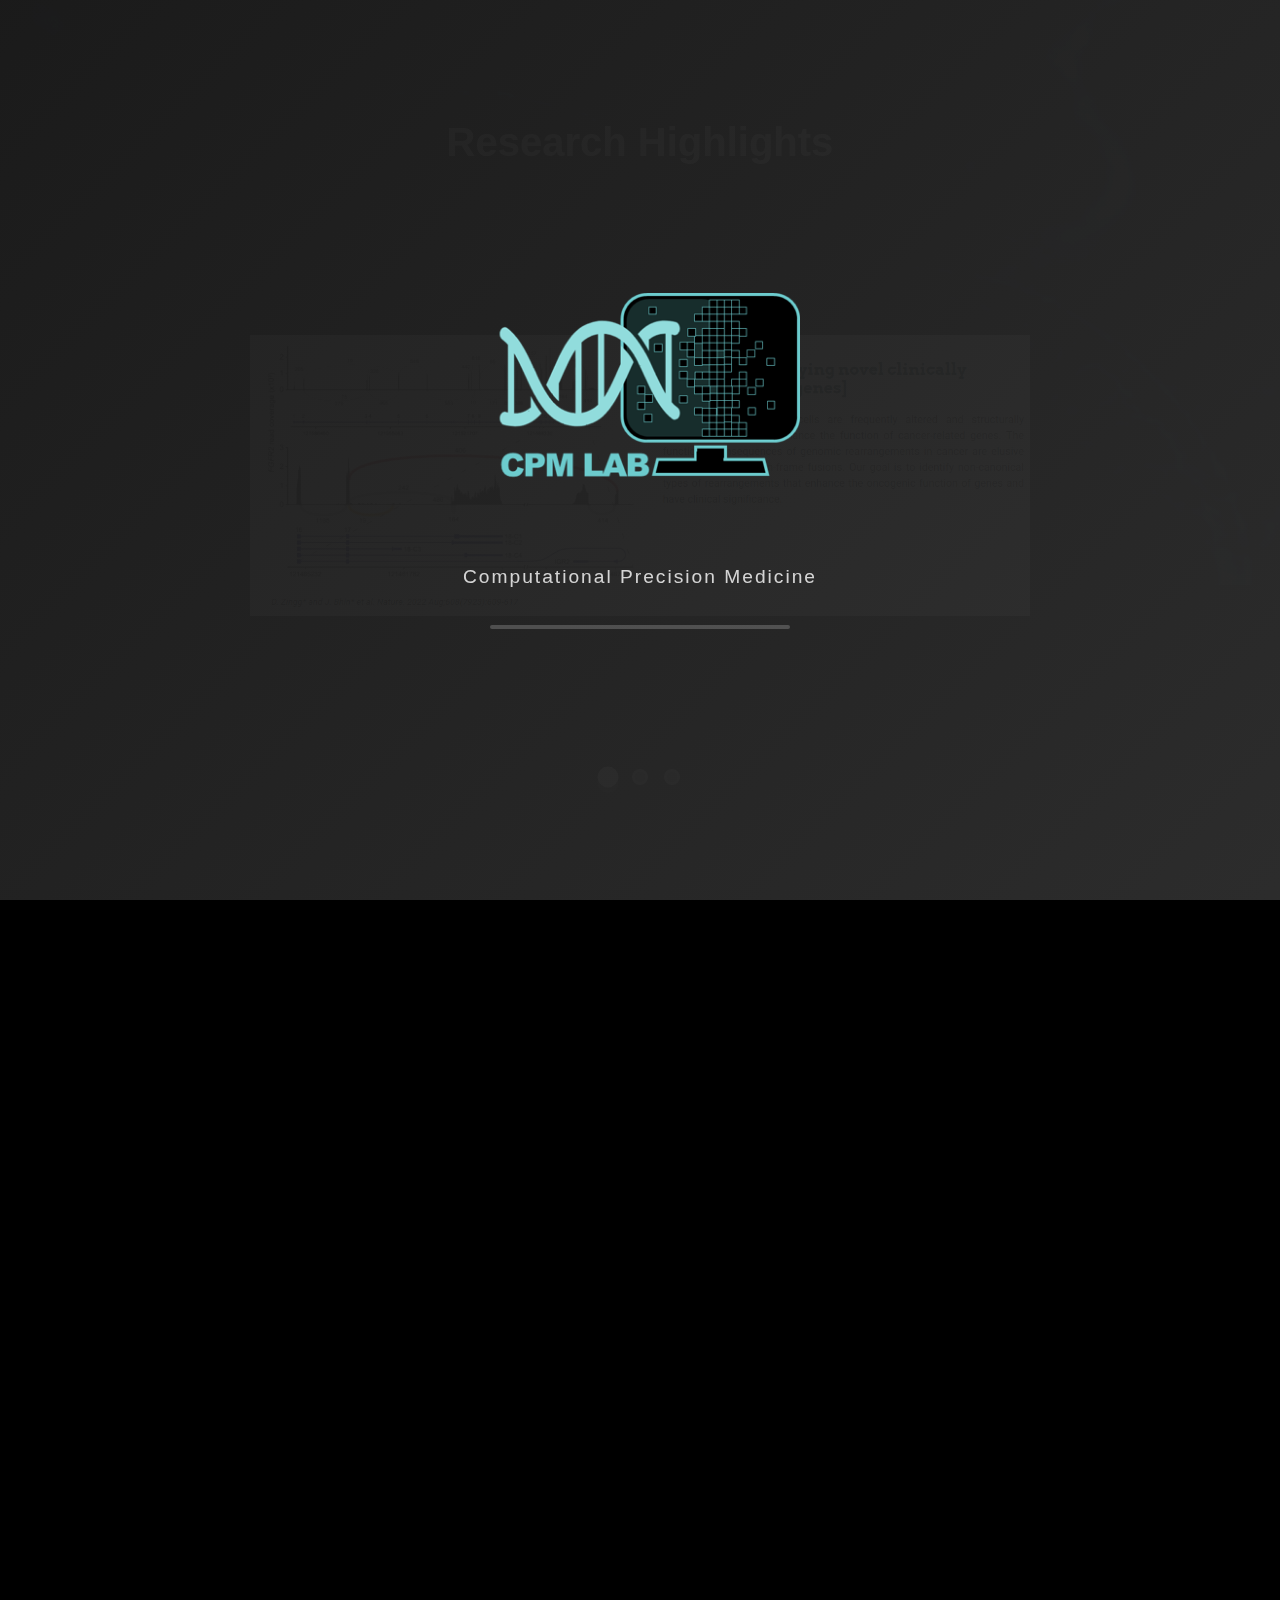
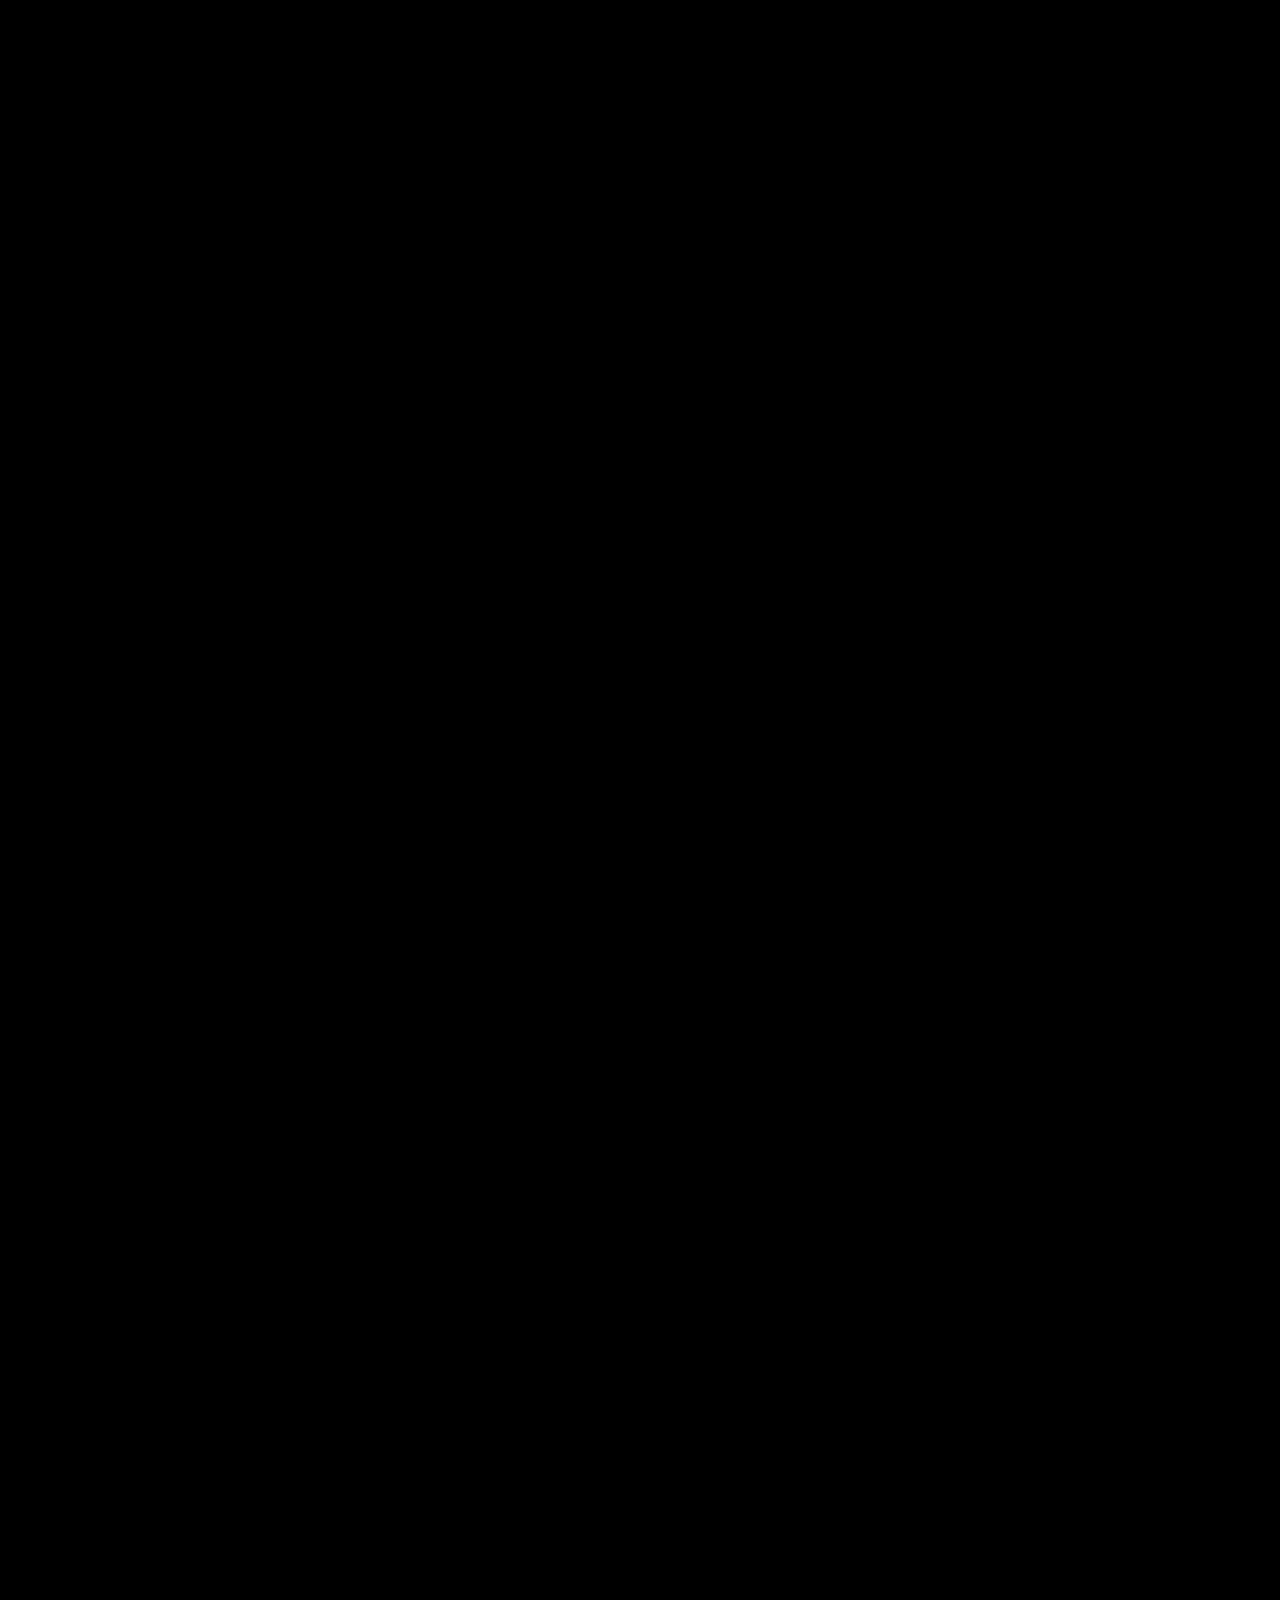
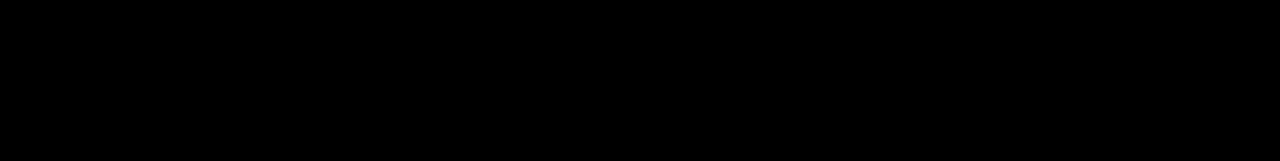
<file: index.html>
<!DOCTYPE html>
<html lang="ko">
<head>
  <meta charset="UTF-8">
  <meta name="viewport" content="width=device-width, initial-scale=1.0">
  <title>CPM - Computational Precision Medicine </title>
  
  <!-- 파비콘 설정 -->
  <link rel="icon" type="image/x-icon" href="images/logo_blue.png">
  <link rel="icon" type="image/png" sizes="32x32" href="images/favicon-32x32.png">
  <link rel="icon" type="image/png" sizes="16x16" href="images/favicon-16x16.png">
  <link rel="apple-touch-icon" sizes="180x180" href="images/apple-touch-icon.png">
  
  <link rel="stylesheet" href="style.css?v=2025012807">
  <link href="https://fonts.googleapis.com/css2?family=Noto+Sans+KR:wght@300;400;500;700&display=swap" rel="stylesheet">
  <!-- AOS 라이브러리 추가 -->
  <link href="https://unpkg.com/aos@2.3.1/dist/aos.css" rel="stylesheet">
</head>
<body>

      <!-- 로딩 오버레이 -->
    <div class="loading-overlay" id="loadingOverlay">
        <div class="loading-content">
            <div class="logo-container">
                <img src="images/logo_blue.png" alt="로고" class="loading-logo" onerror="this.style.display='none'; this.nextElementSibling.style.display='block';">
                <div class="logo-text" style="display: none;">Bhin's Group</div>
                <div class="logo-subtitle">Computational Precision Medicine</div>
            </div>
            
            <div class="loading-bar">
                <div class="loading-progress"></div>
            </div>
            

        </div>
    </div>

    <!-- 헤더 -->
    <header class="site-header">
      <div class="header-container">
        <div class="logo">
          <a href="index.html">
            <img src="images/logo_mini2.png" alt="로고" class="logo-image" onerror="this.style.display='none';">
            <h1>Bhin's group</h1>
          </a>
        </div>
        <nav class="main-nav">
          <ul>
            <li><a href="about.html">About Us</a></li>
            <li><a href="research.html">Research</a></li>
            <li><a href="members.html">Members</a></li>
            <li><a href="publications.html">Publications</a></li>
            <li><a href="news.html">News</a></li>
            <li><a href="lablife.html">Lab Life</a></li>
            <li><a href="contact.html">Contact</a></li>
          </ul>
        </nav>
        
        <!-- 모바일 메뉴 버튼 -->
        <div class="mobile-menu-toggle">
          <span></span>
          <span></span>
          <span></span>
        </div>
        
        <!-- 모바일 드롭다운 메뉴 -->
        <div class="mobile-dropdown">
          <ul>
            <li><a href="about.html">About Us</a></li>
            <li><a href="research.html">Research</a></li>
            <li><a href="members.html">Members</a></li>
            <li><a href="publications.html">Publications</a></li>
            <li><a href="news.html">News</a></li>
            <li><a href="lablife.html">Lab Life</a></li>
            <li><a href="contact.html">Contact</a></li>
          </ul>
        </div>
      </div>
    </header>

  <!-- 메인 배너 슬라이더 -->
  <section class="main-banner-slider" data-aos="fade-up" data-aos-duration="1000">
    <h2 class="banner-title" data-aos="fade-up" data-aos-delay="100">Research Highlights</h2>
    <div class="banner-slides" id="bannerSlider">
      <div class="banner-slide active">
        <img src="images/research_nature.png" alt="Research 1" class="banner-bg-img" onerror="this.style.display='none'; this.nextElementSibling.style.display='flex';">
        <div class="image-placeholder" style="display: none;">Research Image 1</div>

      </div>
      
      <div class="banner-slide">
        <img src="images/research_exp.png" alt="Research 2" class="banner-bg-img" onerror="this.style.display='none'; this.nextElementSibling.style.display='flex';">
        <div class="image-placeholder" style="display: none;">Research Image 2</div>

      </div>
      
      <div class="banner-slide">
        <img src="images/research_cancer_cell.png" alt="Research 3" class="banner-bg-img" onerror="this.style.display='none'; this.nextElementSibling.style.display='flex';">
        <div class="image-placeholder" style="display: none;">Research Image 3</div>

      </div>
    </div>
    
    <!-- 배너 슬라이더 네비게이션 -->
    <div class="banner-nav">
      <div class="banner-dots">
        <span class="banner-dot active" onclick="currentBannerSlide(1)"></span>
        <span class="banner-dot" onclick="currentBannerSlide(2)"></span>
        <span class="banner-dot" onclick="currentBannerSlide(3)"></span>
      </div>
    </div>
  </section>



  <!-- 메인 콘텐츠 -->
  <main class="content">
    <!-- 소개 섹션 -->
    <section id="about" class="about-section" data-aos="fade-up">
      <div class="container">
        <h2 data-aos="fade-up" data-aos-delay="100">About Us</h2>
        <div class="team-grid">
          <div class="team-item" data-aos="fade-up" data-aos-delay="200" onclick="window.location.href='members.html'">
            <div class="team-icon">👨‍🔬</div>
            <h3>Principal Investigator</h3>
            <p>Professor Jinhyuk Bhin</p>
          </div>
          
          <div class="team-item" data-aos="fade-up" data-aos-delay="300" onclick="window.location.href='members.html'">
            <div class="team-icon">🧬</div>
            <h3>Genomics & GWAS</h3>
            <p>Genomics: Sejung Lee, Junghyeok Lim, Sooyeon Park</p>
            <p>GWAS: Hyeonjin Moon</p>
          </div>
          

          
          <div class="team-item" data-aos="fade-up" data-aos-delay="500" onclick="window.location.href='members.html'">
            <div class="team-icon">🔬</div>
            <h3>Single Cell</h3>
            <p>Yoseob Lee, Jebin Lee, Hyungsuk Kim, Jisoo Kim</p>
          </div>
          
          <div class="team-item" data-aos="fade-up" data-aos-delay="600" onclick="window.location.href='members.html'">
            <div class="team-icon">🤖</div>
            <h3>AI Modeling</h3>
            <p>Eunyoung Seo</p>
          </div>
        </div>
      </div>
    </section>



         <!-- 뉴스 섹션 -->
     <section id="news" class="news-section" data-aos="fade-up">
       <div class="container">
         <h2 data-aos="fade-up" data-aos-delay="100">Latest News</h2>
         <div class="news-list">
           <article class="news-item-text" data-aos="fade-up" data-aos-delay="200" onclick="window.location.href='news.html'">
             <h3>[Congratulation] 대학원 대통령 과학 장학생 선정</h3>
             <p>Sejung Lee, Sooyeon Park selected for the students of Presidential Science Fellow for Graduate Studies.</p>
             <span class="date">2025.06.05</span>
           </article>

           <article class="news-item-text" data-aos="fade-up" data-aos-delay="300" onclick="window.location.href='news.html'">
             <h3>[Congratulation] 한국연구재단-과학기술분야 기초연구사업-우수신진연구 과제 선정</h3>
             <p>Prof. Jinhyuk Bhin selected for the National Research Foundation of Korea - Basic Research Projects in Science and Technology - Outstanding New Research Project.</p>
             <span class="date">2024.04.24</span>
           </article>

         </div>
       </div>
     </section>

         <!--  CPM Life 섹션 -->
     <section id="CPM-today" class="CPM-today-section" data-aos="fade-up">
       <div class="container">
         <h2 data-aos="fade-up" data-aos-delay="100">CPM Life</h2>
         <div class="today-grid">
           <div class="today-item" data-aos="fade-up" data-aos-delay="200" onclick="window.location.href='lablife.html'">
             <div class="today-image">
               <img src="images/events/250509.png" alt="스승의 날" class="today-img" onerror="this.style.display='none'; this.nextElementSibling.style.display='flex';">
               <div class="image-placeholder" style="display: none;">스승의 날</div>
             </div>
             <h3>스승의 날</h3>
             <span class="date">2025.05.09</span>
           </div>
           <div class="today-item" data-aos="fade-up" data-aos-delay="300" onclick="window.location.href='lablife.html'">
             <div class="today-image">
               <img src="images/events/241220.png" alt="송년회" class="today-img" onerror="this.style.display='none'; this.nextElementSibling.style.display='flex';">
               <div class="image-placeholder" style="display: none;">송년회</div>
             </div>
             <h3>송년회</h3>
             <span class="date">2024.12.20</span>
           </div>
           <div class="today-item" data-aos="fade-up" data-aos-delay="400" onclick="window.location.href='lablife.html'">
             <div class="today-image">
               <img src="images/events/241023.jpg" alt="KSBI" class="today-img" onerror="this.style.display='none'; this.nextElementSibling.style.display='flex';">
               <div class="image-placeholder" style="display: none;">KSBI</div>
             </div>
             <h3>KSBI</h3>
             <span class="date">2024.10.23~25</span>
           </div>
         </div>
       </div>
     </section>

  </main>

  <!-- 푸터 -->
  <footer class="site-footer" data-aos="fade-up">
    <div class="container">
      <div class="footer-content">
        <div class="footer-logo" data-aos="fade-up" data-aos-delay="100">
          <h3>CPM</h3>
          <p>Computational Precision Medicine Laboratory</p>
          <p>College of Medicine, Yonsei University</p>
          <p>by Professor Jinhyuk Bhin</p>
        </div>
        <div class="footer-links" data-aos="fade-up" data-aos-delay="200">
          <h4>Quick Links</h4>
          <ul>
            <li><a href="#about">About Us</a></li>
            <li><a href="#research">Research</a></li>
            <li><a href="#news">News</a></li>
            <li><a href="#publications">Publications</a></li>
          </ul>
        </div>
        <div class="footer-contact" data-aos="fade-up" data-aos-delay="300">
          <h4>Contact</h4>
          <p>Email: jbhin@yuhs.ac</p>
        </div>
      </div>
      <div class="footer-bottom" data-aos="fade-up" data-aos-delay="400">
        <p>&copy; 2025 Website developed by Sejung. Logo designed by Eunyoung. All rights reserved.</p>
      </div>
    </div>
  </footer>

    <!-- 로딩 스크립트 -->
    <script>
        // 페이지 로드 완료 후 로딩 오버레이 숨김
        window.addEventListener('load', function() {
            const loadingOverlay = document.getElementById('loadingOverlay');
            const siteHeader = document.querySelector('.site-header');
            
            setTimeout(function() {
                // 줌인 애니메이션 시작
                loadingOverlay.classList.add('zoom-out');
                
                // 헤더 표시 (로딩 시작과 동시에)
                siteHeader.classList.add('show');
                
                // 애니메이션 완료 후 오버레이 완전히 숨김
                setTimeout(function() {
                    loadingOverlay.style.display = 'none';
                }, 1000); // 줌아웃 애니메이션 1초 후 숨김
            }, 2000); // 초기 로딩 2초
        });
    </script>
    
    <!-- AOS 라이브러리 스크립트 -->
    <script src="https://unpkg.com/aos@2.3.1/dist/aos.js"></script>
    <script>
        // AOS 초기화
        AOS.init({
            duration: 800,        // 애니메이션 지속 시간 (밀리초)
            easing: 'ease-out',   // 애니메이션 이징
            once: true,           // 한 번만 실행
            offset: 100,          // 트리거 지점 (픽셀)
            delay: 0,             // 지연 시간
            anchorPlacement: 'top-bottom' // 애니메이션 시작 지점
        });
        
        // 현재 페이지 메뉴 활성화
        document.addEventListener('DOMContentLoaded', function() {
            const currentPage = window.location.pathname.split('/').pop() || 'index.html';
            const menuLinks = document.querySelectorAll('.main-nav a');
            
            menuLinks.forEach(link => {
                const href = link.getAttribute('href');
                if (href === currentPage || (currentPage === 'index.html' && href === 'index.html')) {
                    link.classList.add('active');
                }
            });
        });

        // 메인 배너 슬라이더 기능
        let currentBannerIndex = 0;
        const bannerSlides = document.querySelectorAll('.banner-slide');
        const bannerDots = document.querySelectorAll('.banner-dot');
        let bannerInterval;

        function showBannerSlide(index) {
            // 모든 배너 슬라이드와 도트 비활성화
            bannerSlides.forEach(slide => slide.classList.remove('active'));
            bannerDots.forEach(dot => dot.classList.remove('active'));
            
            // 현재 배너 슬라이드와 도트 즉시 활성화
            bannerSlides[index].classList.add('active');
            bannerDots[index].classList.add('active');
        }

        function currentBannerSlide(index) {
            currentBannerIndex = index - 1;
            showBannerSlide(currentBannerIndex);
            resetBannerTimer();
        }

        function resetBannerTimer() {
            clearInterval(bannerInterval);
            startBannerTimer();
        }

        // 타이머 동기화를 위한 함수
        function syncTimer() {
            clearInterval(bannerInterval);
            startBannerTimer();
        }

        function startBannerTimer() {
            bannerInterval = setInterval(() => {
                currentBannerIndex = (currentBannerIndex + 1) % bannerSlides.length;
                showBannerSlide(currentBannerIndex);
            }, 8000); // 5초마다 자동 슬라이드
        }

        // 페이지 로드 시 배너 슬라이더 타이머 시작
        document.addEventListener('DOMContentLoaded', function() {
            startBannerTimer();
            // 배너 도트 클릭 바인딩 (신뢰성 향상)
            const dots = document.querySelectorAll('.banner-dot');
            dots.forEach((dot, idx) => {
                dot.addEventListener('click', function(e) {
                    e.preventDefault();
                    e.stopPropagation();
                    currentBannerSlide(idx + 1);
                });
            });
            
            // 모바일 메뉴 토글 기능
            const mobileToggle = document.querySelector('.mobile-menu-toggle');
            const mobileDropdown = document.querySelector('.mobile-dropdown');
            
            if (mobileToggle && mobileDropdown) {
                mobileToggle.addEventListener('click', function() {
                    mobileDropdown.classList.toggle('active');
                });
                
                // 메뉴 외부 클릭 시 닫기
                document.addEventListener('click', function(e) {
                    if (!mobileToggle.contains(e.target) && !mobileDropdown.contains(e.target)) {
                        mobileDropdown.classList.remove('active');
                    }
                });
            }
        });
    </script>
</body>
</html>
</file>
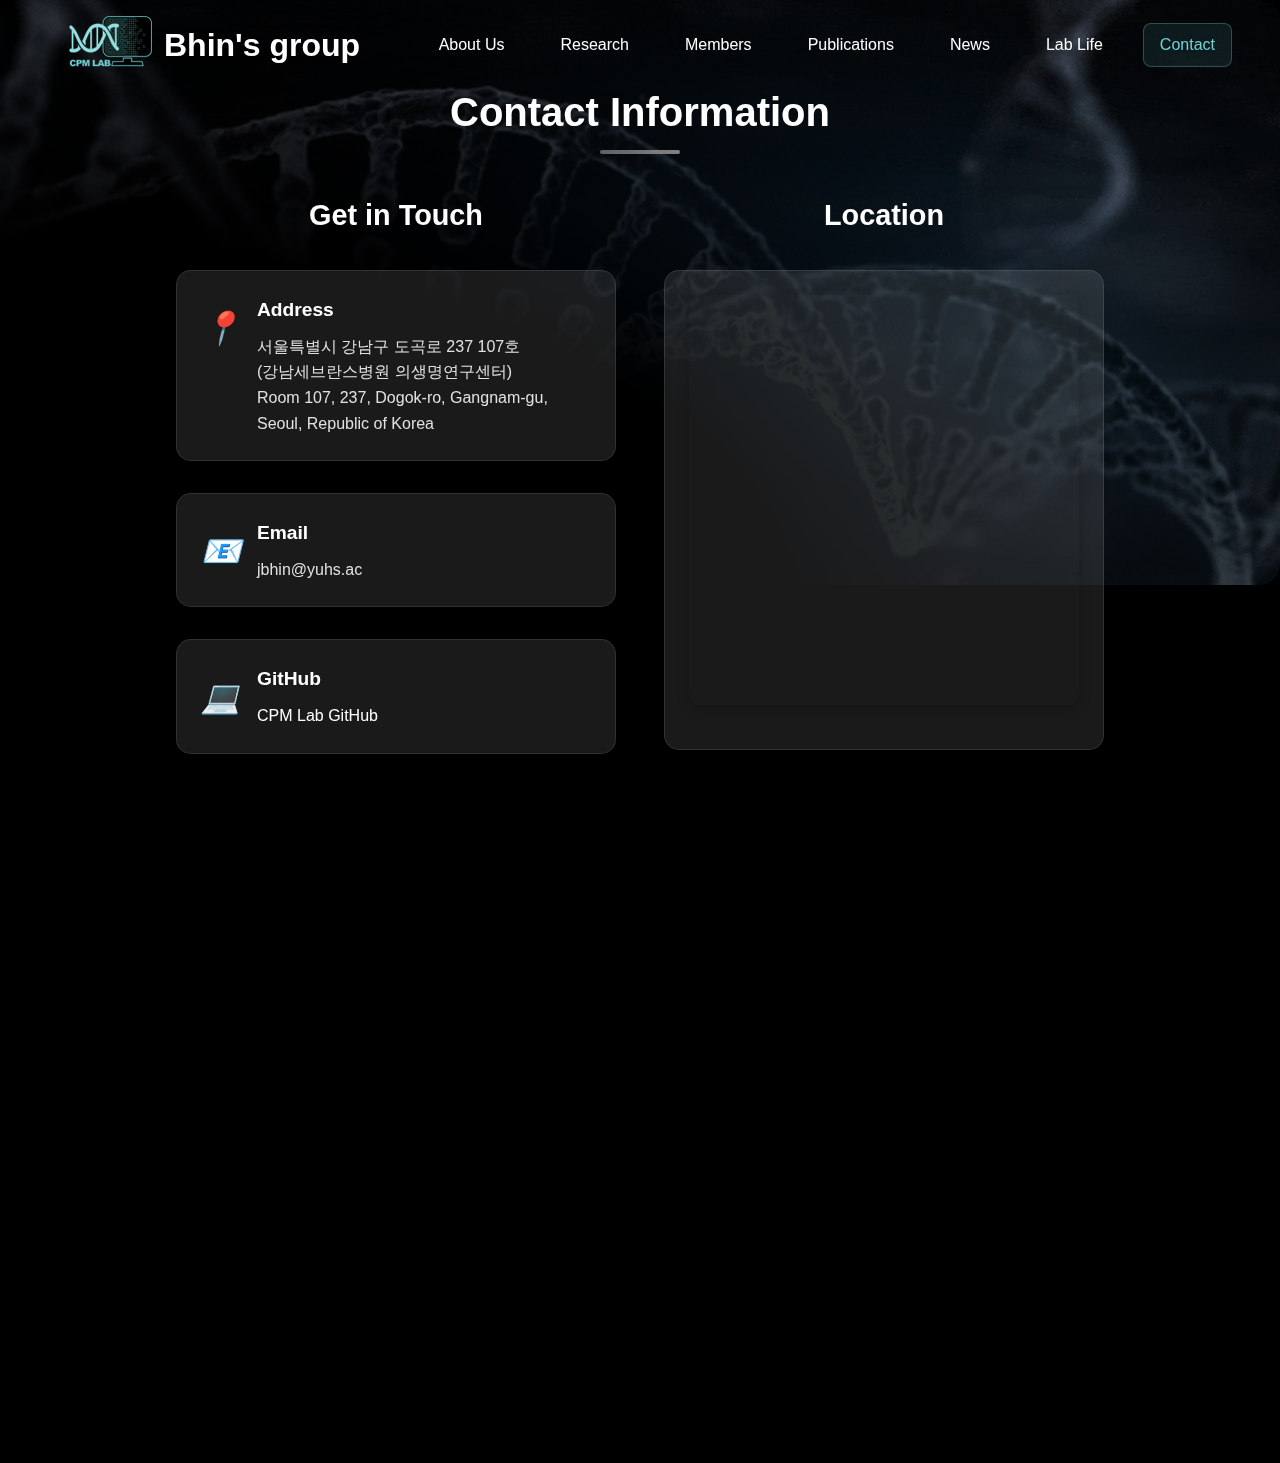
<file: contact.html>
<!DOCTYPE html>
<html lang="ko">
<head>
    <meta charset="UTF-8">
    <meta name="viewport" content="width=device-width, initial-scale=1.0">
    <title>Contact - CPM</title>
    
    <!-- 파비콘 설정 -->
    <link rel="icon" type="image/x-icon" href="images/logo_blue.png">
    <link rel="icon" type="image/png" sizes="32x32" href="images/favicon-32x32.png">
    <link rel="icon" type="image/png" sizes="16x16" href="images/favicon-16x16.png">
    <link rel="apple-touch-icon" sizes="180x180" href="images/apple-touch-icon.png">
    
    <link rel="stylesheet" href="style.css?v=2025012807">
    <link rel="stylesheet" href="subpage.css">
    <link href="https://fonts.googleapis.com/css2?family=Noto+Sans+KR:wght@300;400;500;700&display=swap" rel="stylesheet">
    <link href="https://unpkg.com/aos@2.3.1/dist/aos.css" rel="stylesheet">
</head>
<body>
      <!-- 헤더 -->
  <header class="site-header">
    <div class="header-container">
      <div class="logo">
        <a href="index.html">
          <img src="images/logo_mini2.png" alt="로고" class="logo-image" onerror="this.style.display='none';">
          <h1>Bhin's group</h1>
        </a>
      </div>
            <nav class="main-nav">
                <ul>
                    <li><a href="about.html">About Us</a></li>
                    <li><a href="research.html">Research</a></li>
                    <li><a href="members.html">Members</a></li>
                    <li><a href="publications.html">Publications</a></li>
                    <li><a href="news.html">News</a></li>
                    <li><a href="lablife.html">Lab Life</a></li>
                    <li><a href="contact.html" class="active">Contact</a></li>
                </ul>
            </nav>
            
            <!-- 모바일 메뉴 버튼 -->
            <div class="mobile-menu-toggle">
              <span></span>
              <span></span>
              <span></span>
            </div>
            
            <!-- 모바일 드롭다운 메뉴 -->
            <div class="mobile-dropdown">
              <ul>
                <li><a href="about.html">About Us</a></li>
                <li><a href="research.html">Research</a></li>
                <li><a href="members.html">Members</a></li>
                <li><a href="publications.html">Publications</a></li>
                <li><a href="news.html">News</a></li>
                <li><a href="lablife.html">Lab Life</a></li>
                <li><a href="contact.html">Contact</a></li>
              </ul>
            </div>
        </div>
    </header>


    <!-- 메인 콘텐츠 -->
    <main class="subpage-content" data-aos="fade-up">
        <div class="container">
            <!-- 연락처 정보 섹션 -->
            <section class="contact-info-section" data-aos="fade-up">
                <h2>Contact Information</h2>
                <div class="contact-grid">
                    <div class="contact-details">
                        <h3>Get in Touch</h3>
                        <div class="contact-item">
                            <i class="contact-icon">📍</i>
                            <div>
                                <h4>Address</h4>
                                <p>서울특별시 강남구 도곡로 237 107호 <br> (강남세브란스병원 의생명연구센터)<br>Room 107, 237, Dogok-ro, Gangnam-gu, Seoul, Republic of Korea</p>
                            </div>
                        </div>
                        <div class="contact-item">
                            <i class="contact-icon">📧</i>
                            <div>
                                <h4>Email</h4>
                                <p>jbhin@yuhs.ac</p>
                            </div>
                        </div>
                        <div class="contact-item">
                            <i class="contact-icon">💻</i>
                            <div>
                                <h4>GitHub</h4>
                                <p><a href="https://github.com/CPMlab" target="_blank">CPM Lab GitHub</a></p>
                            </div>
                        </div>
                    </div>
                    <div class="contact-map">
                        <h3>Location</h3>
                        <div class="map-container">
                            <iframe 
                                src="https://www.google.com/maps/embed?pb=!1m18!1m12!1m3!1d3165.6421892766877!2d127.04246067647982!3d37.49444177980739!2m3!1f0!2f0!3f0!3m2!1i1024!2i768!4f15.1!3m3!1m2!1s0x357ca6aa3b23a5a3%3A0xc2a13c8bb2bc66a!2z7Jew7IS47Yq567OE6rCVIOqwleuCqOyEuOu4jOudvOyKpOuztOybkCDrr7jrnpjsnZjtlZnsl7Drta7qtazshLzthLA!5e0!3m2!1sko!2skr!4v1736242234567!5m2!1sko!2skr&gestureHandling=auto&zoom=15" 
                                class="google-map" 
                                allowfullscreen="" 
                                loading="lazy" 
                                referrerpolicy="no-referrer-when-downgrade"
                                title="연세대 강남세브란스병원 미래의학연구센터 위치"
                                style="pointer-events: auto;">
                            </iframe>

                        </div>
                    </div>
                </div>
            </section>
        </div>
    </main>


    <!-- 페이지 헤더 -->
    <section class="page-header compact-header" data-aos="fade-up">
        <div class="container">
            <p data-aos="fade-up" data-aos-delay="200">We are actively seeking out brilliant and highly motivated Ph.D. candidates who are interested in multiomics-driven precision oncology. If you want to join our group, please send your CV to jbhin@yuhs.ac</p>
        </div>
    </section>



    <!-- 푸터 -->
    <footer class="site-footer" data-aos="fade-up">
        <div class="container">
            <div class="footer-content">
                <div class="footer-logo" data-aos="fade-up" data-aos-delay="100">
                    <h3>CPM</h3>
                    <p>Computational Precision Medicine Laboratory</p>
                    <p>College of Medicine, Yonsei University</p>
                    <p>by Professor Jinhyuk Bhin</p>
                </div>
                <div class="footer-links" data-aos="fade-up" data-aos-delay="200">
                    <h4>Quick Links</h4>
                    <ul>
                        <li><a href="#about">About Us</a></li>
                        <li><a href="#research">Research</a></li>
                        <li><a href="#news">News</a></li>
                        <li><a href="#publications">Publications</a></li>
                    </ul>
                </div>
                <div class="footer-contact" data-aos="fade-up" data-aos-delay="300">
                    <h4>Contact</h4>
                    <p>Email: jbhin@yuhs.ac</p>
                </div>
            </div>
            <div class="footer-bottom" data-aos="fade-up" data-aos-delay="400">
                <p>&copy; 2025 Website developed by Sejung. Logo designed by Eunyoung. All rights reserved.</p>
            </div>
        </div>
    </footer>
    <script src="https://unpkg.com/aos@2.3.1/dist/aos.js"></script>
    <script>
      AOS.init({ duration: 800, easing: 'ease-out', once: true, offset: 100 });
    </script>
    <script>
      // 모바일 메뉴 토글
      document.addEventListener('DOMContentLoaded', function() {
        const mobileToggle = document.querySelector('.mobile-menu-toggle');
        const mobileDropdown = document.querySelector('.mobile-dropdown');
        if (mobileToggle && mobileDropdown) {
          mobileToggle.addEventListener('click', function(e) {
            e.stopPropagation();
            mobileDropdown.classList.toggle('active');
          });
          document.addEventListener('click', function(e) {
            if (!mobileDropdown.contains(e.target) && !mobileToggle.contains(e.target)) {
              mobileDropdown.classList.remove('active');
            }
          });
        }
      });
    </script>
</body>
</html>
</file>
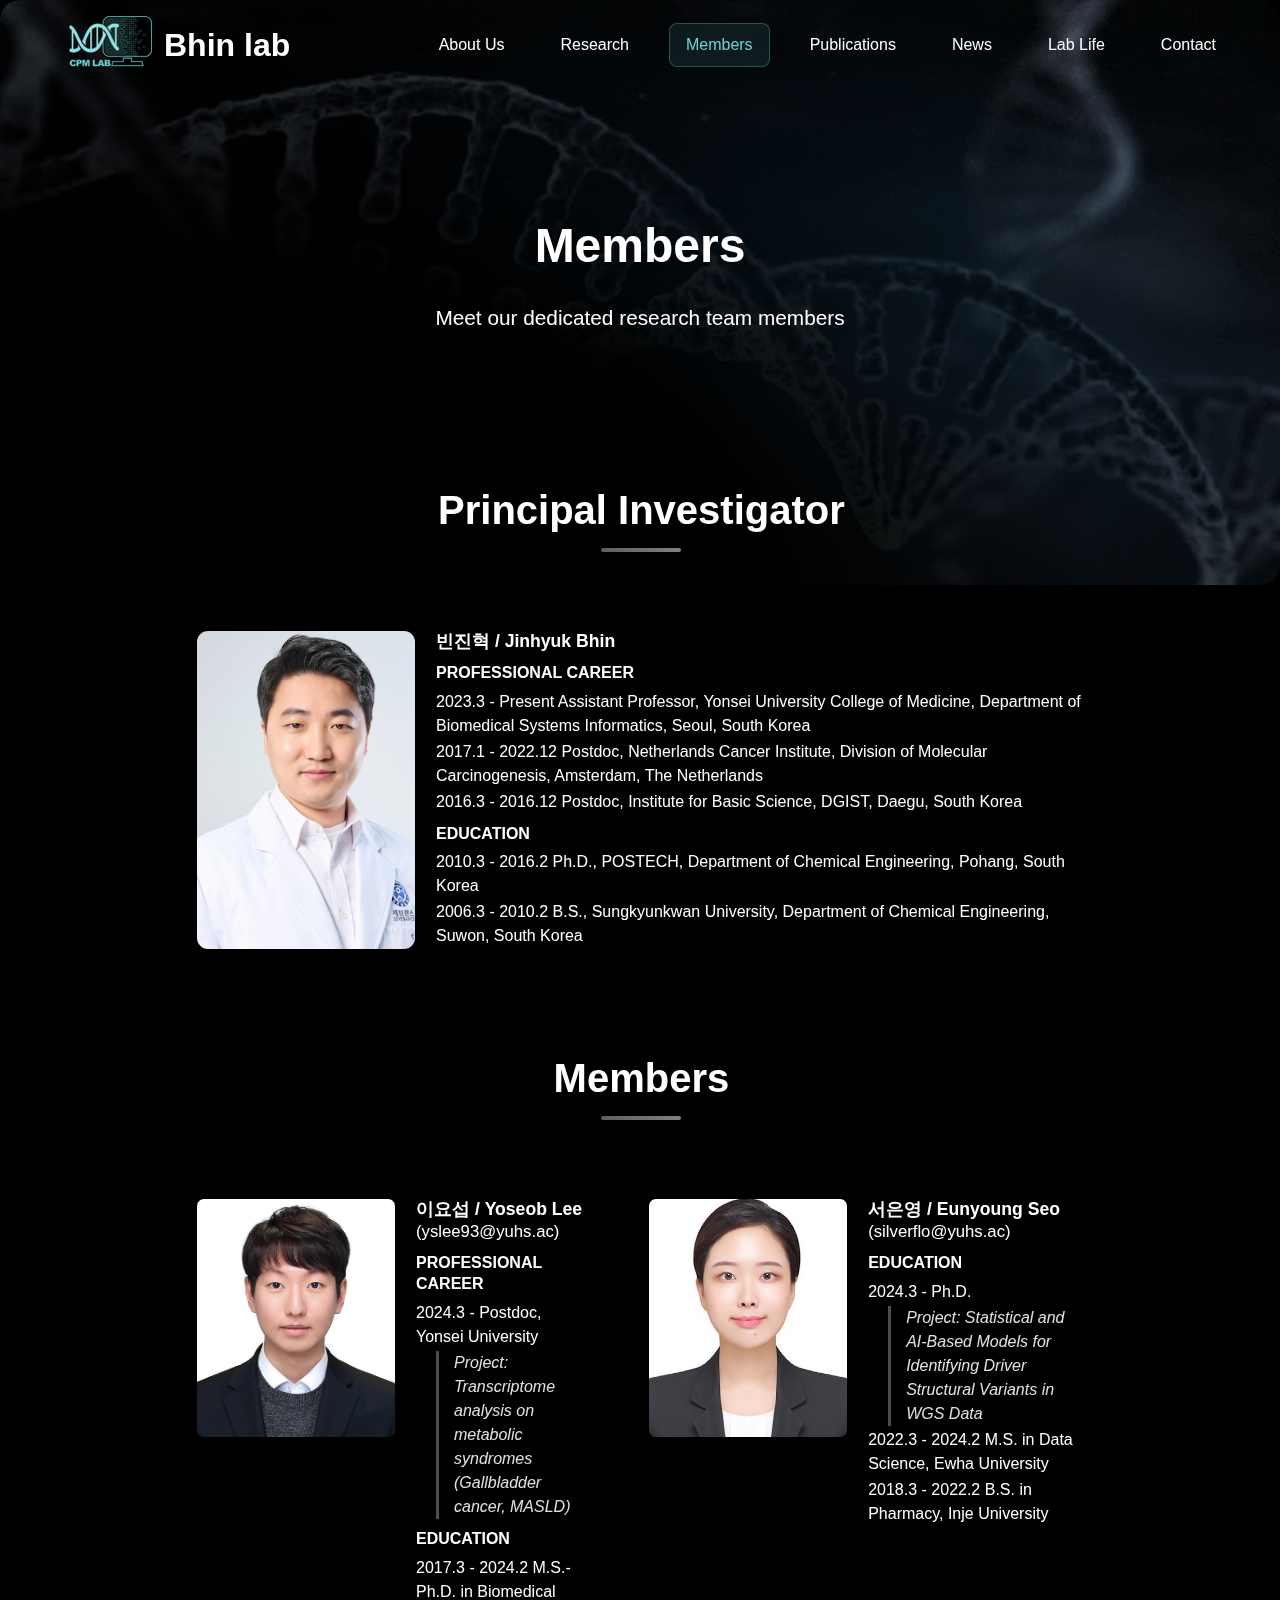
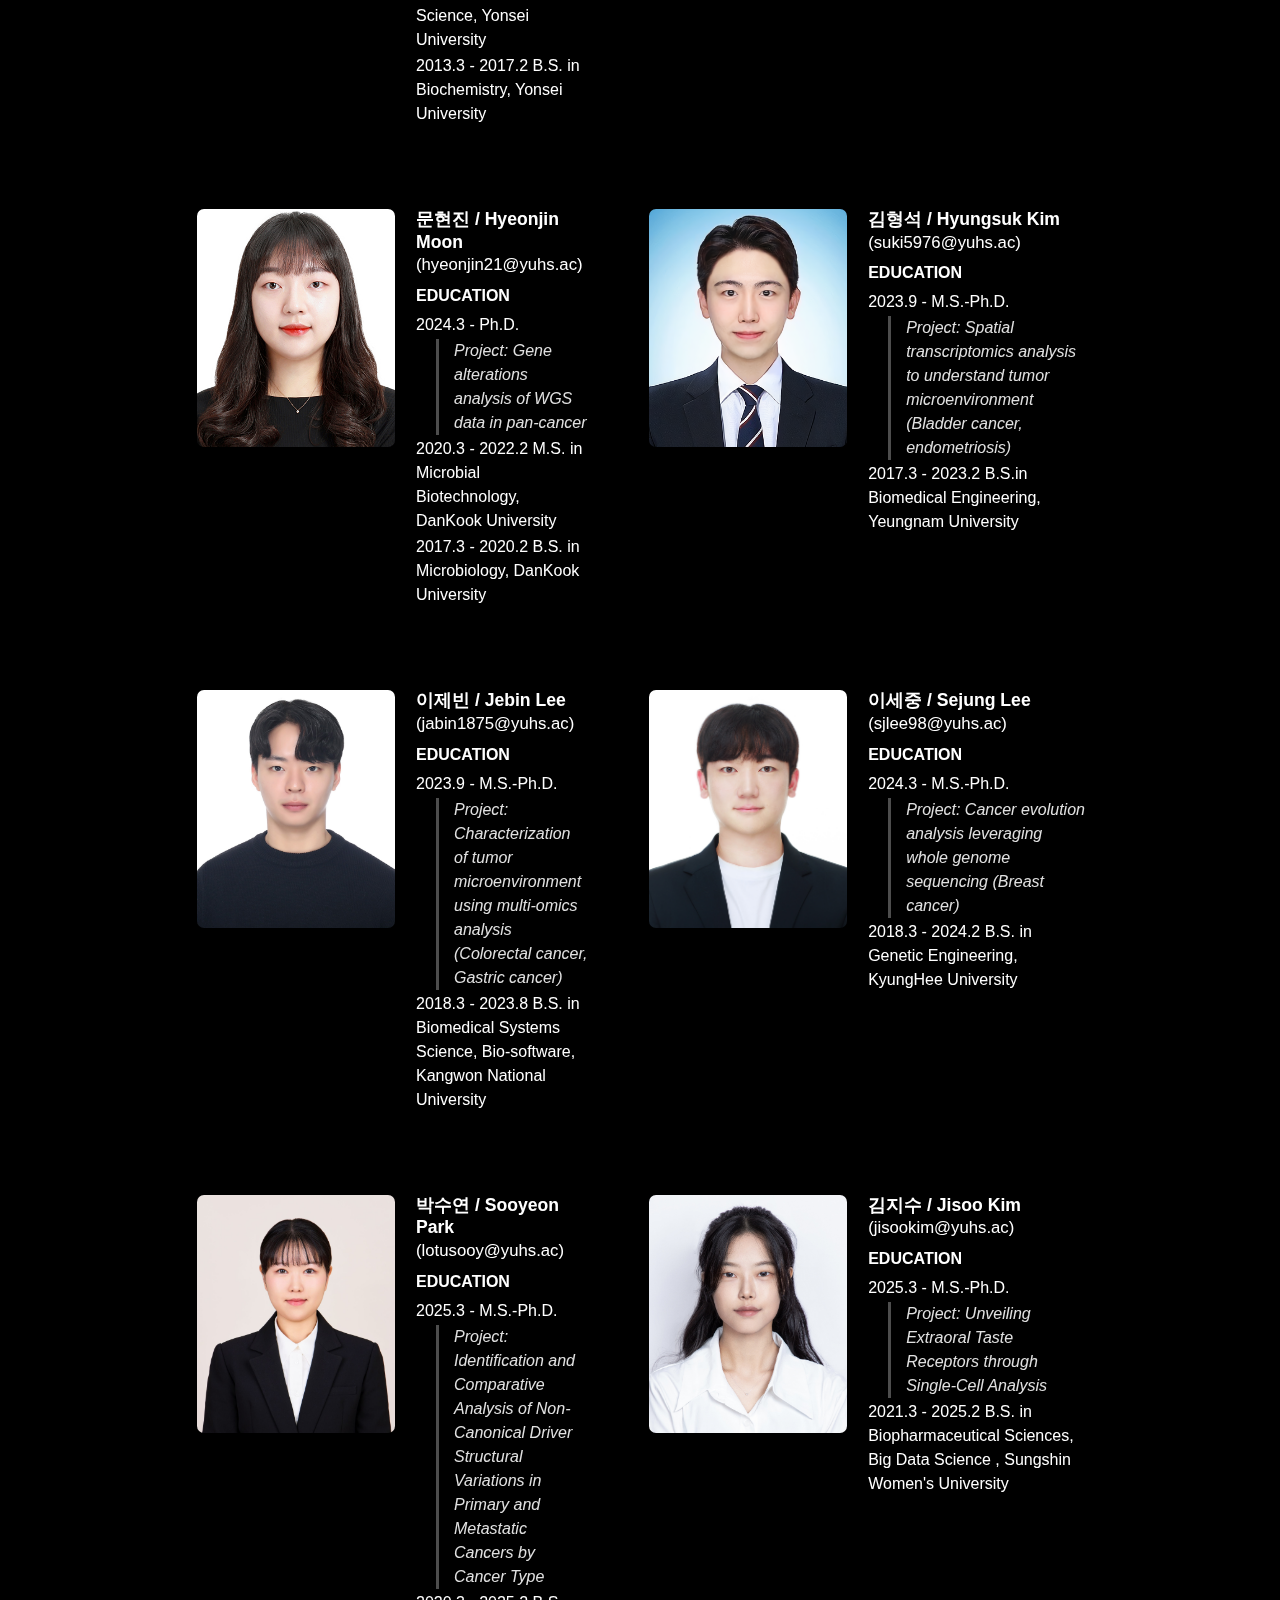
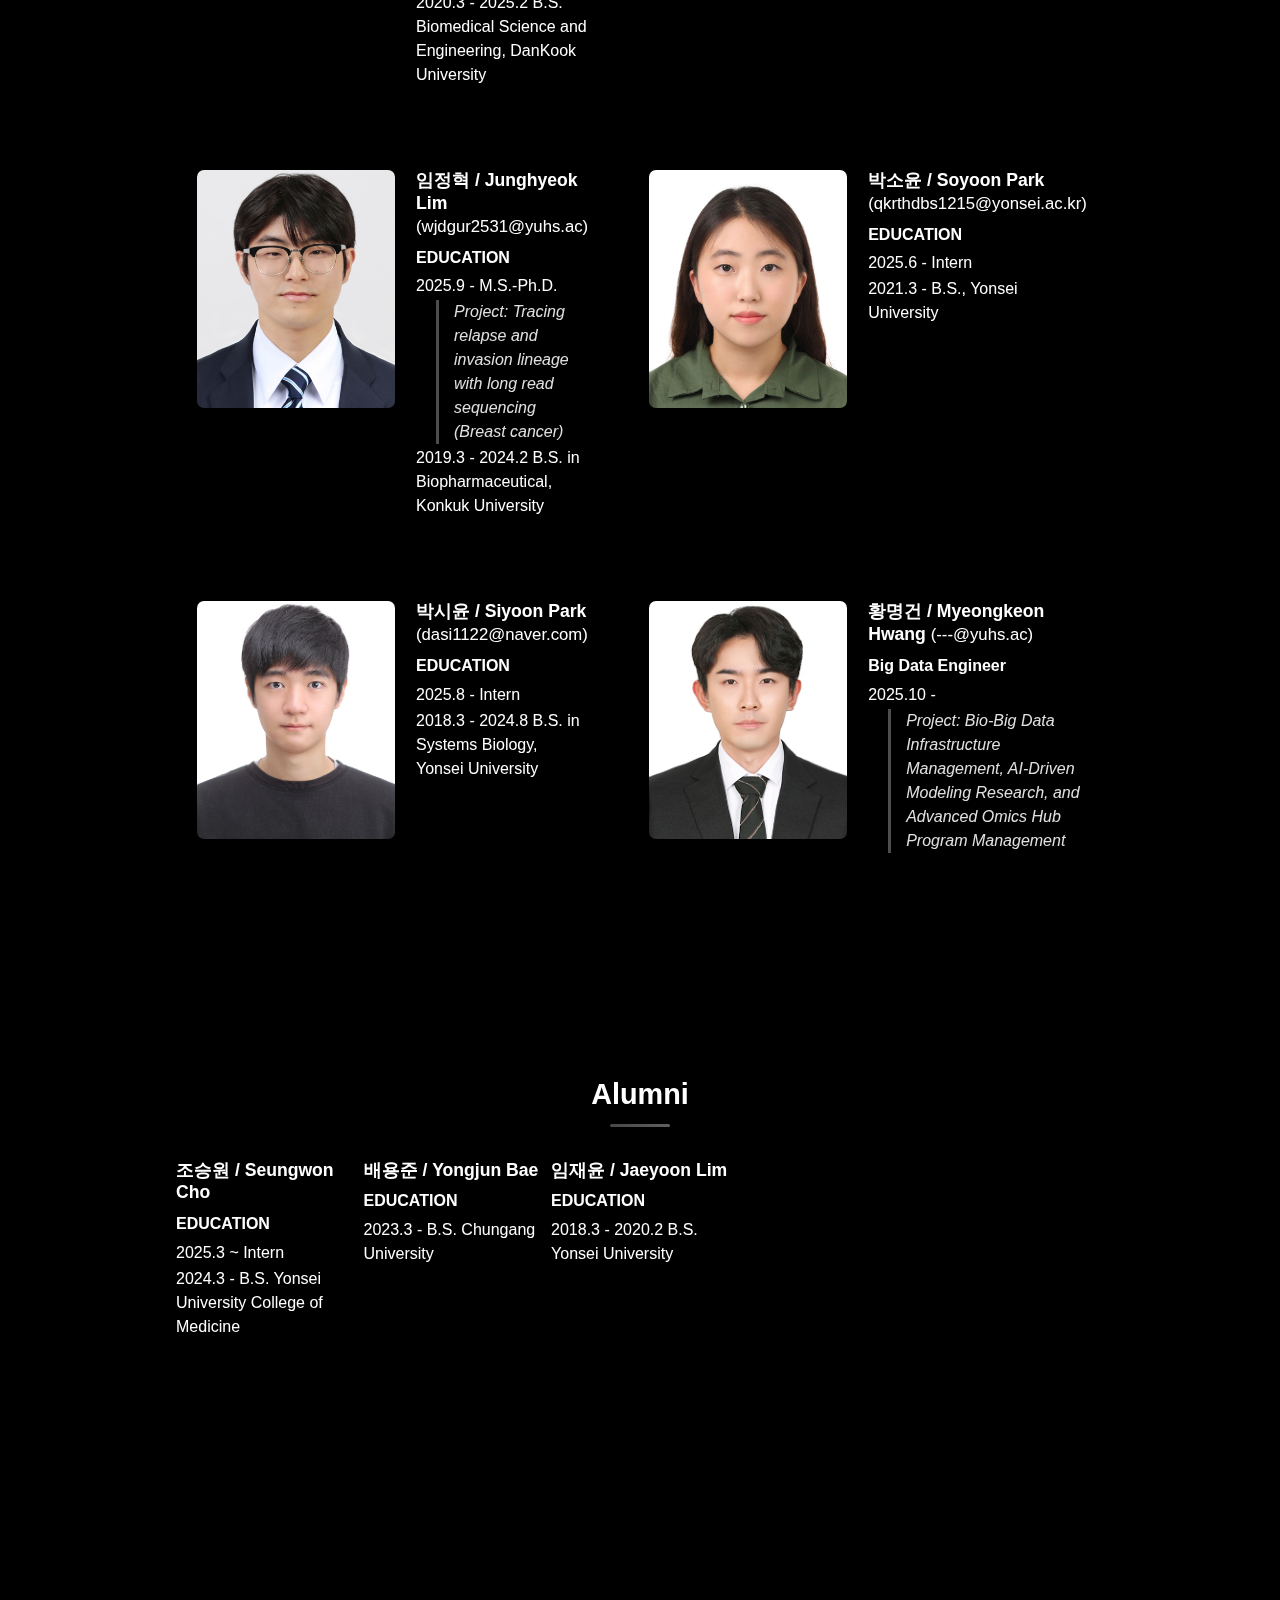
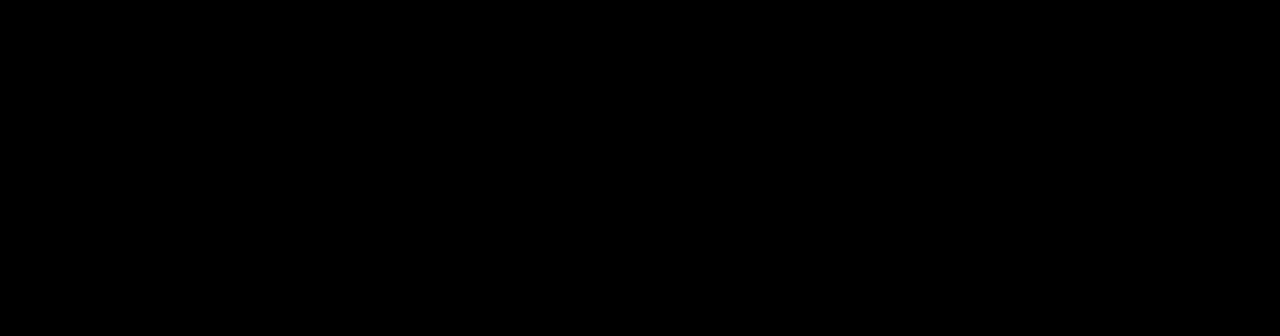
<file: members.html>
<!DOCTYPE html>
<html lang="ko">
<head>
    <meta charset="UTF-8">
    <meta name="viewport" content="width=device-width, initial-scale=1.0">
    <title>Members - CPM</title>
    
    <!-- 파비콘 설정 -->
    <link rel="icon" type="image/x-icon" href="images/logo_blue.png">
    <link rel="icon" type="image/png" sizes="32x32" href="images/favicon-32x32.png">
    <link rel="icon" type="image/png" sizes="16x16" href="images/favicon-16x16.png">
    <link rel="apple-touch-icon" sizes="180x180" href="images/apple-touch-icon.png">
    
    <link rel="stylesheet" href="style.css?v=2025012807">
    <link rel="stylesheet" href="subpage.css">
    <link href="https://fonts.googleapis.com/css2?family=Noto+Sans+KR:wght@300;400;500;700&display=swap" rel="stylesheet">
    <link href="https://unpkg.com/aos@2.3.1/dist/aos.css" rel="stylesheet">
</head>
<body>
      <!-- 헤더 -->
  <header class="site-header">
    <div class="header-container">
      <div class="logo">
        <a href="index.html">
          <img src="images/logo_mini2.png" alt="로고" class="logo-image" onerror="this.style.display='none';">
          <h1>Bhin lab</h1>
        </a>
      </div>
            <nav class="main-nav">
                <ul>
                    <li><a href="about.html">About Us</a></li>
                    <li><a href="research.html">Research</a></li>
                    <li><a href="members.html" class="active">Members</a></li>
                    <li><a href="publications.html">Publications</a></li>
                    <li><a href="news.html">News</a></li>
                    <li><a href="lablife.html">Lab Life</a></li>
                    <li><a href="contact.html">Contact</a></li>
                </ul>
            </nav>
            
            <!-- 모바일 메뉴 버튼 -->
            <div class="mobile-menu-toggle">
              <span></span>
              <span></span>
              <span></span>
            </div>
            
            <!-- 모바일 드롭다운 메뉴 -->
            <div class="mobile-dropdown">
              <ul>
                <li><a href="about.html">About Us</a></li>
                <li><a href="research.html">Research</a></li>
                <li><a href="members.html">Members</a></li>
                <li><a href="publications.html">Publications</a></li>
                <li><a href="news.html">News</a></li>
                <li><a href="lablife.html">Lab Life</a></li>
                <li><a href="contact.html">Contact</a></li>
              </ul>
            </div>
        </div>
    </header>

    <!-- 페이지 헤더 -->
    <section class="page-header" data-aos="fade-up">
        <div class="container">
            <h1 data-aos="fade-up" data-aos-delay="100">Members</h1>
            <p data-aos="fade-up" data-aos-delay="200">Meet our dedicated research team members</p>
        </div>
    </section>

    <!-- 메인 콘텐츠 -->
    <main class="subpage-content" data-aos="fade-up">
        <div class="container">
            <section class="members-list">
                <h2>Principal Investigator</h2>

                <div class="member-card">
                    <div class="member-photo">
                        <img src="images/jinhyukbhin.png" alt="Jinhyuk Bhin" class="member-img pi-img" onerror="this.style.display='none';">
                    </div>
                    <div class="member-info">
                        <h3>빈진혁 / Jinhyuk Bhin</h3>
                        <h4>PROFESSIONAL CAREER</h4>
                        <p>2023.3 - Present Assistant Professor, Yonsei University College of Medicine, Department of Biomedical Systems Informatics, Seoul, South Korea</p>
                        <p>2017.1 - 2022.12 Postdoc, Netherlands Cancer Institute, Division of Molecular Carcinogenesis, Amsterdam, The Netherlands</p>
                        <p>2016.3 - 2016.12 Postdoc, Institute for Basic Science, DGIST, Daegu, South Korea</p>
                        <h4>EDUCATION</h4>
                        <p>2010.3 - 2016.2 Ph.D., POSTECH, Department of Chemical Engineering, Pohang, South Korea</p>
                        <p>2006.3 - 2010.2 B.S., Sungkyunkwan University, Department of Chemical Engineering, Suwon, South Korea</p>
                    </div>
                </div>

                <h2>Members</h2>

                <div class="member-card">
                    <div class="member-photo">
                        <img src="images/yoseoblee.png" alt="Yoseob Lee" class="member-img" onerror="this.style.display='none';">
                    </div>
                    <div class="member-info">
                        <h3>이요섭 / Yoseob Lee <span class="email">(yslee93@yuhs.ac)</span></h3>
                        <h4>PROFESSIONAL CAREER</h4>
                        <p>2024.3 - Postdoc, Yonsei University</p>
                        <p class="project">Project: Transcriptome analysis on metabolic syndromes (Gallbladder cancer, MASLD)</p>
                        <h4>EDUCATION</h4>
                        <p>2017.3 - 2024.2 M.S.-Ph.D. in Biomedical Science, Yonsei University</p>
                        <p>2013.3 - 2017.2 B.S. in Biochemistry, Yonsei University</p>
                    </div>
                </div>

                <div class="member-card">
                    <div class="member-photo">
                        <img src="images/Eunyoungseo.jpg" alt="Eunyoung Seo" class="member-img" onerror="this.style.display='none';">
                    </div>
                    <div class="member-info">
                        <h3>서은영 / Eunyoung Seo <span class="email">(silverflo@yuhs.ac)</span></h3>
                        <h4>EDUCATION</h4>
                        <p>2024.3 - Ph.D. </p>
                        <p class="project">Project: Statistical and AI-Based Models for Identifying Driver Structural Variants in WGS Data</p>
                        <p>2022.3 - 2024.2 M.S. in Data Science, Ewha University</p>
                        <p>2018.3 - 2022.2 B.S. in Pharmacy, Inje University</p>
                    </div>
                </div>

                <div class="member-card">
                    <div class="member-photo">
                        <img src="images/hyeonjinmoon.png" alt="Hyeonjin Moon" class="member-img" onerror="this.style.display='none';">
                    </div>
                    <div class="member-info">
                        <h3>문현진 / Hyeonjin Moon <span class="email">(hyeonjin21@yuhs.ac)</span></h3>
                        <h4>EDUCATION</h4>
                        <p>2024.3 - Ph.D. </p>
                        <p class="project">Project: Gene alterations analysis of WGS data in pan-cancer</p>
                        <p>2020.3 - 2022.2 M.S. in Microbial Biotechnology, DanKook University</p>
                        <p>2017.3 - 2020.2 B.S. in Microbiology, DanKook University</p>
                    </div>
                </div>

                <div class="member-card">
                    <div class="member-photo">
                        <img src="images/hyungsukkim.png" alt="Hyungsuk Kim" class="member-img" onerror="this.style.display='none';">
                    </div>
                    <div class="member-info">
                        <h3>김형석 / Hyungsuk Kim <span class="email">(suki5976@yuhs.ac)</span></h3>
                        <h4>EDUCATION</h4>
                        <p>2023.9 - M.S.-Ph.D.</p>
                        <p class="project">Project: Spatial transcriptomics analysis to understand tumor microenvironment (Bladder cancer, endometriosis)</p>
                        <p>2017.3 - 2023.2 B.S.in Biomedical Engineering, Yeungnam University</p>
                    </div>
                </div>

                <div class="member-card">
                    <div class="member-photo">
                        <img src="images/jebinlee.jpg" alt="Jebin Lee" class="member-img" onerror="this.style.display='none';">
                    </div>
                    <div class="member-info">
                        <h3>이제빈 / Jebin Lee <span class="email">(jabin1875@yuhs.ac)</span></h3>
                        <h4>EDUCATION</h4>
                        <p>2023.9 - M.S.-Ph.D.</p>
                        <p class="project">Project: Characterization of tumor microenvironment using multi-omics analysis (Colorectal cancer, Gastric cancer)</p>
                        <p>2018.3 - 2023.8 B.S. in Biomedical Systems Science, Bio-software, Kangwon National University</p>
                    </div>
                </div>

                <div class="member-card">
                    <div class="member-photo">
                        <img src="images/sejunglee.png" alt="Sejung Lee" class="member-img" onerror="this.style.display='none';">
                    </div>
                    <div class="member-info">
                        <h3>이세중 / Sejung Lee <span class="email">(sjlee98@yuhs.ac)</span></h3>
                        <h4>EDUCATION</h4>
                        <p>2024.3 - M.S.-Ph.D.</p>
                        <p class="project">Project: Cancer evolution analysis leveraging whole genome sequencing (Breast cancer)</p>
                        <p>2018.3 - 2024.2 B.S. in Genetic Engineering, KyungHee University</p>
                    </div>
                </div>

                <div class="member-card">
                    <div class="member-photo">
                        <img src="images/sooyeonpark.jpg" alt="Sooyeon Park" class="member-img" onerror="this.style.display='none';">
                    </div>
                    <div class="member-info">
                        <h3>박수연 / Sooyeon Park <span class="email">(lotusooy@yuhs.ac)</span></h3>
                        <h4>EDUCATION</h4>
                        <p>2025.3 - M.S.-Ph.D.</p>
                        <p class="project">Project: Identification and Comparative Analysis of Non-Canonical Driver Structural Variations in Primary and Metastatic Cancers by Cancer Type</p>
                        <p>2020.3 - 2025.2 B.S. Biomedical Science and Engineering, DanKook University</p>
                    </div>
                </div>

                <div class="member-card">
                    <div class="member-photo">
                        <img src="images/jisookim.png" alt="Jisoo Kim" class="member-img" onerror="this.style.display='none';">
                    </div>
                    <div class="member-info">
                        <h3>김지수 / Jisoo Kim <span class="email">(jisookim@yuhs.ac)</span></h3>
                        <h4>EDUCATION</h4>
                        <p>2025.3 - M.S.-Ph.D.</p>
                        <p class="project">Project: Unveiling Extraoral Taste Receptors through Single-Cell Analysis</p>
                        <p>2021.3 - 2025.2 B.S. in Biopharmaceutical Sciences, Big Data Science , Sungshin Women's University</p>
                    </div>
                </div>

                <div class="member-card">
                    <div class="member-photo">
                        <img src="images/junghyuklim.png" alt="Junghyeok Lim" class="member-img" onerror="this.style.display='none';">
                    </div>
                    <div class="member-info">
                        <h3>임정혁 / Junghyeok Lim <span class="email">(wjdgur2531@yuhs.ac)</span></h3>
                        <h4>EDUCATION</h4>
                        <p>2025.9 - M.S.-Ph.D.</p>
                        <p class="project">Project: Tracing relapse and invasion lineage with long read sequencing (Breast cancer)</p>
                        <p>2019.3 - 2024.2 B.S. in Biopharmaceutical, Konkuk University</p>
                    </div>
                </div>

                <div class="member-card">
                    <div class="member-photo">
                        <img src="images/soyoonpark.jpg" alt="Soyoon Park" class="member-img" onerror="this.style.display='none';">
                    </div>
                    <div class="member-info">
                        <h3>박소윤 / Soyoon Park <span class="email">(qkrthdbs1215@yonsei.ac.kr)</span></h3>
                        <h4>EDUCATION</h4>
                        <p>2025.6 - Intern</p>
                        <p>2021.3 - B.S., Yonsei University</p>
                    </div>
                </div>


                <div class="member-card">
                    <div class="member-photo">
                        <img src="images/siyoonpark.jpeg" alt="Siyoon Park" class="member-img" onerror="this.style.display='none';">
                    </div>
                    <div class="member-info">
                        <h3>박시윤 / Siyoon Park <span class="email">(dasi1122@naver.com)</span></h3>
                        <h4>EDUCATION</h4>
                        <p>2025.8 - Intern</p>
                        <p>2018.3 - 2024.8 B.S. in Systems Biology, Yonsei University</p>
                    </div>
                </div>

                <div class="member-card">
                    <div class="member-photo">
                        <img src="images/myeongkeon.jpg" alt="Myeongkeon Hwang" class="member-img" onerror="this.style.display='none';">
                    </div>
                    <div class="member-info">
                        <h3>황명건 / Myeongkeon Hwang <span class="email">(---@yuhs.ac)</span></h3>
                        <h4>Big Data Engineer</h4>
                        <p>2025.10 - </p>
                        <p class="project">Project: Bio-Big Data Infrastructure Management, AI-Driven Modeling Research, and Advanced Omics Hub Program Management</p>
                    </div>
                </div>

            </section>
        </div>
        
        <section class="alumni-section">
            <h2>Alumni</h2>

            <div class="member-card">
                    <div class="member-info">
                        <h3>조승원 / Seungwon Cho </h3>
                        <h4>EDUCATION</h4>
                        <p>2025.3 ~ Intern</p>
                        <p>2024.3 - B.S. Yonsei University College of Medicine</p>
                    </div>
                </div>

                <div class="member-card">
                    <div class="member-info">
                        <h3>배용준 / Yongjun Bae</h3>
                        <h4>EDUCATION</h4>
                        <p>2023.3 - B.S. Chungang University</p>
                    </div>
                </div>

                            <div class="member-card">
                <div class="member-info">
                    <h3>임재윤 / Jaeyoon Lim</h3>
                    <h4>EDUCATION</h4>
                    <p>2018.3 - 2020.2 B.S. Yonsei University</p>
                </div>        
            </div>
        </section>        
    </main>

    <!-- 푸터 -->
    <footer class="site-footer" data-aos="fade-up">
        <div class="container">
            <div class="footer-content">
                <div class="footer-logo" data-aos="fade-up" data-aos-delay="100">
                    <h3>CPM</h3>
                    <p>Computational Precision Medicine Laboratory</p>
                    <p>College of Medicine, Yonsei University</p>
                    <p>by Professor Jinhyuk Bhin</p>
                </div>
                <div class="footer-links" data-aos="fade-up" data-aos-delay="200">
                    <h4>Quick Links</h4>
                    <ul>
                        <li><a href="#about">About Us</a></li>
                        <li><a href="#research">Research</a></li>
                        <li><a href="#news">News</a></li>
                        <li><a href="#publications">Publications</a></li>
                    </ul>
                </div>
                <div class="footer-contact" data-aos="fade-up" data-aos-delay="300">
                    <h4>Contact</h4>
                    <p>Email: jbhin@yuhs.ac</p>
                </div>
            </div>
            <div class="footer-bottom" data-aos="fade-up" data-aos-delay="400">
                <p>&copy; 2025 Website developed by Sejung. Logo designed by Eunyoung. All rights reserved.</p>
            </div>
        </div>
    </footer>
    <script src="https://unpkg.com/aos@2.3.1/dist/aos.js"></script>
    <script>
      AOS.init({ duration: 800, easing: 'ease-out', once: true, offset: 100 });
    </script>
    <script>
      // 모바일 메뉴 토글
      document.addEventListener('DOMContentLoaded', function() {
        const mobileToggle = document.querySelector('.mobile-menu-toggle');
        const mobileDropdown = document.querySelector('.mobile-dropdown');
        if (mobileToggle && mobileDropdown) {
          mobileToggle.addEventListener('click', function(e) {
            e.stopPropagation();
            mobileDropdown.classList.toggle('active');
          });
          document.addEventListener('click', function(e) {
            if (!mobileDropdown.contains(e.target) && !mobileToggle.contains(e.target)) {
              mobileDropdown.classList.remove('active');
            }
          });
        }
      });
    </script>
</body>
</html>
</file>
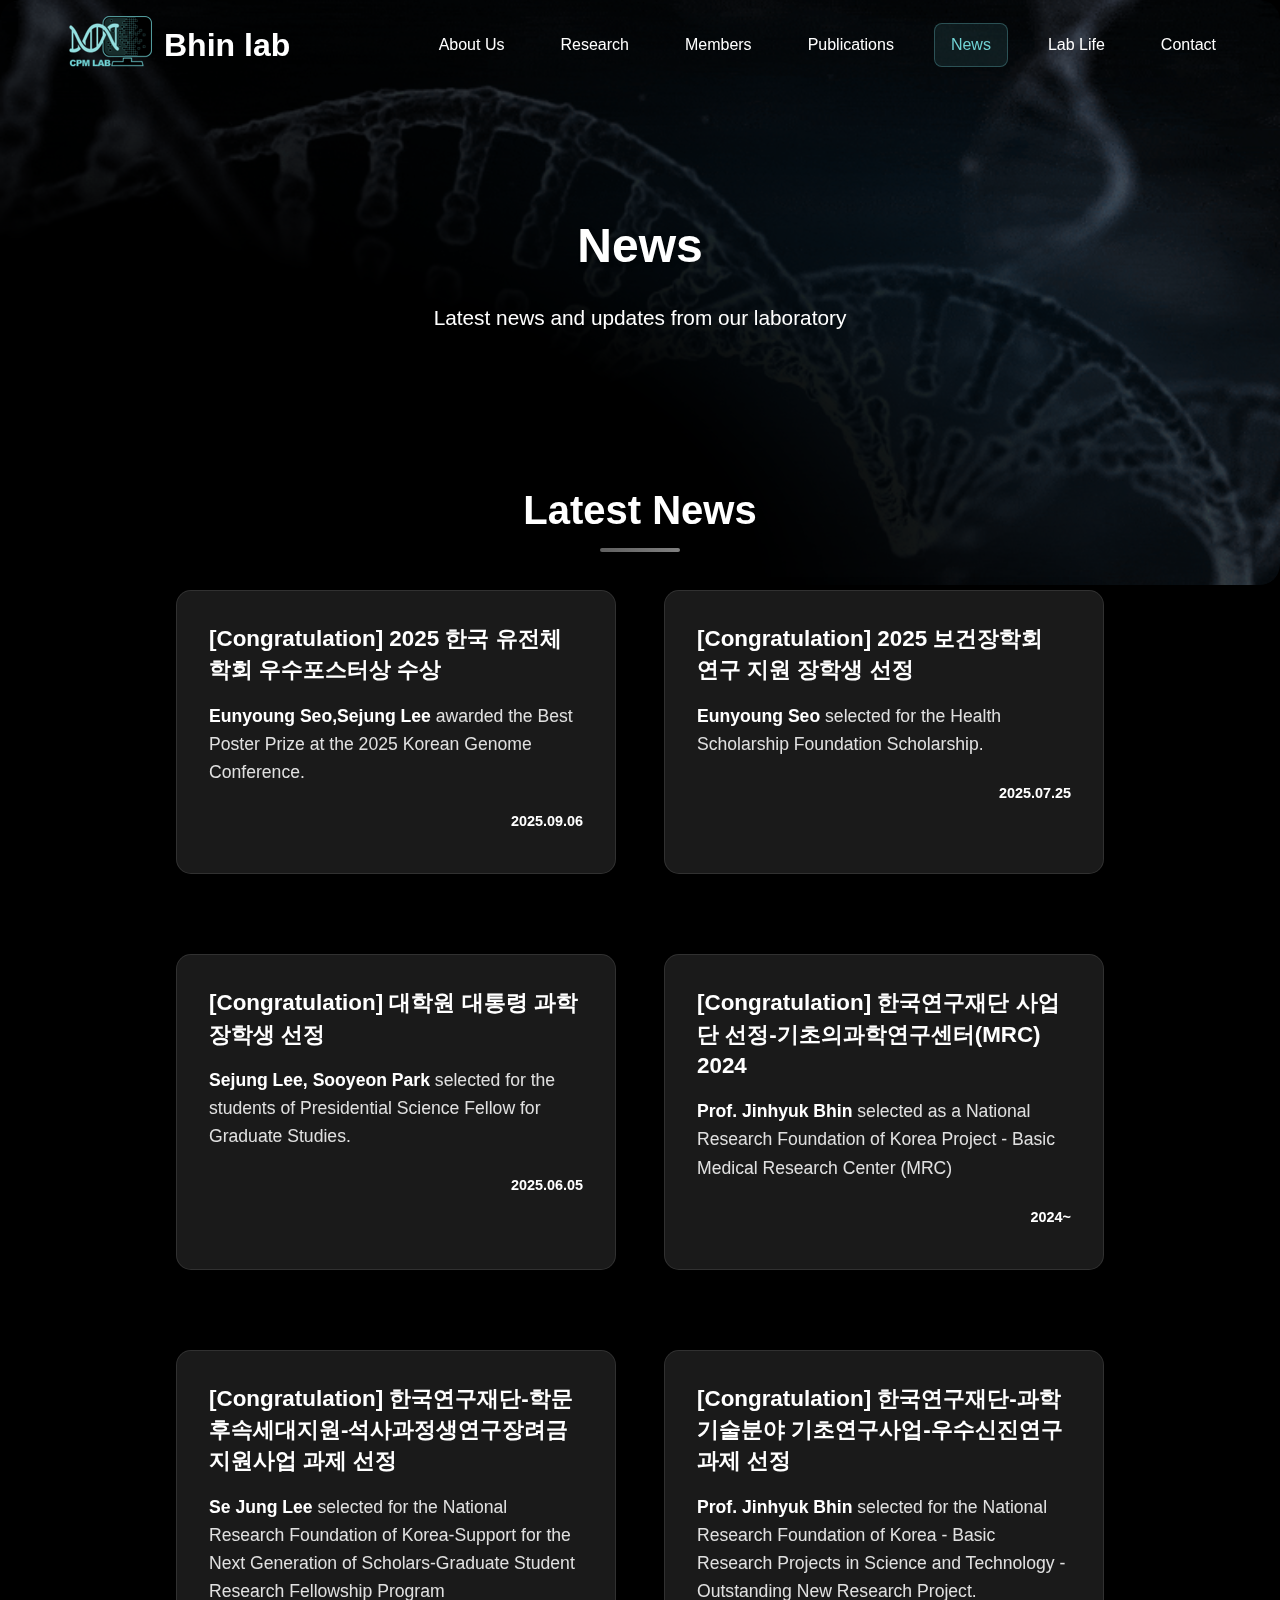
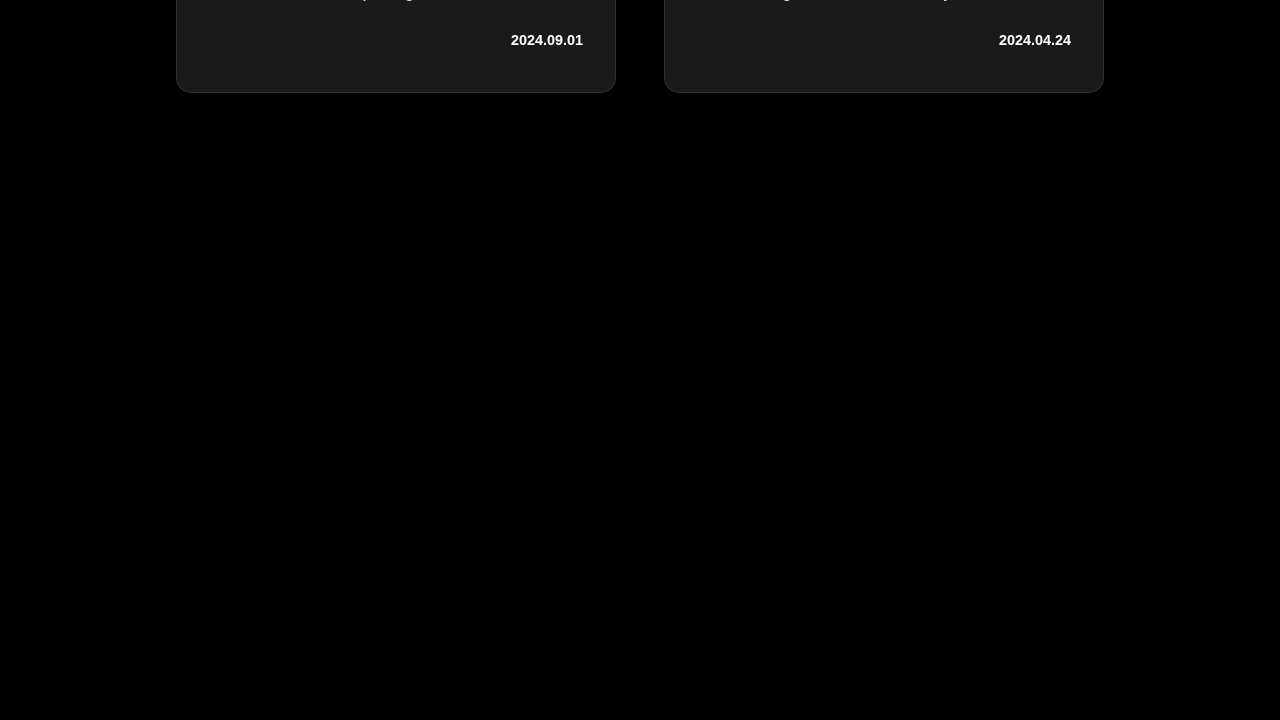
<file: news.html>
<!DOCTYPE html>
<html lang="ko">
<head>
    <meta charset="UTF-8">
    <meta name="viewport" content="width=device-width, initial-scale=1.0">
    <title>News - CPM</title>
    
    <!-- 파비콘 설정 -->
    <link rel="icon" type="image/x-icon" href="images/logo_blue.png">
    <link rel="icon" type="image/png" sizes="32x32" href="images/favicon-32x32.png">
    <link rel="icon" type="image/png" sizes="16x16" href="images/favicon-16x16.png">
    <link rel="apple-touch-icon" sizes="180x180" href="images/apple-touch-icon.png">
    
    <link rel="stylesheet" href="style.css?v=2025012807">
    <link rel="stylesheet" href="subpage.css">
    <link href="https://fonts.googleapis.com/css2?family=Noto+Sans+KR:wght@300;400;500;700&display=swap" rel="stylesheet">
    <link href="https://unpkg.com/aos@2.3.1/dist/aos.css" rel="stylesheet">
</head>
<body>
      <!-- 헤더 -->
  <header class="site-header">
    <div class="header-container">
      <div class="logo">
        <a href="index.html">
          <img src="images/logo_mini2.png" alt="로고" class="logo-image" onerror="this.style.display='none';">
          <h1>Bhin lab</h1>
        </a>
      </div>
            <nav class="main-nav">
                <ul>
                    <li><a href="about.html">About Us</a></li>
                    <li><a href="research.html">Research</a></li>
                    <li><a href="members.html">Members</a></li>
                    <li><a href="publications.html">Publications</a></li>
                    <li><a href="news.html" class="active">News</a></li>
                    <li><a href="lablife.html">Lab Life</a></li>
                    <li><a href="contact.html">Contact</a></li>
                </ul>
            </nav>
            
            <!-- 모바일 메뉴 버튼 -->
            <div class="mobile-menu-toggle">
              <span></span>
              <span></span>
              <span></span>
            </div>
            
            <!-- 모바일 드롭다운 메뉴 -->
            <div class="mobile-dropdown">
              <ul>
                <li><a href="about.html">About Us</a></li>
                <li><a href="research.html">Research</a></li>
                <li><a href="members.html">Members</a></li>
                <li><a href="publications.html">Publications</a></li>
                <li><a href="news.html">News</a></li>
                <li><a href="lablife.html">Lab Life</a></li>
                <li><a href="contact.html">Contact</a></li>
              </ul>
            </div>
        </div>
    </header>

    <!-- 페이지 헤더 -->
    <section class="page-header" data-aos="fade-up">
        <div class="container">
            <h1 data-aos="fade-up" data-aos-delay="100">News</h1>
            <p data-aos="fade-up" data-aos-delay="200">Latest news and updates from our laboratory</p>
        </div>
    </section>

    <!-- 메인 콘텐츠 -->
    <main class="subpage-content" data-aos="fade-up">
        <div class="container">
            <!-- 최신 뉴스 섹션 -->
            <section>
                <h2>Latest News</h2>
                <div class="latest-news">

                    <div class="news-item">
                      <h3>[Congratulation] 2025 한국 유전체 학회 우수포스터상 수상</h3>
                      <p><span class="bhin-name">Eunyoung Seo,Sejung Lee</span> awarded the Best Poster Prize at the 2025 Korean Genome Conference.</p>
                      <span class="date">2025.09.06</span>
                    </div>

                    <div class="news-item">
                      <h3>[Congratulation] 2025 보건장학회 연구 지원 장학생 선정</h3>
                      <p><span class="bhin-name">Eunyoung Seo</span> selected for  the Health Scholarship Foundation Scholarship.</p>
                      <span class="date">2025.07.25</span>
                    </div>

                    <div class="news-item">
                        <h3>[Congratulation] 대학원 대통령 과학 장학생 선정</h3>
                        <p><span class="bhin-name">Sejung Lee, Sooyeon Park</span> selected for the students of Presidential Science Fellow for Graduate Studies.</p>
                        <span class="date">2025.06.05</span>
                    </div>

                    <div class="news-item">
                        <h3>[Congratulation] 한국연구재단 사업단 선정-기초의과학연구센터(MRC) 2024</h3>
                        <p><span class="bhin-name">Prof. Jinhyuk Bhin</span> selected as a National Research Foundation of Korea Project - Basic Medical Research Center (MRC)</p>
                        <span class="date">2024~</span>
                    </div>
                    
                    <div class="news-item">
                        <h3>[Congratulation] 한국연구재단-학문후속세대지원-석사과정생연구장려금지원사업 과제 선정</h3>
                        <p><span class="bhin-name">Se Jung Lee</span> selected for the National Research Foundation of Korea-Support for the Next Generation of Scholars-Graduate Student Research Fellowship Program</p>
                        <span class="date">2024.09.01</span>
                    </div>
                    
                    <div class="news-item">
                        <h3>[Congratulation] 한국연구재단-과학기술분야 기초연구사업-우수신진연구 과제 선정</h3>
                        <p><span class="bhin-name">Prof. Jinhyuk Bhin</span> selected for the National Research Foundation of Korea - Basic Research Projects in Science and Technology - Outstanding New Research Project.</p>
                        <span class="date">2024.04.24</span>
                    </div>
                    
                </div>
            </section>
        </div>
    </main>

    <!-- 푸터 -->
    <footer class="site-footer" data-aos="fade-up">
        <div class="container">
            <div class="footer-content">
                <div class="footer-logo" data-aos="fade-up" data-aos-delay="100">
                    <h3>CPM</h3>
                    <p>Computational Precision Medicine Laboratory</p>
                    <p>College of Medicine, Yonsei University</p>
                    <p>by Professor Jinhyuk Bhin</p>
                </div>
                <div class="footer-links" data-aos="fade-up" data-aos-delay="200">
                    <h4>Quick Links</h4>
                    <ul>
                        <li><a href="#about">About Us</a></li>
                        <li><a href="#research">Research</a></li>
                        <li><a href="#news">News</a></li>
                        <li><a href="#publications">Publications</a></li>
                    </ul>
                </div>
                <div class="footer-contact" data-aos="fade-up" data-aos-delay="300">
                    <h4>Contact</h4>
                    <p>Email: jbhin@yuhs.ac</p>
                </div>
            </div>
            <div class="footer-bottom" data-aos="fade-up" data-aos-delay="400">
                <p>&copy; 2025 Website developed by Sejung. Logo designed by Eunyoung. All rights reserved.</p>
            </div>
        </div>
    </footer>
    <script src="https://unpkg.com/aos@2.3.1/dist/aos.js"></script>
    <script>
      AOS.init({ duration: 800, easing: 'ease-out', once: true, offset: 100 });
    </script>
    <script>
      // 모바일 메뉴 토글
      document.addEventListener('DOMContentLoaded', function() {
        const mobileToggle = document.querySelector('.mobile-menu-toggle');
        const mobileDropdown = document.querySelector('.mobile-dropdown');
        if (mobileToggle && mobileDropdown) {
          mobileToggle.addEventListener('click', function(e) {
            e.stopPropagation();
            mobileDropdown.classList.toggle('active');
          });
          document.addEventListener('click', function(e) {
            if (!mobileDropdown.contains(e.target) && !mobileToggle.contains(e.target)) {
              mobileDropdown.classList.remove('active');
            }
          });
        }
      });
    </script>
</body>
</html>
</file>
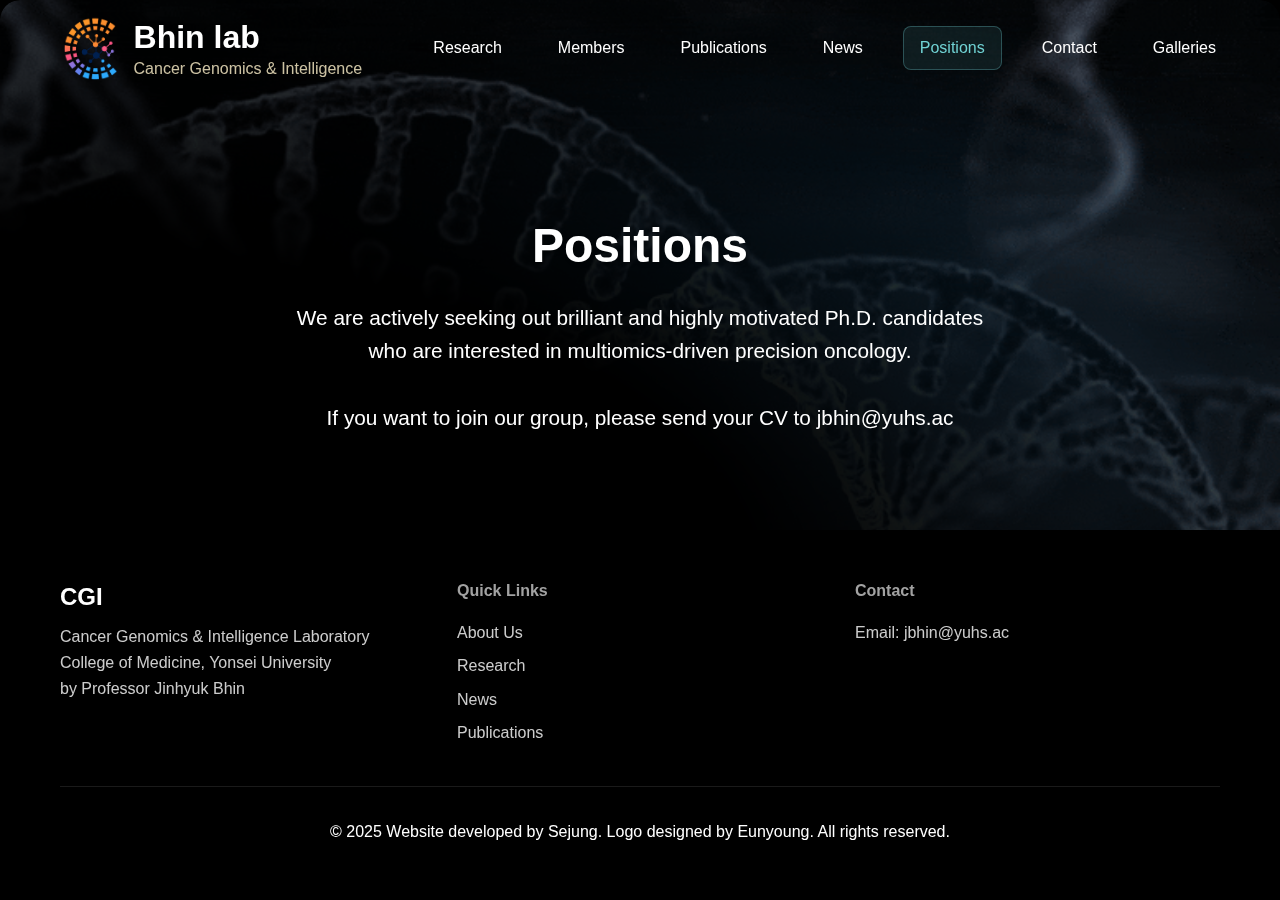
<file: positions.html>
<!DOCTYPE html>
<html lang="ko">
<head>
  <meta charset="UTF-8">
  <meta name="viewport" content="width=device-width, initial-scale=1.0">
  <title>Positions - CGI</title>
  
  <!-- 파비콘 설정 -->
  <link rel="icon" type="image/x-icon" href="images/logo_251125.png">
  <link rel="icon" type="image/png" sizes="32x32" href="images/favicon-32x32.png">
  <link rel="icon" type="image/png" sizes="16x16" href="images/favicon-16x16.png">
  <link rel="apple-touch-icon" sizes="180x180" href="images/apple-touch-icon.png">
  
  <link rel="stylesheet" href="style.css?v=2025012808">
  <link rel="stylesheet" href="subpage.css">
  <link href="https://fonts.googleapis.com/css2?family=Noto+Sans+KR:wght@300;400;500;700&display=swap" rel="stylesheet">
  <link href="https://unpkg.com/aos@2.3.1/dist/aos.css" rel="stylesheet">
</head>
<body>

  <!-- 헤더 -->
  <header class="site-header">
    <div class="header-container">
      <div class="logo">
        <a href="index.html">
          <img src="images/logo_251125.png" alt="로고" class="logo-image" onerror="this.style.display='none';">
          <div>
            <h1>Bhin lab</h1>
            <p class="lab-subtitle">Cancer Genomics & Intelligence</p>
          </div>
        </a>
      </div>
      <nav class="main-nav">
        <ul>
          <li><a href="research.html">Research</a></li>
          <li><a href="members.html">Members</a></li>
          <li><a href="publications.html">Publications</a></li>
          <li><a href="news.html">News</a></li>
          <li><a href="positions.html" class="active">Positions</a></li>
          <li><a href="contact.html">Contact</a></li>
          <li><a href="galleries.html">Galleries</a></li>
        </ul>
      </nav>
      
      <!-- 모바일 메뉴 버튼 -->
      <div class="mobile-menu-toggle">
        <span></span>
        <span></span>
        <span></span>
      </div>
      
      <!-- 모바일 드롭다운 메뉴 -->
      <div class="mobile-dropdown">
        <ul>
          <li><a href="research.html">Research</a></li>
          <li><a href="members.html">Members</a></li>
          <li><a href="publications.html">Publications</a></li>
          <li><a href="news.html">News</a></li>
          <li><a href="positions.html">Positions</a></li>
          <li><a href="contact.html">Contact</a></li>
          <li><a href="galleries.html">Galleries</a></li>
        </ul>
      </div>
    </div>
  </header>

  <!-- 페이지 헤더 -->
  <section class="page-header" data-aos="fade-up">
    <div class="container">
      <h1 data-aos="fade-up" data-aos-delay="100">Positions</h1>
      <p data-aos="fade-up" data-aos-delay="200">We are actively seeking out brilliant and highly motivated Ph.D. candidates <br>who are interested in multiomics-driven precision oncology.<br><br>If you want to join our group, please send your CV to jbhin@yuhs.ac</p>
    </div>
  </section>

  <!-- 메인 콘텐츠 -->
  <main class="subpage-content" data-aos="fade-up">
    <div class="container">
      <!-- 내용은 나중에 추가 -->
    </div>
  </main>

  <!-- 푸터 -->
  <footer class="site-footer" data-aos="fade-up">
    <div class="container">
      <div class="footer-content">
        <div class="footer-logo" data-aos="fade-up" data-aos-delay="100">
          <h3>CGI</h3>
          <p>Cancer Genomics & Intelligence Laboratory</p>
          <p>College of Medicine, Yonsei University</p>
          <p>by Professor Jinhyuk Bhin</p>
        </div>
        <div class="footer-links" data-aos="fade-up" data-aos-delay="200">
          <h4>Quick Links</h4>
          <ul>
            <li><a href="index.html#about">About Us</a></li>
            <li><a href="research.html">Research</a></li>
            <li><a href="news.html">News</a></li>
            <li><a href="publications.html">Publications</a></li>
          </ul>
        </div>
        <div class="footer-contact" data-aos="fade-up" data-aos-delay="300">
          <h4>Contact</h4>
          <p>Email: jbhin@yuhs.ac</p>
        </div>
      </div>
      <div class="footer-bottom" data-aos="fade-up" data-aos-delay="400">
        <p>&copy; 2025 Website developed by Sejung. Logo designed by Eunyoung. All rights reserved.</p>
      </div>
    </div>
  </footer>

  <script src="https://unpkg.com/aos@2.3.1/dist/aos.js"></script>
  <script>
    AOS.init({ duration: 800, easing: 'ease-out', once: true, offset: 100 });
  </script>
  <script>
    // 모바일 메뉴 토글
    document.addEventListener('DOMContentLoaded', function() {
      const logoLink = document.querySelector('.logo a[href="index.html"]');
      if (logoLink) {
        logoLink.addEventListener('click', function() {
          sessionStorage.setItem('skipIndexLoading', 'true');
        });
      }
      const mobileToggle = document.querySelector('.mobile-menu-toggle');
      const mobileDropdown = document.querySelector('.mobile-dropdown');
      if (mobileToggle && mobileDropdown) {
        mobileToggle.addEventListener('click', function(e) {
          e.stopPropagation();
          mobileDropdown.classList.toggle('active');
        });
        document.addEventListener('click', function(e) {
          if (!mobileDropdown.contains(e.target) && !mobileToggle.contains(e.target)) {
            mobileDropdown.classList.remove('active');
          }
        });
      }

    // 스크롤 시 헤더 배경 처리
    const siteHeader = document.querySelector('.site-header');
    if (siteHeader) {
      const handleScroll = () => {
        if (window.scrollY > 50) {
          siteHeader.classList.add('scrolled');
        } else {
          siteHeader.classList.remove('scrolled');
        }
      };
      handleScroll();
      window.addEventListener('scroll', handleScroll);
    }
    });
  </script>
</body>
</html>
</file>
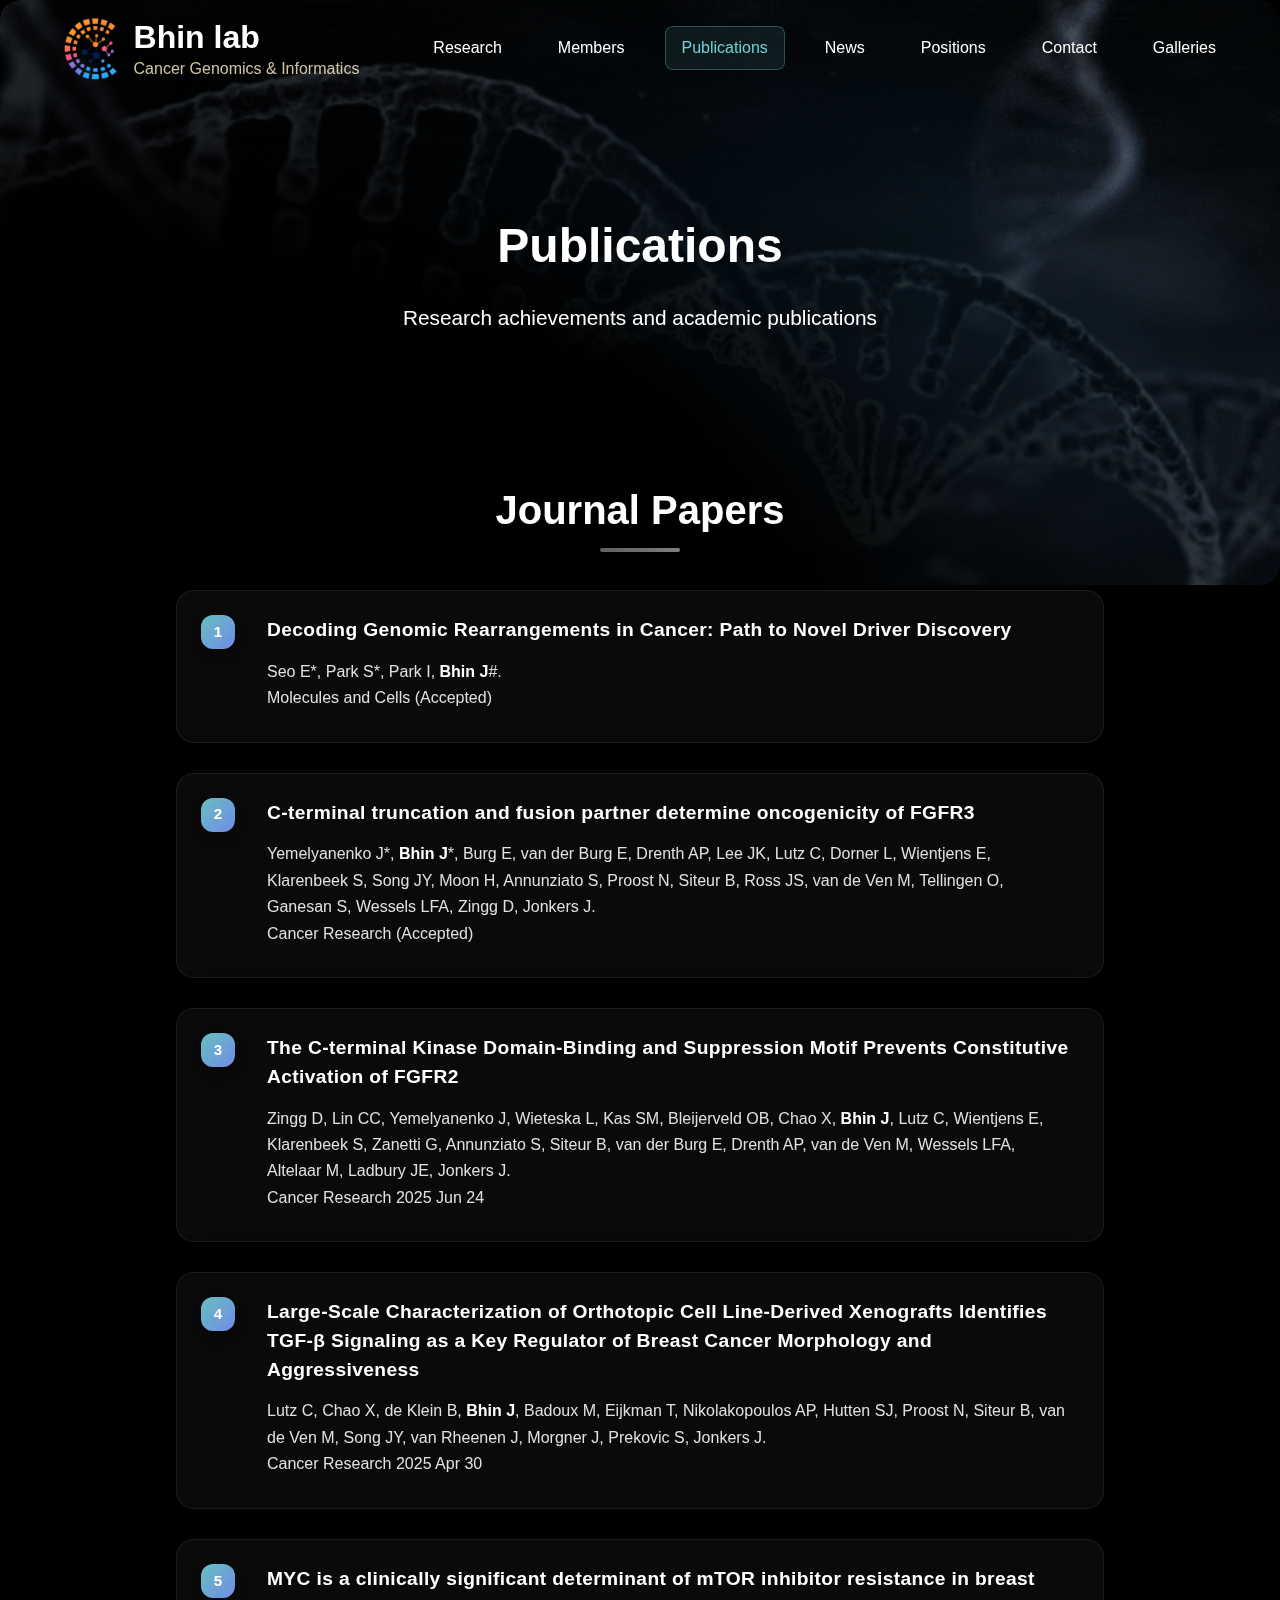
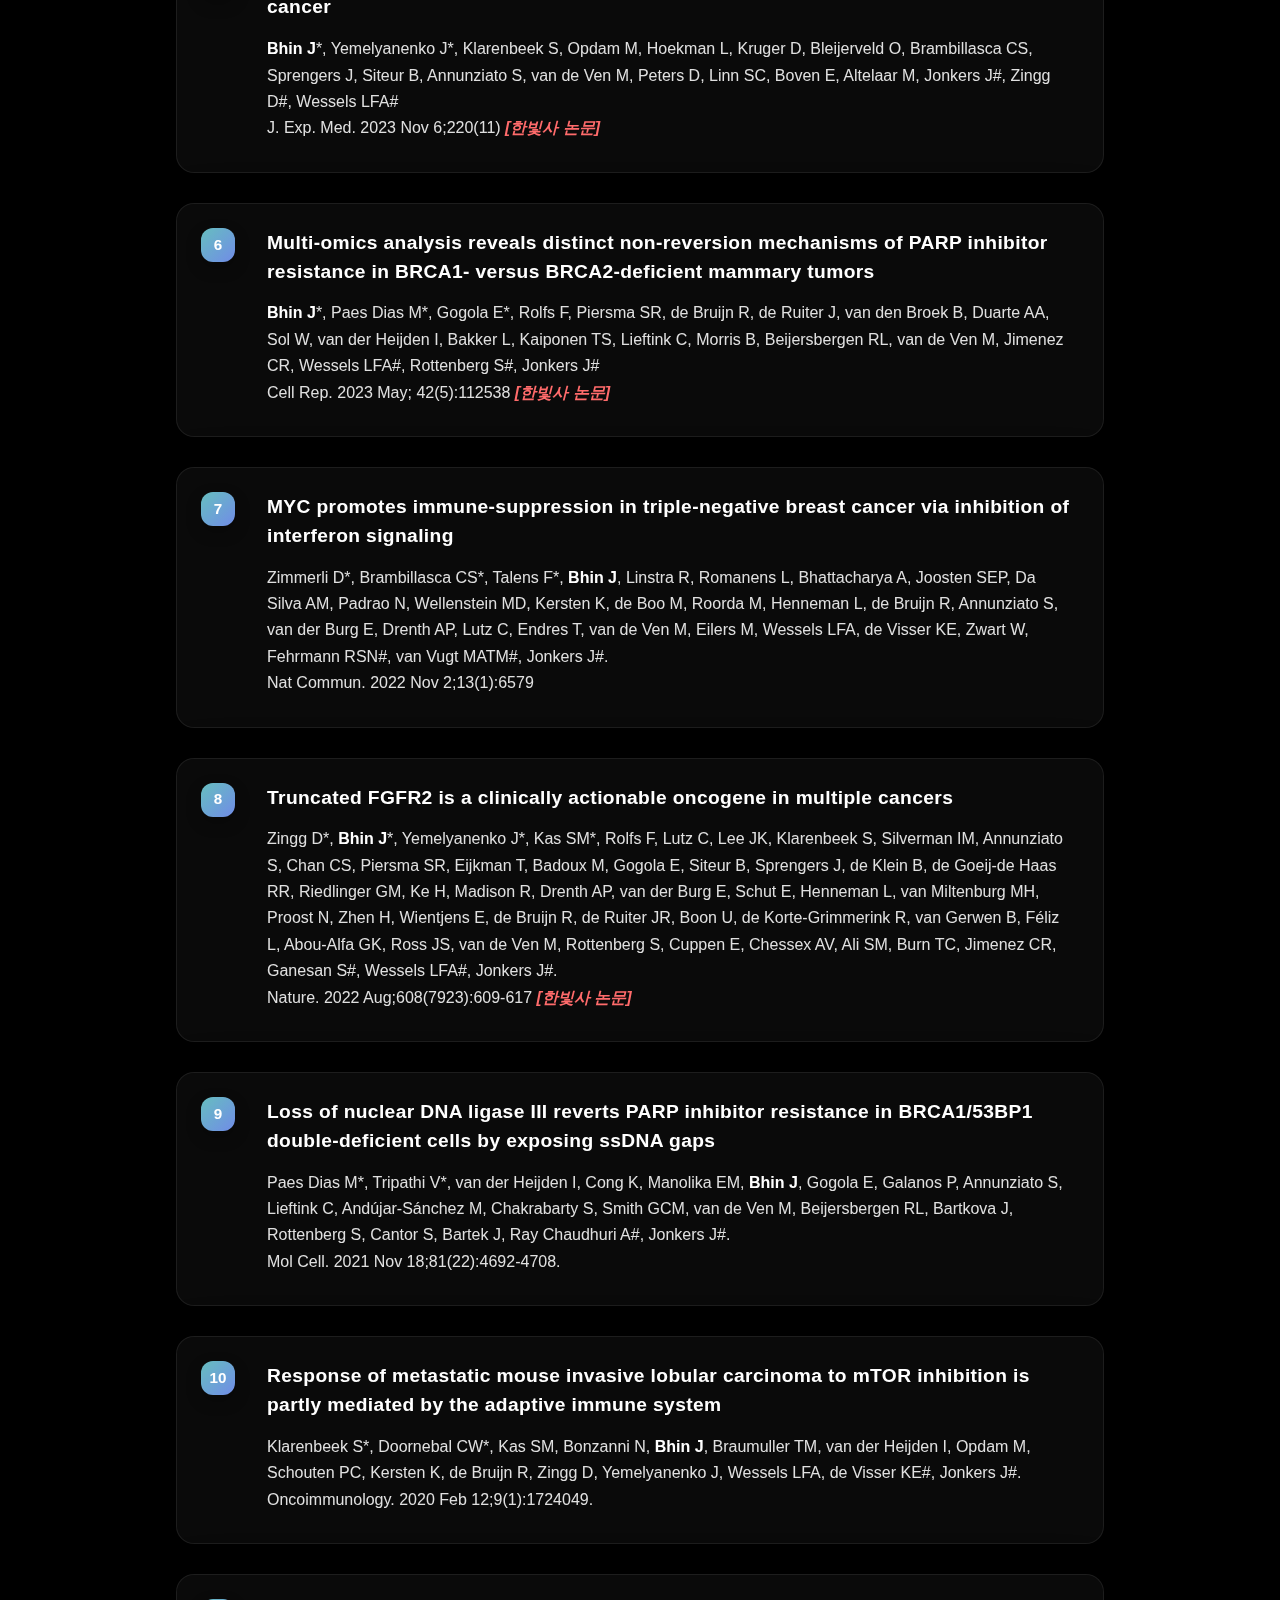
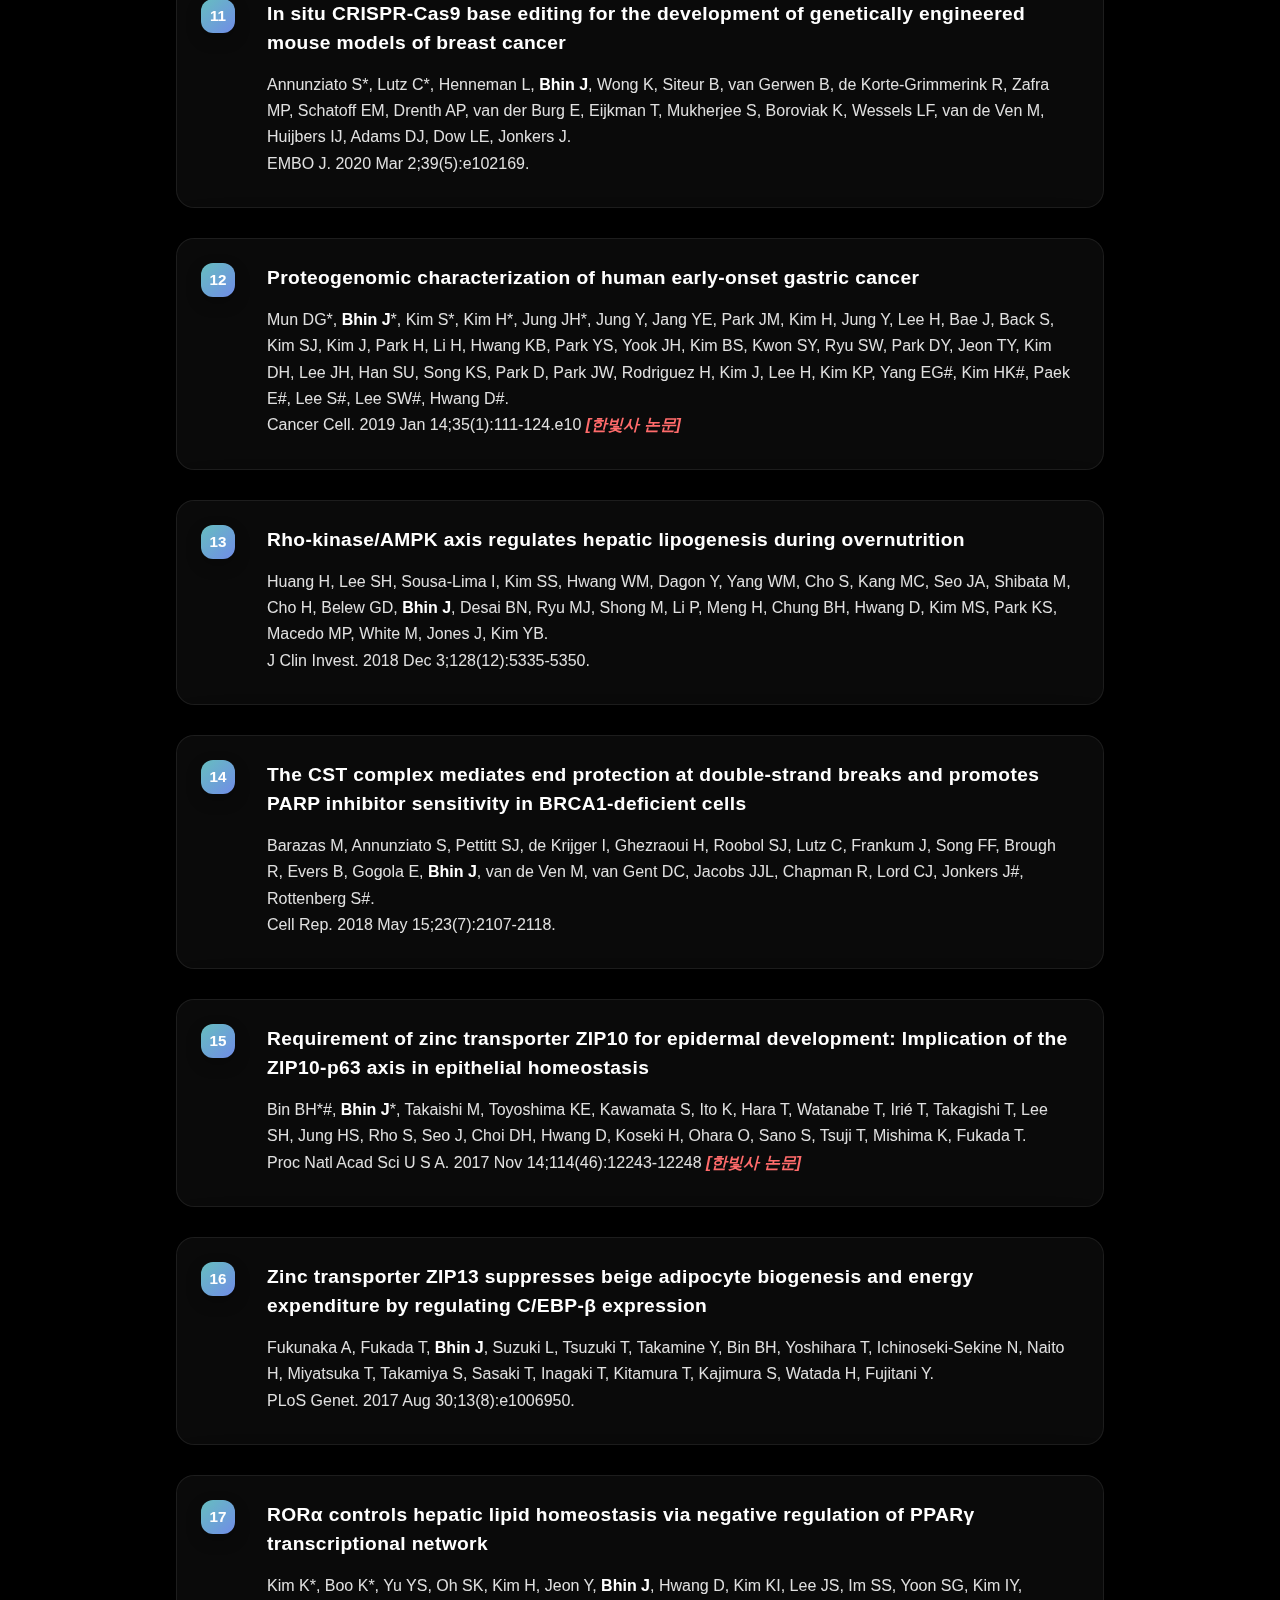
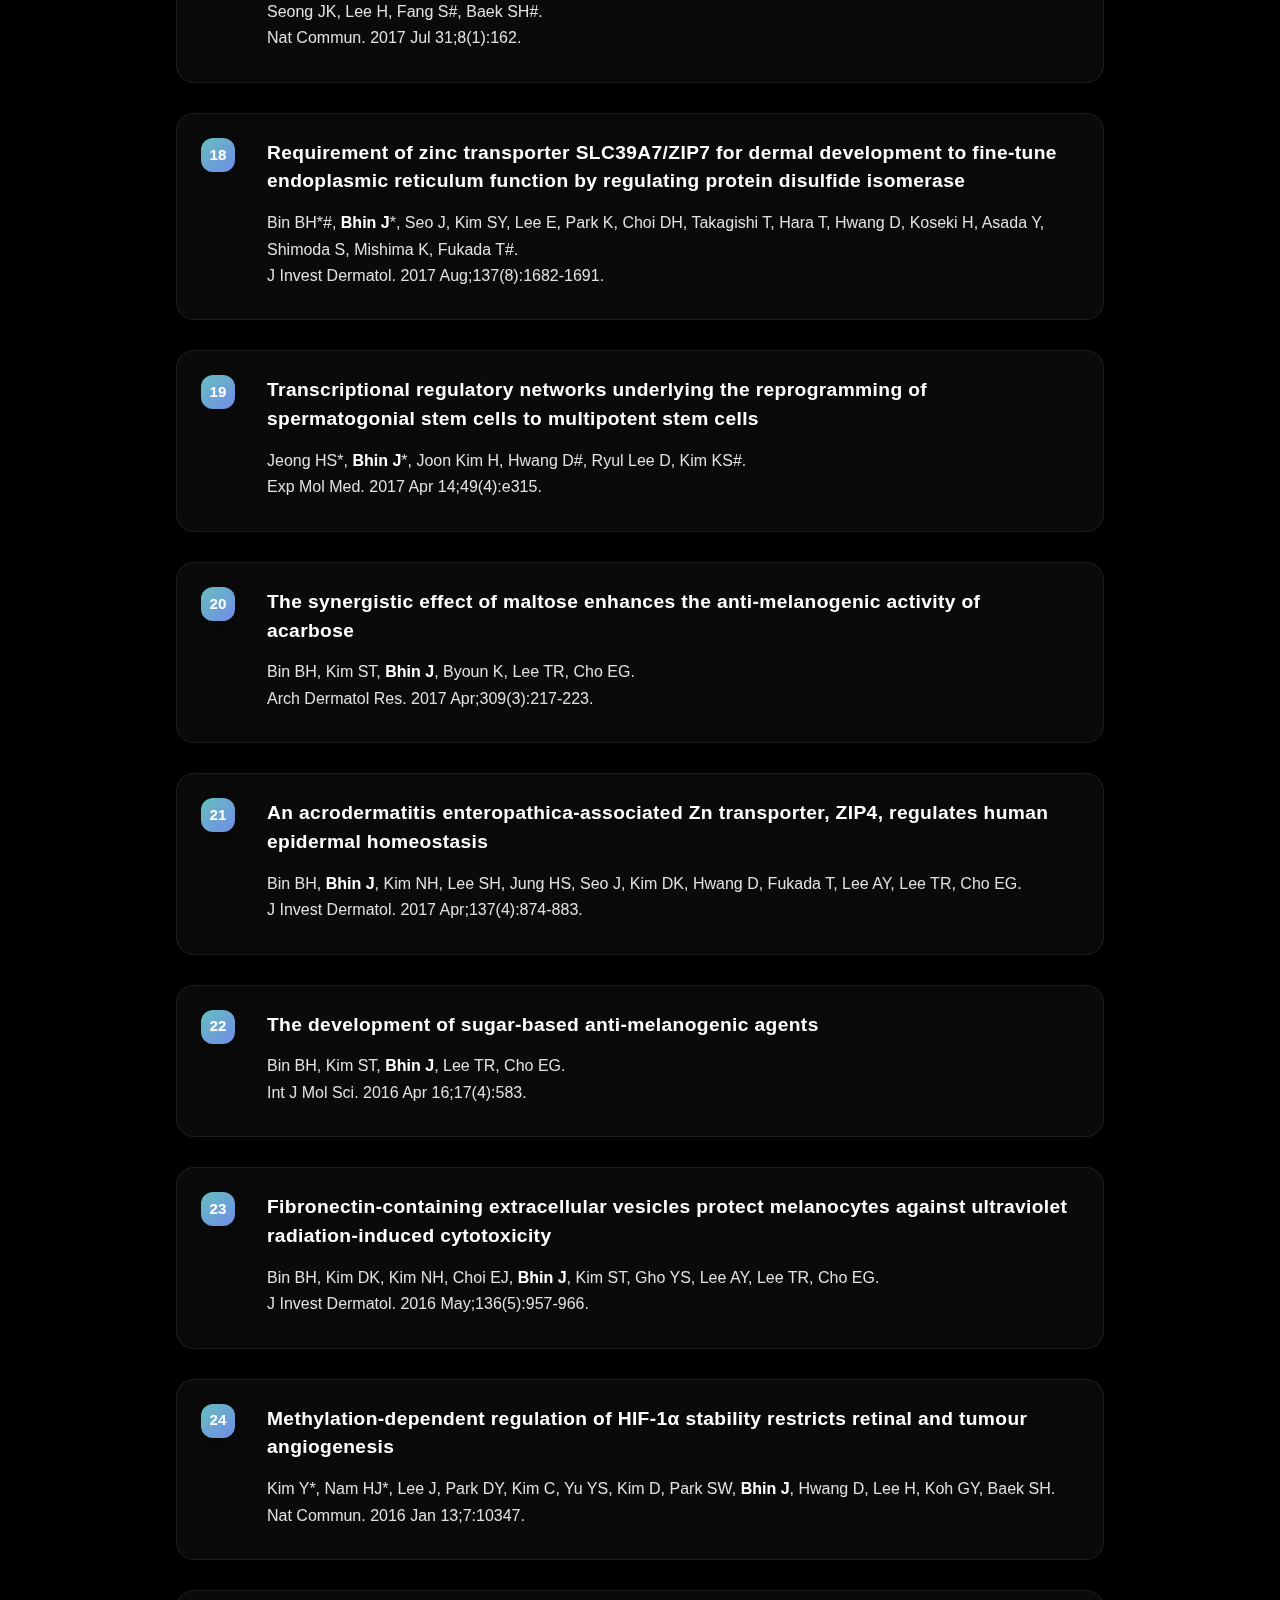
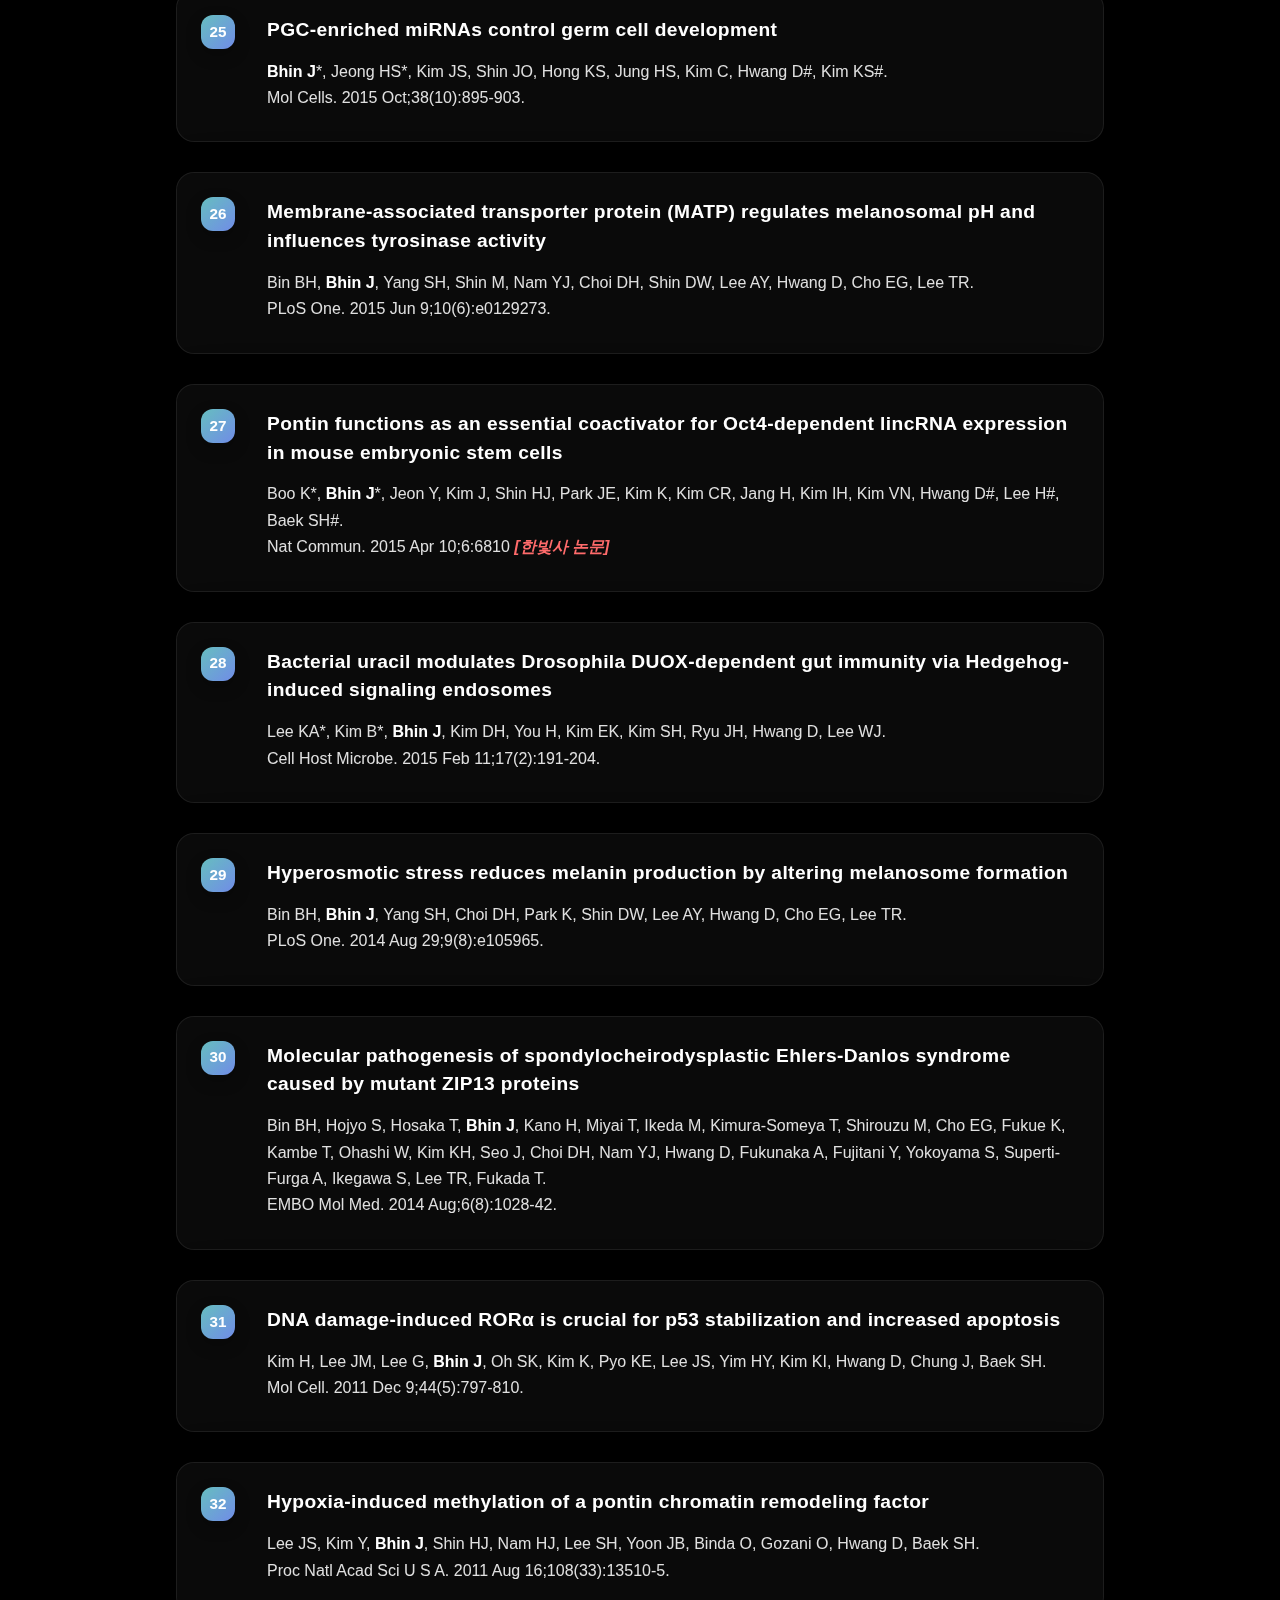
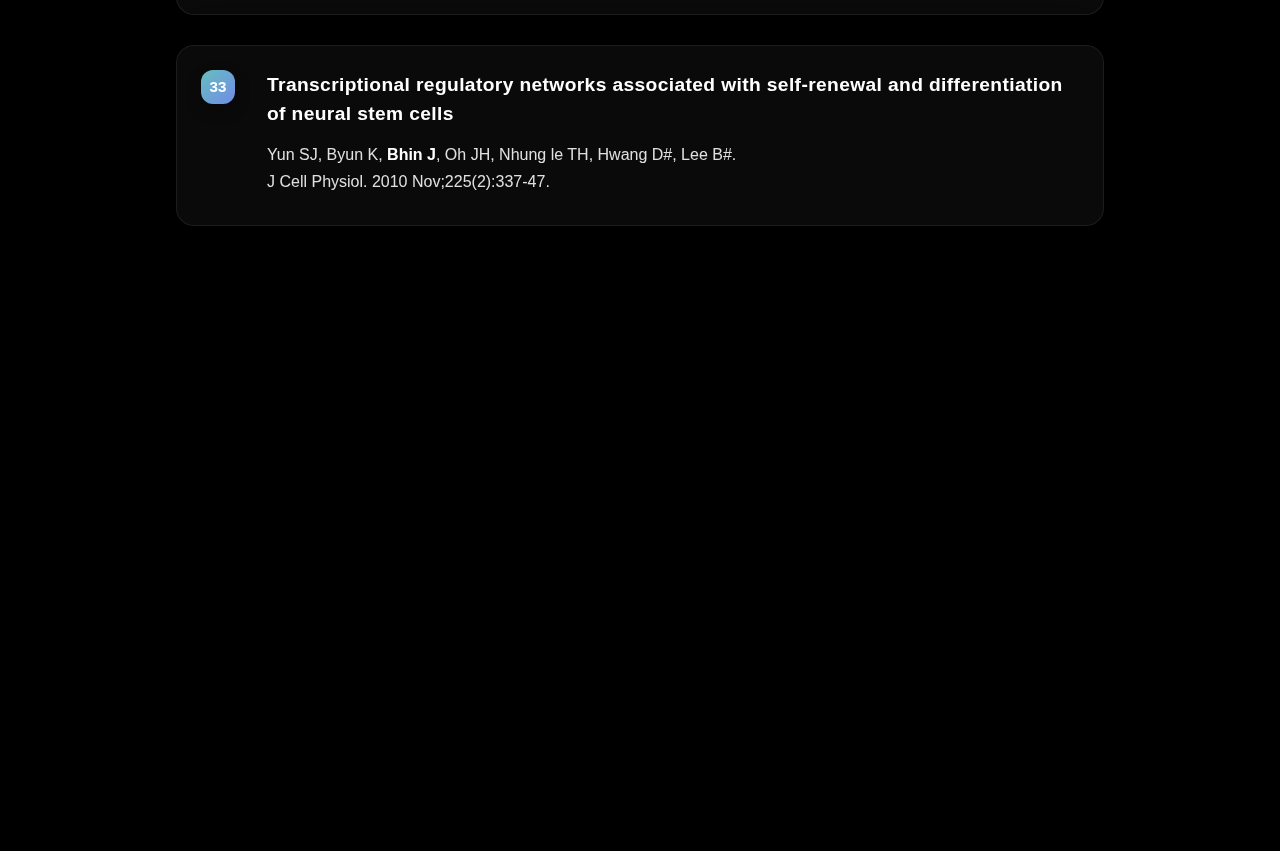
<file: publications.html>
<!DOCTYPE html>
<html lang="ko">
<head>
    <meta charset="UTF-8">
    <meta name="viewport" content="width=device-width, initial-scale=1.0">
    <title>Publications - CPM</title>
    
    <!-- 파비콘 설정 -->
    <link rel="icon" type="image/x-icon" href="images/logo_251125.png">
    <link rel="icon" type="image/png" sizes="32x32" href="images/favicon-32x32.png">
    <link rel="icon" type="image/png" sizes="16x16" href="images/favicon-16x16.png">
    <link rel="apple-touch-icon" sizes="180x180" href="images/apple-touch-icon.png">
    
    <link rel="stylesheet" href="style.css?v=2025012808">
    <link rel="stylesheet" href="subpage.css">
    <link href="https://fonts.googleapis.com/css2?family=Noto+Sans+KR:wght@300;400;500;700&display=swap" rel="stylesheet">
    <link href="https://unpkg.com/aos@2.3.1/dist/aos.css" rel="stylesheet">
</head>
<body>
      <!-- 헤더 -->
  <header class="site-header">
    <div class="header-container">
      <div class="logo">
        <a href="index.html">
          <img src="images/logo_251125.png" alt="로고" class="logo-image" onerror="this.style.display='none';">
          <div>
            <h1>Bhin lab</h1>
            <p class="lab-subtitle">Cancer Genomics & Informatics</p>
          </div>
        </a>
      </div>
        <nav class="main-nav">
          <ul>
            <li><a href="research.html">Research</a></li>
            <li><a href="members.html">Members</a></li>
            <li><a href="publications.html" class="active">Publications</a></li>
            <li><a href="news.html">News</a></li>
            <li><a href="positions.html">Positions</a></li>
            <li><a href="contact.html">Contact</a></li>
            <li><a href="galleries.html">Galleries</a></li>
          </ul>
        </nav>
        
        <!-- 모바일 메뉴 버튼 -->
        <div class="mobile-menu-toggle">
          <span></span>
          <span></span>
          <span></span>
        </div>
        
        <!-- 모바일 드롭다운 메뉴 -->
        <div class="mobile-dropdown">
          <ul>
            <li><a href="research.html">Research</a></li>
            <li><a href="members.html">Members</a></li>
            <li><a href="publications.html">Publications</a></li>
            <li><a href="news.html">News</a></li>
            <li><a href="positions.html">Positions</a></li>
            <li><a href="contact.html">Contact</a></li>
            <li><a href="galleries.html">Galleries</a></li>
          </ul>
        </div>
        </div>
    </header>

    <!-- 페이지 헤더 -->
    <section class="page-header" data-aos="fade-up">
        <div class="container">
            <h1 data-aos="fade-up" data-aos-delay="100">Publications</h1>
            <p data-aos="fade-up" data-aos-delay="200">Research achievements and academic publications</p>
        </div>
    </section>

    <!-- 메인 콘텐츠 -->
    <main class="subpage-content" data-aos="fade-up">
        <div class="container">
            <!-- 저널 논문 섹션 -->
            <section>
                <h2>Journal Papers</h2>
                <div class="journal-papers">
                    <div class="paper-item">
                        <h3>Decoding Genomic Rearrangements in Cancer: Path to Novel Driver Discovery</h3>
                        <p><strong>Seo E*, Park S*, Park I, <span class="bhin-name">Bhin J</span>#.</strong><br>
                        Molecules and Cells (Accepted)</p>
                    </div>
                    
                    <div class="paper-item">
                        <h3>C-terminal truncation and fusion partner determine oncogenicity of FGFR3</h3>
                        <p><strong>Yemelyanenko J*, <span class="bhin-name">Bhin J</span>*, Burg E, van der Burg E, Drenth AP, Lee JK, Lutz C, Dorner L, Wientjens E, Klarenbeek S, Song JY, Moon H, Annunziato S, Proost N, Siteur B, Ross JS, van de Ven M, Tellingen O, Ganesan S, Wessels LFA, Zingg D, Jonkers J.</strong><br>
                        Cancer Research (Accepted)</p>
                    </div>
                    
                    <div class="paper-item">
                        <h3>The C-terminal Kinase Domain-Binding and Suppression Motif Prevents Constitutive Activation of FGFR2</h3>
                        <p><strong>Zingg D, Lin CC, Yemelyanenko J, Wieteska L, Kas SM, Bleijerveld OB, Chao X, <span class="bhin-name">Bhin J</span>, Lutz C, Wientjens E, Klarenbeek S, Zanetti G, Annunziato S, Siteur B, van der Burg E, Drenth AP, van de Ven M, Wessels LFA, Altelaar M, Ladbury JE, Jonkers J.</strong><br>
                        Cancer Research 2025 Jun 24</p>
                    </div>
                    
                    <div class="paper-item">
                        <h3>Large-Scale Characterization of Orthotopic Cell Line-Derived Xenografts Identifies TGF-β Signaling as a Key Regulator of Breast Cancer Morphology and Aggressiveness</h3>
                        <p><strong>Lutz C, Chao X, de Klein B, <span class="bhin-name">Bhin J</span>, Badoux M, Eijkman T, Nikolakopoulos AP, Hutten SJ, Proost N, Siteur B, van de Ven M, Song JY, van Rheenen J, Morgner J, Prekovic S, Jonkers J.</strong><br>
                        Cancer Research 2025 Apr 30</p>
                    </div>
                    
                    <div class="paper-item">
                        <h3>MYC is a clinically significant determinant of mTOR inhibitor resistance in breast cancer</h3>
                        <p><strong><span class="bhin-name">Bhin J</span>*, Yemelyanenko J*, Klarenbeek S, Opdam M, Hoekman L, Kruger D, Bleijerveld O, Brambillasca CS, Sprengers J, Siteur B, Annunziato S, van de Ven M, Peters D, Linn SC, Boven E, Altelaar M, Jonkers J#, Zingg D#, Wessels LFA#</strong><br>
                        J. Exp. Med. 2023 Nov 6;220(11) <span class="hanbit-paper">[한빛사 논문]</span></p>
                    </div>
                    
                    <div class="paper-item">
                        <h3>Multi-omics analysis reveals distinct non-reversion mechanisms of PARP inhibitor resistance in BRCA1- versus BRCA2-deficient mammary tumors</h3>
                        <p><strong><span class="bhin-name">Bhin J</span>*, Paes Dias M*, Gogola E*, Rolfs F, Piersma SR, de Bruijn R, de Ruiter J, van den Broek B, Duarte AA, Sol W, van der Heijden I, Bakker L, Kaiponen TS, Lieftink C, Morris B, Beijersbergen RL, van de Ven M, Jimenez CR, Wessels LFA#, Rottenberg S#, Jonkers J#</strong><br>
                        Cell Rep. 2023 May; 42(5):112538 <span class="hanbit-paper">[한빛사 논문]</span></p>
                    </div>
                    
                    <div class="paper-item">
                        <h3>MYC promotes immune-suppression in triple-negative breast cancer via inhibition of interferon signaling</h3>
                        <p><strong>Zimmerli D*, Brambillasca CS*, Talens F*, <span class="bhin-name">Bhin J</span>, Linstra R, Romanens L, Bhattacharya A, Joosten SEP, Da Silva AM, Padrao N, Wellenstein MD, Kersten K, de Boo M, Roorda M, Henneman L, de Bruijn R, Annunziato S, van der Burg E, Drenth AP, Lutz C, Endres T, van de Ven M, Eilers M, Wessels LFA, de Visser KE, Zwart W, Fehrmann RSN#, van Vugt MATM#, Jonkers J#.</strong><br>
                        Nat Commun. 2022 Nov 2;13(1):6579</p>
                    </div>
                    
                    <div class="paper-item">
                        <h3>Truncated FGFR2 is a clinically actionable oncogene in multiple cancers</h3>
                        <p><strong>Zingg D*, <span class="bhin-name">Bhin J</span>*, Yemelyanenko J*, Kas SM*, Rolfs F, Lutz C, Lee JK, Klarenbeek S, Silverman IM, Annunziato S, Chan CS, Piersma SR, Eijkman T, Badoux M, Gogola E, Siteur B, Sprengers J, de Klein B, de Goeij-de Haas RR, Riedlinger GM, Ke H, Madison R, Drenth AP, van der Burg E, Schut E, Henneman L, van Miltenburg MH, Proost N, Zhen H, Wientjens E, de Bruijn R, de Ruiter JR, Boon U, de Korte-Grimmerink R, van Gerwen B, Féliz L, Abou-Alfa GK, Ross JS, van de Ven M, Rottenberg S, Cuppen E, Chessex AV, Ali SM, Burn TC, Jimenez CR, Ganesan S#, Wessels LFA#, Jonkers J#.</strong><br>
                        Nature. 2022 Aug;608(7923):609-617 <span class="hanbit-paper">[한빛사 논문]</span></p>
                    </div>
                    
                    <div class="paper-item">
                        <h3>Loss of nuclear DNA ligase III reverts PARP inhibitor resistance in BRCA1/53BP1 double-deficient cells by exposing ssDNA gaps</h3>
                        <p><strong>Paes Dias M*, Tripathi V*, van der Heijden I, Cong K, Manolika EM, <span class="bhin-name">Bhin J</span>, Gogola E, Galanos P, Annunziato S, Lieftink C, Andújar-Sánchez M, Chakrabarty S, Smith GCM, van de Ven M, Beijersbergen RL, Bartkova J, Rottenberg S, Cantor S, Bartek J, Ray Chaudhuri A#, Jonkers J#.</strong><br>
                        Mol Cell. 2021 Nov 18;81(22):4692-4708.</p>
                    </div>
                    
                    <div class="paper-item">
                        <h3>Response of metastatic mouse invasive lobular carcinoma to mTOR inhibition is partly mediated by the adaptive immune system</h3>
                        <p><strong>Klarenbeek S*, Doornebal CW*, Kas SM, Bonzanni N, <span class="bhin-name">Bhin J</span>, Braumuller TM, van der Heijden I, Opdam M, Schouten PC, Kersten K, de Bruijn R, Zingg D, Yemelyanenko J, Wessels LFA, de Visser KE#, Jonkers J#.</strong><br>
                        Oncoimmunology. 2020 Feb 12;9(1):1724049.</p>
                    </div>
                    
                    <div class="paper-item">
                        <h3>In situ CRISPR-Cas9 base editing for the development of genetically engineered mouse models of breast cancer</h3>
                        <p><strong>Annunziato S*, Lutz C*, Henneman L, <span class="bhin-name">Bhin J</span>, Wong K, Siteur B, van Gerwen B, de Korte-Grimmerink R, Zafra MP, Schatoff EM, Drenth AP, van der Burg E, Eijkman T, Mukherjee S, Boroviak K, Wessels LF, van de Ven M, Huijbers IJ, Adams DJ, Dow LE, Jonkers J.</strong><br>
                        EMBO J. 2020 Mar 2;39(5):e102169.</p>
                    </div>
                    
                    <div class="paper-item">
                        <h3>Proteogenomic characterization of human early-onset gastric cancer</h3>
                        <p><strong>Mun DG*, <span class="bhin-name">Bhin J</span>*, Kim S*, Kim H*, Jung JH*, Jung Y, Jang YE, Park JM, Kim H, Jung Y, Lee H, Bae J, Back S, Kim SJ, Kim J, Park H, Li H, Hwang KB, Park YS, Yook JH, Kim BS, Kwon SY, Ryu SW, Park DY, Jeon TY, Kim DH, Lee JH, Han SU, Song KS, Park D, Park JW, Rodriguez H, Kim J, Lee H, Kim KP, Yang EG#, Kim HK#, Paek E#, Lee S#, Lee SW#, Hwang D#.</strong><br>
                        Cancer Cell. 2019 Jan 14;35(1):111-124.e10 <span class="hanbit-paper">[한빛사 논문]</span></p>
                    </div>
                    
                    <div class="paper-item">
                        <h3>Rho-kinase/AMPK axis regulates hepatic lipogenesis during overnutrition</h3>
                        <p><strong>Huang H, Lee SH, Sousa-Lima I, Kim SS, Hwang WM, Dagon Y, Yang WM, Cho S, Kang MC, Seo JA, Shibata M, Cho H, Belew GD, <span class="bhin-name">Bhin J</span>, Desai BN, Ryu MJ, Shong M, Li P, Meng H, Chung BH, Hwang D, Kim MS, Park KS, Macedo MP, White M, Jones J, Kim YB.</strong><br>
                        J Clin Invest. 2018 Dec 3;128(12):5335-5350.</p>
                    </div>
                    
                    <div class="paper-item">
                        <h3>The CST complex mediates end protection at double-strand breaks and promotes PARP inhibitor sensitivity in BRCA1-deficient cells</h3>
                        <p><strong>Barazas M, Annunziato S, Pettitt SJ, de Krijger I, Ghezraoui H, Roobol SJ, Lutz C, Frankum J, Song FF, Brough R, Evers B, Gogola E, <span class="bhin-name">Bhin J</span>, van de Ven M, van Gent DC, Jacobs JJL, Chapman R, Lord CJ, Jonkers J#, Rottenberg S#.</strong><br>
                        Cell Rep. 2018 May 15;23(7):2107-2118.</p>
                    </div>
                    
                    <div class="paper-item">
                        <h3>Requirement of zinc transporter ZIP10 for epidermal development: Implication of the ZIP10-p63 axis in epithelial homeostasis</h3>
                        <p><strong>Bin BH*#, <span class="bhin-name">Bhin J</span>*, Takaishi M, Toyoshima KE, Kawamata S, Ito K, Hara T, Watanabe T, Irié T, Takagishi T, Lee SH, Jung HS, Rho S, Seo J, Choi DH, Hwang D, Koseki H, Ohara O, Sano S, Tsuji T, Mishima K, Fukada T.</strong><br>
                        Proc Natl Acad Sci U S A. 2017 Nov 14;114(46):12243-12248 <span class="hanbit-paper">[한빛사 논문]</span></p>
                    </div>
                    
                    <div class="paper-item">
                        <h3>Zinc transporter ZIP13 suppresses beige adipocyte biogenesis and energy expenditure by regulating C/EBP-β expression</h3>
                        <p><strong>Fukunaka A, Fukada T, <span class="bhin-name">Bhin J</span>, Suzuki L, Tsuzuki T, Takamine Y, Bin BH, Yoshihara T, Ichinoseki-Sekine N, Naito H, Miyatsuka T, Takamiya S, Sasaki T, Inagaki T, Kitamura T, Kajimura S, Watada H, Fujitani Y.</strong><br>
                        PLoS Genet. 2017 Aug 30;13(8):e1006950.</p>
                    </div>
                    
                    <div class="paper-item">
                        <h3>RORα controls hepatic lipid homeostasis via negative regulation of PPARγ transcriptional network</h3>
                        <p><strong>Kim K*, Boo K*, Yu YS, Oh SK, Kim H, Jeon Y, <span class="bhin-name">Bhin J</span>, Hwang D, Kim KI, Lee JS, Im SS, Yoon SG, Kim IY, Seong JK, Lee H, Fang S#, Baek SH#.</strong><br>
                        Nat Commun. 2017 Jul 31;8(1):162.</p>
                    </div>
                    
                    <div class="paper-item">
                        <h3>Requirement of zinc transporter SLC39A7/ZIP7 for dermal development to fine-tune endoplasmic reticulum function by regulating protein disulfide isomerase</h3>
                        <p><strong>Bin BH*#, <span class="bhin-name">Bhin J</span>*, Seo J, Kim SY, Lee E, Park K, Choi DH, Takagishi T, Hara T, Hwang D, Koseki H, Asada Y, Shimoda S, Mishima K, Fukada T#.</strong><br>
                        J Invest Dermatol. 2017 Aug;137(8):1682-1691.</p>
                    </div>
                    
                    <div class="paper-item">
                        <h3>Transcriptional regulatory networks underlying the reprogramming of spermatogonial stem cells to multipotent stem cells</h3>
                        <p><strong>Jeong HS*, <span class="bhin-name">Bhin J</span>*, Joon Kim H, Hwang D#, Ryul Lee D, Kim KS#.</strong><br>
                        Exp Mol Med. 2017 Apr 14;49(4):e315.</p>
                    </div>
                    
                    <div class="paper-item">
                        <h3>The synergistic effect of maltose enhances the anti-melanogenic activity of acarbose</h3>
                        <p><strong>Bin BH, Kim ST, <span class="bhin-name">Bhin J</span>, Byoun K, Lee TR, Cho EG.</strong><br>
                        Arch Dermatol Res. 2017 Apr;309(3):217-223.</p>
                    </div>
                    
                    <div class="paper-item">
                        <h3>An acrodermatitis enteropathica-associated Zn transporter, ZIP4, regulates human epidermal homeostasis</h3>
                        <p><strong>Bin BH, <span class="bhin-name">Bhin J</span>, Kim NH, Lee SH, Jung HS, Seo J, Kim DK, Hwang D, Fukada T, Lee AY, Lee TR, Cho EG.</strong><br>
                        J Invest Dermatol. 2017 Apr;137(4):874-883.</p>
                    </div>
                    
                    <div class="paper-item">
                        <h3>The development of sugar-based anti-melanogenic agents</h3>
                        <p><strong>Bin BH, Kim ST, <span class="bhin-name">Bhin J</span>, Lee TR, Cho EG.</strong><br>
                        Int J Mol Sci. 2016 Apr 16;17(4):583.</p>
                    </div>
                    
                    <div class="paper-item">
                        <h3>Fibronectin-containing extracellular vesicles protect melanocytes against ultraviolet radiation-induced cytotoxicity</h3>
                        <p><strong>Bin BH, Kim DK, Kim NH, Choi EJ, <span class="bhin-name">Bhin J</span>, Kim ST, Gho YS, Lee AY, Lee TR, Cho EG.</strong><br>
                        J Invest Dermatol. 2016 May;136(5):957-966.</p>
                    </div>
                    
                    <div class="paper-item">
                        <h3>Methylation-dependent regulation of HIF-1α stability restricts retinal and tumour angiogenesis</h3>
                        <p><strong>Kim Y*, Nam HJ*, Lee J, Park DY, Kim C, Yu YS, Kim D, Park SW, <span class="bhin-name">Bhin J</span>, Hwang D, Lee H, Koh GY, Baek SH.</strong><br>
                        Nat Commun. 2016 Jan 13;7:10347.</p>
                    </div>
                    
                    <div class="paper-item">
                        <h3>PGC-enriched miRNAs control germ cell development</h3>
                        <p><strong><span class="bhin-name">Bhin J</span>*, Jeong HS*, Kim JS, Shin JO, Hong KS, Jung HS, Kim C, Hwang D#, Kim KS#.</strong><br>
                        Mol Cells. 2015 Oct;38(10):895-903.</p>
                    </div>
                    
                    <div class="paper-item">
                        <h3>Membrane-associated transporter protein (MATP) regulates melanosomal pH and influences tyrosinase activity</h3>
                        <p><strong>Bin BH, <span class="bhin-name">Bhin J</span>, Yang SH, Shin M, Nam YJ, Choi DH, Shin DW, Lee AY, Hwang D, Cho EG, Lee TR.</strong><br>
                        PLoS One. 2015 Jun 9;10(6):e0129273.</p>
                    </div>
                    
                    <div class="paper-item">
                        <h3>Pontin functions as an essential coactivator for Oct4-dependent lincRNA expression in mouse embryonic stem cells</h3>
                        <p><strong>Boo K*, <span class="bhin-name">Bhin J</span>*, Jeon Y, Kim J, Shin HJ, Park JE, Kim K, Kim CR, Jang H, Kim IH, Kim VN, Hwang D#, Lee H#, Baek SH#.</strong><br>
                        Nat Commun. 2015 Apr 10;6:6810 <span class="hanbit-paper">[한빛사 논문]</span></p>
                    </div>
                    
                    <div class="paper-item">
                        <h3>Bacterial uracil modulates Drosophila DUOX-dependent gut immunity via Hedgehog-induced signaling endosomes</h3>
                        <p><strong>Lee KA*, Kim B*, <span class="bhin-name">Bhin J</span>, Kim DH, You H, Kim EK, Kim SH, Ryu JH, Hwang D, Lee WJ.</strong><br>
                        Cell Host Microbe. 2015 Feb 11;17(2):191-204.</p>
                    </div>
                    
                    <div class="paper-item">
                        <h3>Hyperosmotic stress reduces melanin production by altering melanosome formation</h3>
                        <p><strong>Bin BH, <span class="bhin-name">Bhin J</span>, Yang SH, Choi DH, Park K, Shin DW, Lee AY, Hwang D, Cho EG, Lee TR.</strong><br>
                        PLoS One. 2014 Aug 29;9(8):e105965.</p>
                    </div>
                    
                    <div class="paper-item">
                        <h3>Molecular pathogenesis of spondylocheirodysplastic Ehlers-Danlos syndrome caused by mutant ZIP13 proteins</h3>
                        <p><strong>Bin BH, Hojyo S, Hosaka T, <span class="bhin-name">Bhin J</span>, Kano H, Miyai T, Ikeda M, Kimura-Someya T, Shirouzu M, Cho EG, Fukue K, Kambe T, Ohashi W, Kim KH, Seo J, Choi DH, Nam YJ, Hwang D, Fukunaka A, Fujitani Y, Yokoyama S, Superti-Furga A, Ikegawa S, Lee TR, Fukada T.</strong><br>
                        EMBO Mol Med. 2014 Aug;6(8):1028-42.</p>
                    </div>
                    
                    <div class="paper-item">
                        <h3>DNA damage-induced RORα is crucial for p53 stabilization and increased apoptosis</h3>
                        <p><strong>Kim H, Lee JM, Lee G, <span class="bhin-name">Bhin J</span>, Oh SK, Kim K, Pyo KE, Lee JS, Yim HY, Kim KI, Hwang D, Chung J, Baek SH.</strong><br>
                        Mol Cell. 2011 Dec 9;44(5):797-810.</p>
                    </div>
                    
                    <div class="paper-item">
                        <h3>Hypoxia-induced methylation of a pontin chromatin remodeling factor</h3>
                        <p><strong>Lee JS, Kim Y, <span class="bhin-name">Bhin J</span>, Shin HJ, Nam HJ, Lee SH, Yoon JB, Binda O, Gozani O, Hwang D, Baek SH.</strong><br>
                        Proc Natl Acad Sci U S A. 2011 Aug 16;108(33):13510-5.</p>
                    </div>
                    
                    <div class="paper-item">
                        <h3>Transcriptional regulatory networks associated with self-renewal and differentiation of neural stem cells</h3>
                        <p><strong>Yun SJ, Byun K, <span class="bhin-name">Bhin J</span>, Oh JH, Nhung le TH, Hwang D#, Lee B#.</strong><br>
                        J Cell Physiol. 2010 Nov;225(2):337-47.</p>
                    </div>
                </div>
            </section>
        </div>
    </main>

    <!-- 푸터 -->
    <footer class="site-footer" data-aos="fade-up">
        <div class="container">
            <div class="footer-content">
                <div class="footer-logo" data-aos="fade-up" data-aos-delay="100">
                    <h3>CPM</h3>
                    <p>Computational Precision Medicine Laboratory</p>
                    <p>College of Medicine, Yonsei University</p>
                    <p>by Professor Jinhyuk Bhin</p>
                </div>
                <div class="footer-links" data-aos="fade-up" data-aos-delay="200">
                    <h4>Quick Links</h4>
                    <ul>
                        <li><a href="index.html#about">About Us</a></li>
                        <li><a href="research.html">Research</a></li>
                        <li><a href="news.html">News</a></li>
                        <li><a href="publications.html">Publications</a></li>
                    </ul>
                </div>
                <div class="footer-contact" data-aos="fade-up" data-aos-delay="300">
                    <h4>Contact</h4>
                    <p>Email: jbhin@yuhs.ac</p>
                </div>
            </div>
            <div class="footer-bottom" data-aos="fade-up" data-aos-delay="400">
                <p>&copy; 2025 Website developed by Sejung. Logo designed by Eunyoung. All rights reserved.</p>
            </div>
        </div>
    </footer>
    <script src="https://unpkg.com/aos@2.3.1/dist/aos.js"></script>
    <script>
      AOS.init({ duration: 800, easing: 'ease-out', once: true, offset: 100 });
    </script>
    <script>
      // 모바일 메뉴 토글
      document.addEventListener('DOMContentLoaded', function() {
        const mobileToggle = document.querySelector('.mobile-menu-toggle');
        const mobileDropdown = document.querySelector('.mobile-dropdown');
        if (mobileToggle && mobileDropdown) {
          mobileToggle.addEventListener('click', function(e) {
            e.stopPropagation();
            mobileDropdown.classList.toggle('active');
          });
          document.addEventListener('click', function(e) {
            if (!mobileDropdown.contains(e.target) && !mobileToggle.contains(e.target)) {
              mobileDropdown.classList.remove('active');
            }
          });
        }

    // 스크롤 시 헤더 배경 처리
    const siteHeader = document.querySelector('.site-header');
    if (siteHeader) {
      const handleScroll = () => {
        if (window.scrollY > 50) {
          siteHeader.classList.add('scrolled');
        } else {
          siteHeader.classList.remove('scrolled');
        }
      };
      handleScroll();
      window.addEventListener('scroll', handleScroll);
    }
      });
    </script>
</body>
</html>
</file>
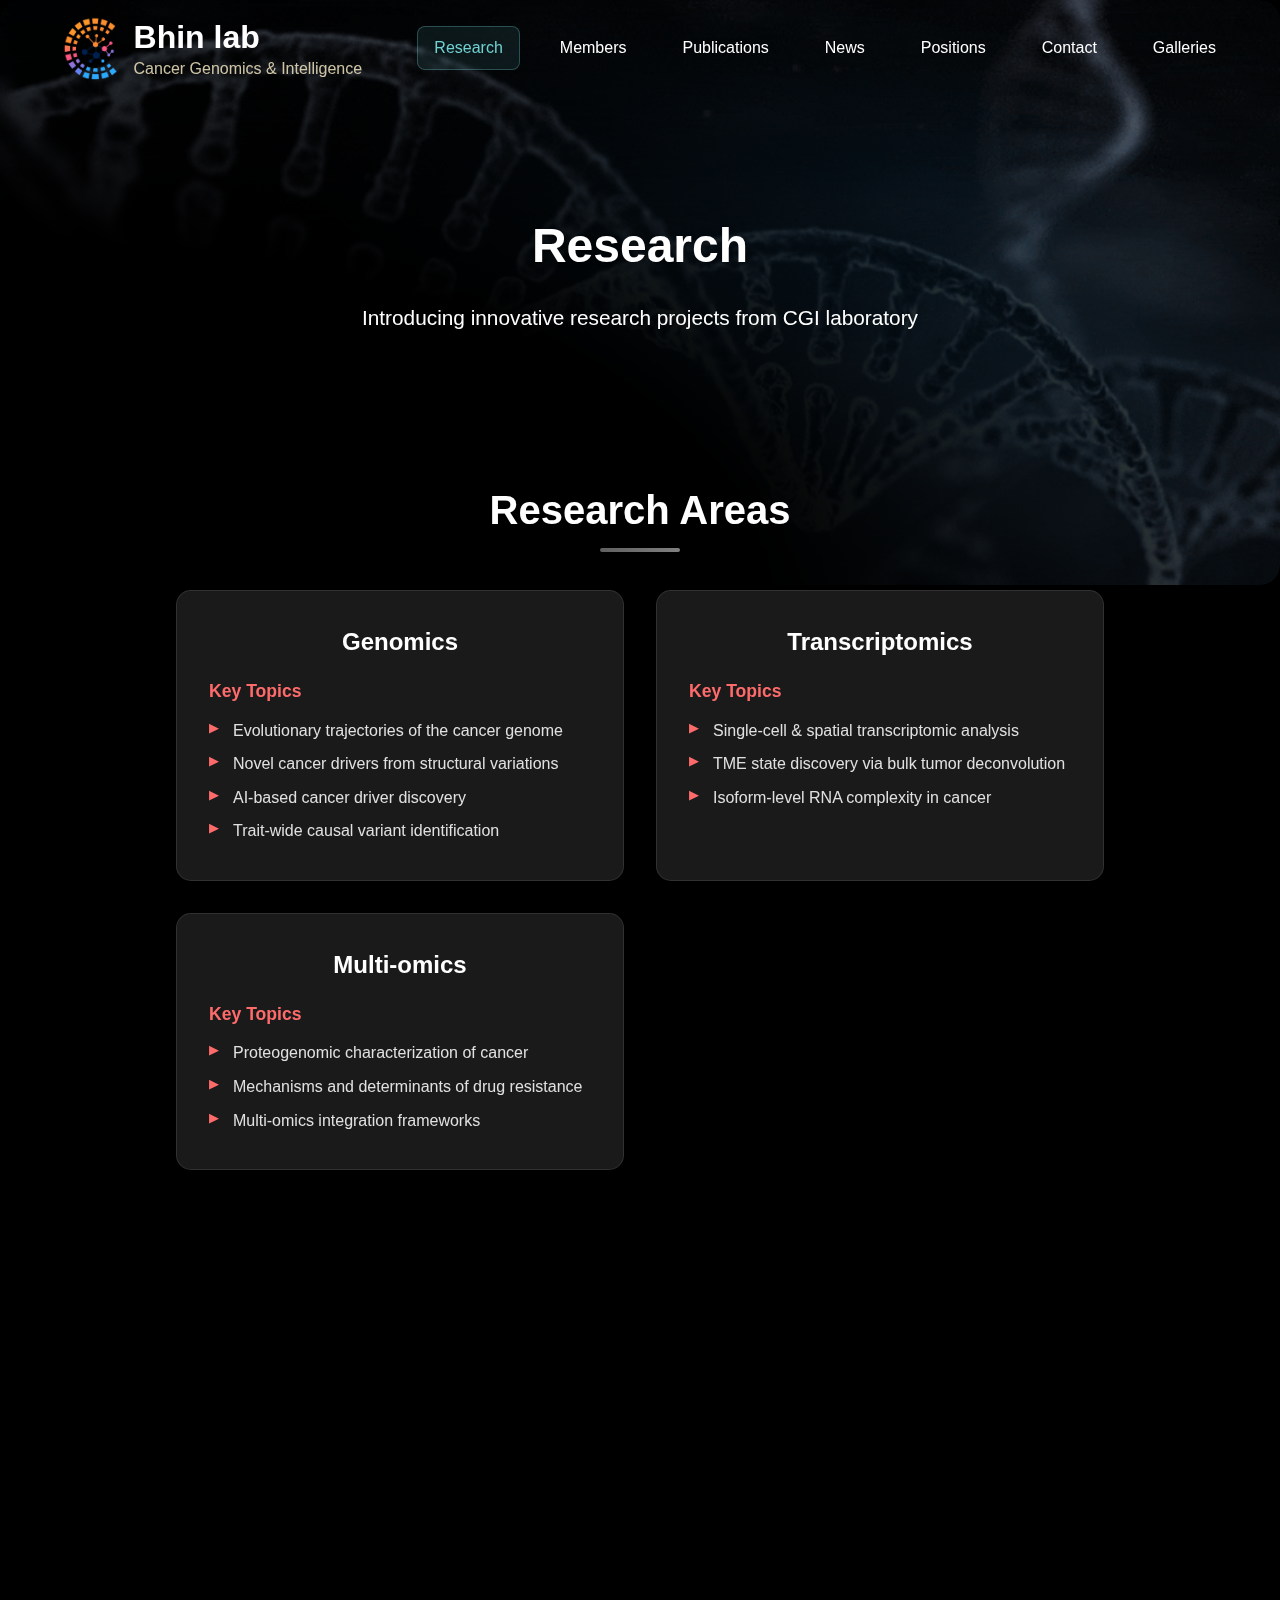
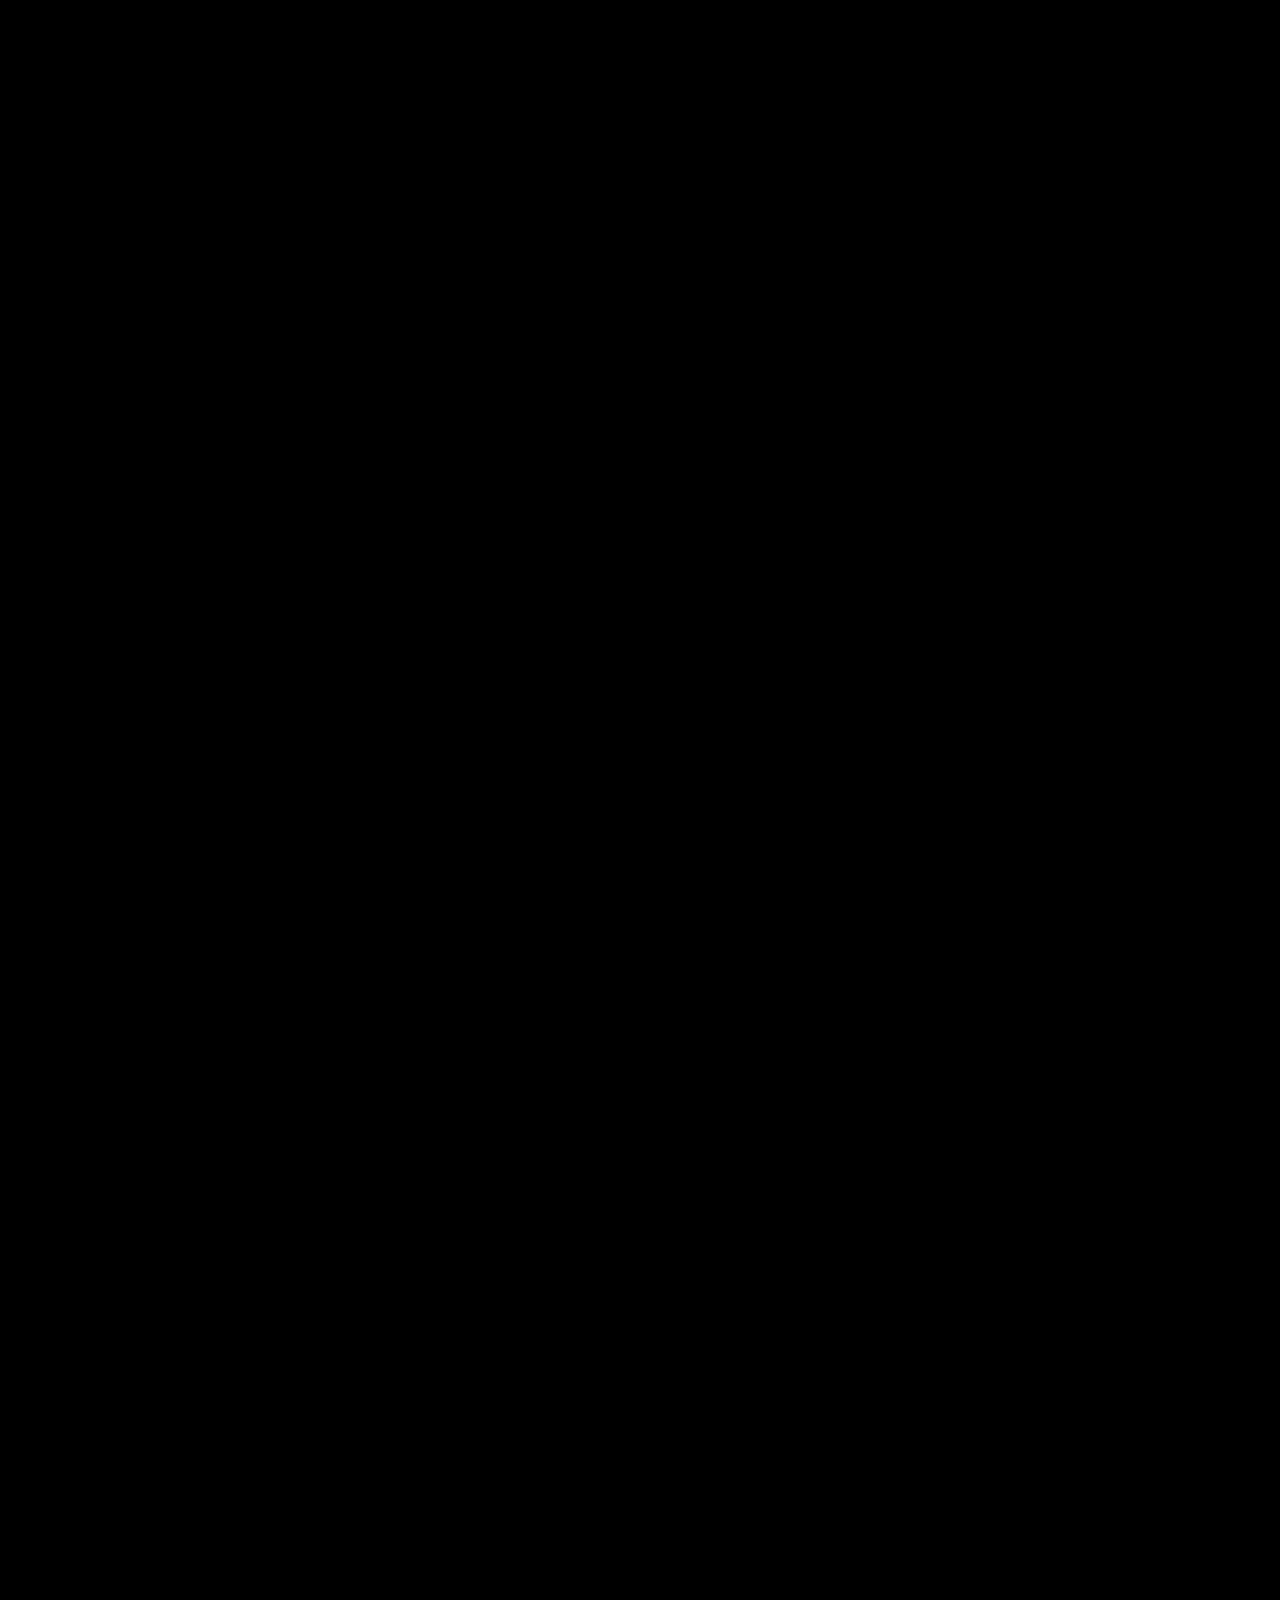
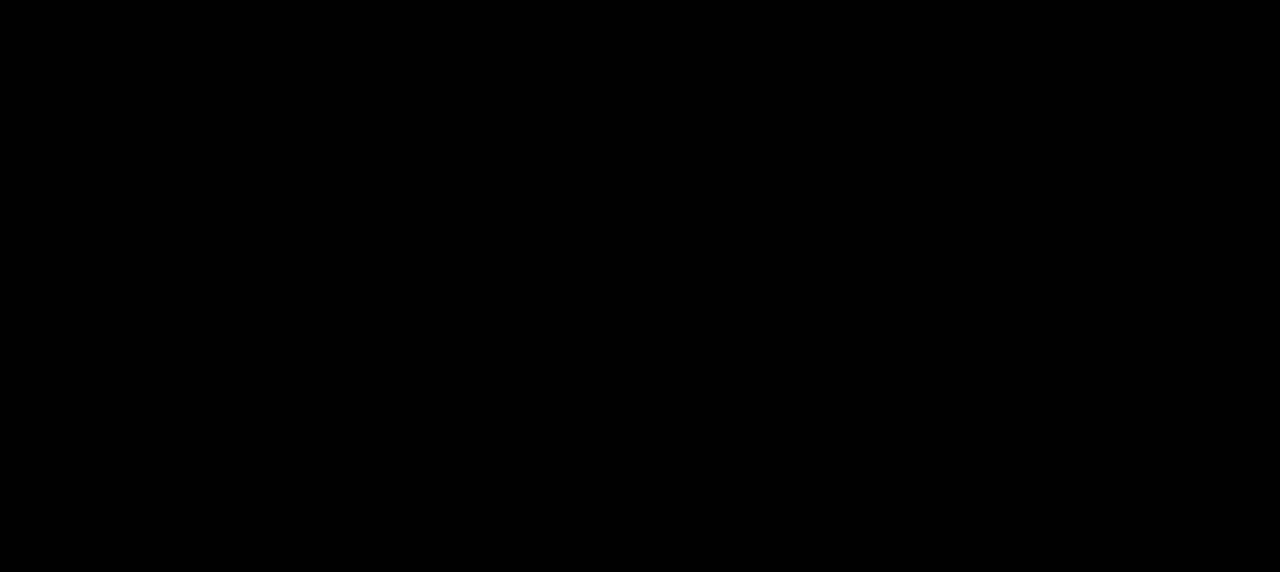
<file: research.html>
<!DOCTYPE html>
<html lang="en">
<head>
  <meta charset="UTF-8">
  <meta name="viewport" content="width=device-width, initial-scale=1.0">
  <title>Research - CGI</title>
  
  <!-- 파비콘 설정 -->
  <link rel="icon" type="image/x-icon" href="images/logo_251125.png">
  <link rel="icon" type="image/png" sizes="32x32" href="images/favicon-32x32.png">
  <link rel="icon" type="image/png" sizes="16x16" href="images/favicon-16x16.png">
  <link rel="apple-touch-icon" sizes="180x180" href="images/apple-touch-icon.png">
  
  <link rel="stylesheet" href="style.css?v=2025012808">
  <link rel="stylesheet" href="subpage.css">
  <link href="https://fonts.googleapis.com/css2?family=Noto+Sans+KR:wght@300;400;500;700&display=swap" rel="stylesheet">
  <link href="https://unpkg.com/aos@2.3.1/dist/aos.css" rel="stylesheet">
</head>
<body>

  <!-- 헤더 -->
  <header class="site-header">
    <div class="header-container">
      <div class="logo">
        <a href="index.html">
          <img src="images/logo_251125.png" alt="Logo" class="logo-image" onerror="this.style.display='none';">
          <div>
            <h1>Bhin lab</h1>
            <p class="lab-subtitle">Cancer Genomics & Intelligence</p>
          </div>
        </a>
      </div>
        <nav class="main-nav">
          <ul>
            <li><a href="research.html" class="active">Research</a></li>
            <li><a href="members.html">Members</a></li>
            <li><a href="publications.html">Publications</a></li>
            <li><a href="news.html">News</a></li>
            <li><a href="positions.html">Positions</a></li>
            <li><a href="contact.html">Contact</a></li>
            <li><a href="galleries.html">Galleries</a></li>
          </ul>
        </nav>
        
        <!-- 모바일 메뉴 버튼 -->
        <div class="mobile-menu-toggle">
          <span></span>
          <span></span>
          <span></span>
        </div>
        
        <!-- 모바일 드롭다운 메뉴 -->
        <div class="mobile-dropdown">
          <ul>
            <li><a href="research.html">Research</a></li>
            <li><a href="members.html">Members</a></li>
            <li><a href="publications.html">Publications</a></li>
            <li><a href="news.html">News</a></li>
            <li><a href="positions.html">Positions</a></li>
            <li><a href="contact.html">Contact</a></li>
            <li><a href="galleries.html">Galleries</a></li>
          </ul>
        </div>
    </div>
  </header>

  <!-- 페이지 헤더 -->
  <section class="page-header" data-aos="fade-up">
    <div class="container">
      <h1 data-aos="fade-up" data-aos-delay="100">Research</h1>
      <p data-aos="fade-up" data-aos-delay="200">Introducing innovative research projects from CGI laboratory</p>
    </div>
  </section>

  <!-- 메인 콘텐츠 -->
  <main class="subpage-content" data-aos="fade-up">
    <div class="container">
      <!-- 연구 분야 섹션 -->
      <section class="research-areas-section" data-aos="fade-up">
        <h2 data-aos="fade-up" data-aos-delay="100">Research Areas</h2>
        <div class="research-areas-grid">
          <div class="research-area-item">
            <h3>Genomics</h3>
            <div class="area-details">
              <h4>Key Topics</h4>
              <ul>
                <li>Evolutionary trajectories of the cancer genome</li>
                <li>Novel cancer drivers from structural variations</li>
                <li>AI-based cancer driver discovery</li>
                <li>Trait-wide causal variant identification</li>
              </ul>
            </div>
          </div>

          <div class="research-area-item">
            <h3>Transcriptomics</h3>
            <div class="area-details">
              <h4>Key Topics</h4>
              <ul>
                <li>Single-cell & spatial transcriptomic analysis</li>
                <li>TME state discovery via bulk tumor deconvolution</li>
                <li>Isoform-level RNA complexity in cancer</li>
              </ul>
            </div>
          </div>
          
          <div class="research-area-item">
            <h3>Multi-omics</h3>
            <div class="area-details">
              <h4>Key Topics</h4>
              <ul>
                <li>Proteogenomic characterization of cancer</li>
                <li>Mechanisms and determinants of drug resistance</li>
                <li>Multi-omics integration frameworks</li>
              </ul>
            </div>
          </div>
        
        </div>
      </section>

      <!-- 현재 연구 프로젝트 섹션 -->
      <section class="current-projects-section" data-aos="fade-up">
        <h2 data-aos="fade-up" data-aos-delay="100">Current Projects</h2>
        <div class="projects-grid">
          <div class="project-item">
            <div class="project-content">

              <div class="project-theme">
                <h4>[Theme 1. Cancer Genome Complexity and Evolution]</h4>
              </div>
              <div class="project-description">
                <p>We aim to decipher the fundamental principles governing cancer genome complexity and evolutionary dynamics through two complementary approaches.</p>
                <p>First, leveraging large-scale whole-genome sequencing datasets, we investigate how diverse classes of mutations—including single-nucleotide variants, copy number alterations, and structural rearrangements—collectively shape the evolutionary trajectories of tumors. This allows us to map lineage-specific mutational processes, clonal architectures, and selective pressures that drive cancer progression across broad cohorts.</p>
                <p>Second, we harness long-read sequencing technologies to identify previously unrecognized functional cancer drivers arising from cryptic or complex structural variants that escape detection by conventional short-read approaches. Long-read sequencing enables us to reconstruct rearranged haplotypes and resolve mechanisms such as enhancer hijacking, regulatory rewiring, or oncogenic fusions that contribute to tumorigenesis. These technologies provide unique advantages in characterizing structural variant breakpoints, phasing mutations onto individual haplotypes, and revealing the full spectrum of genomic complexity.</p>
                <p>To prioritize functional driver candidates from this expanded mutational landscape, we develop AI-based predictive models that integrate sequence context, chromatin features, 3D genome topology, and recurrence patterns across cohorts. Ultimately, our goal is to establish a coherent framework that links cancer genome complexity, evolutionary history, and functional driver discovery.</p>
              </div>
            </div>
          </div>
          
          <div class="project-item">
            <div class="project-content">

              <div class="project-theme">
                <h4>[Theme 2. Cancer Transcriptome Complexity and Ecosystem]</h4>
              </div>
              <div class="project-description">
                <p>We investigate how transcriptional programs, cellular states, and microenvironmental interactions shape the functional ecosystem of tumors. Using single-cell RNA sequencing, we resolve the heterogeneity of cancer and stromal cell populations and characterize how these populations shift across disease stages and in response to therapeutic perturbations. Spatial transcriptomics further contextualizes these findings within tissue architecture, enabling us to map cell-cell communication networks, niche-specific transcriptional programs, and regional ecosystem dynamics that cannot be captured by dissociated single-cell profiling alone.</p>
                <p>To extend these insights across patient cohorts, we perform computational deconvolution of bulk tumor transcriptomes, quantifying tumor microenvironment (TME) states and enabling cross-patient comparisons that link ecosystem features to clinical outcomes. We also leverage long-read transcriptome sequencing to achieve isoform-level resolution, uncovering the full repertoire of RNA complexity—including alternative splicing, promoter usage, and fusion transcripts—that arise as functional consequences of the cancer genomic complexity.</p>
              </div>
            </div>
          </div>
          
          <div class="project-item">
            <div class="project-content">

              <div class="project-theme">
                <h4>[Theme 3. Multi-Omics Approaches to Resolve Cancer Complexity]</h4>
              </div>
              <div class="project-description">
                <p>We strive to build an integrated, multi-layered understanding of cancer by combining genomic, transcriptomic, and proteomic. Proteogenomic analyses reveal how genomic alterations and transcriptional programs manifest at the protein level, uncovering dysregulated pathways and signaling vulnerabilities. By integrating these molecular layers, we identify mechanisms that determine therapeutic response and resistance, linking genome evolution and transcriptomic ecosystem states to clinically meaningful phenotypes.</p>
                <p>To systematically navigate this multi-dimensional landscape, we develop next-generation multi-omics integration frameworks, incorporating machine learning and AI-based models that can extract cross-modal representations and identify key drivers of disease aggressiveness. These tools allow us to discover biomarkers, stratify patients, and elucidate mechanisms of drug addiction or resistance that emerge from complex interactions between the genome, transcriptome, and proteome. Through this comprehensive approach, we aim to resolve the biological complexity that underlies cancer behavior and to translate these mechanistic insights into precision oncology strategies and novel therapeutic opportunities.</p>
              </div>
            </div>
          </div>
        </div>
      </section>


  <!-- 푸터 -->
  <footer class="site-footer" data-aos="fade-up">
    <div class="container">
      <div class="footer-content">
        <div class="footer-logo" data-aos="fade-up" data-aos-delay="100">
          <h3>CGI</h3>
          <p>Cancer Genomics & Intelligence Laboratory</p>
          <p>College of Medicine, Yonsei University</p>
          <p>by Professor Jinhyuk Bhin</p>
        </div>
        <div class="footer-links" data-aos="fade-up" data-aos-delay="200">
          <h4>Quick Links</h4>
          <ul>
            <li><a href="index.html#about">About Us</a></li>
            <li><a href="research.html">Research</a></li>
            <li><a href="news.html">News</a></li>
            <li><a href="publications.html">Publications</a></li>
          </ul>
        </div>
        <div class="footer-contact" data-aos="fade-up" data-aos-delay="300">
          <h4>Contact</h4>
          <p>Email: jbhin@yuhs.ac</p>
        </div>
      </div>
      <div class="footer-bottom" data-aos="fade-up" data-aos-delay="400">
        <p>&copy; 2025 Website developed by Sejung. Logo designed by Eunyoung. All rights reserved.</p>
      </div>
    </div>
  </footer>

  <script src="https://unpkg.com/aos@2.3.1/dist/aos.js"></script>
  <script>
    AOS.init({ duration: 800, easing: 'ease-out', once: true, offset: 100 });
  </script>
  <script>
    // 모바일 메뉴 토글
    document.addEventListener('DOMContentLoaded', function() {
      const logoLink = document.querySelector('.logo a[href="index.html"]');
      if (logoLink) {
        logoLink.addEventListener('click', function() {
          sessionStorage.setItem('skipIndexLoading', 'true');
        });
      }

      const mobileToggle = document.querySelector('.mobile-menu-toggle');
      const mobileDropdown = document.querySelector('.mobile-dropdown');
      if (mobileToggle && mobileDropdown) {
        mobileToggle.addEventListener('click', function(e) {
          e.stopPropagation();
          mobileDropdown.classList.toggle('active');
        });
        document.addEventListener('click', function(e) {
          if (!mobileDropdown.contains(e.target) && !mobileToggle.contains(e.target)) {
            mobileDropdown.classList.remove('active');
          }
        });
      }

      // 스크롤 시 헤더 배경 처리
      const siteHeader = document.querySelector('.site-header');
      if (siteHeader) {
        const handleScroll = () => {
          if (window.scrollY > 50) {
            siteHeader.classList.add('scrolled');
          } else {
            siteHeader.classList.remove('scrolled');
          }
        };
        handleScroll();
        window.addEventListener('scroll', handleScroll);
      }
    });
  </script>
</body>
</html>
</file>
<file: style.css>
/* ========================================
   CPM 홈페이지 스타일시트
   작성일: 2025년
   설명: 연구실 홈페이지의 모든 스타일을 관리하는 메인 CSS 파일
   구조:
   1. 로딩 화면 스타일
   2. 기본 설정 및 전역 스타일
   3. 배경 및 레이아웃
   4. 헤더 및 네비게이션
   5. 메인 콘텐츠 영역
   6. 반응형 디자인
   7. 애니메이션 효과
   ======================================== */

/* ========================================
   1. 로딩 화면 스타일
   - 페이지 로드 시 표시되는 로딩 오버레이
   - 로고 애니메이션 및 프로그레스 바 포함
   ======================================== */

/* 로딩 오버레이 메인 컨테이너 */
.loading-overlay {
  position: fixed;                           /* 화면 전체를 덮는 고정 위치 */
  top: 0;
  left: 0;
  width: 100%;
  height: 100%;
  background: linear-gradient(135deg, rgba(27, 27, 27, 0.98) 0%, rgba(45, 45, 45, 0.98) 100%);
  display: flex;
  align-items: center;
  justify-content: center;
  z-index: 99999;                           /* 헤더보다 훨씬 높은 z-index로 설정 */
  transition: all 1s ease-in-out;           /* 부드러운 사라짐 효과 */
  transform: scale(1);
  opacity: 1;
}

/* 로딩 완료 시 줌아웃 효과 */
.loading-overlay.zoom-out {
  transform: scale(2);                      /* 2배 확대하면서 사라짐 */
  opacity: 0;
}

/* 로딩 완료 후 헤더 표시 클래스 */
.site-header.show {
  opacity: 1 !important;
  visibility: visible !important;
}

/* 로딩 콘텐츠 중앙 정렬 */
.loading-content {
  text-align: center;
}

/* 로고 컨테이너 */
.logo-container {
  margin-bottom: 2rem;                      /* 아래 마진 줄임 3rem → 2rem */
  animation: fadeInUp 1.5s ease-out;        /* 아래에서 위로 페이드인 */
}

/* 로딩 페이지 로고 이미지 */
.loading-logo {
  width: auto;                              /* 가로 크기 자동 (비율 유지) */
  height: 320px;                            /* 세로 크기만 지정 */
  max-width: 320px;                         /* 최대 가로 크기 제한 */
  margin: 0 auto 0.1rem !important;                      /* 아래 마진 줄임 2rem → 1rem */
  display: block;
  border-radius: 5px;
  object-fit: contain;                      /* 이미지 비율 유지 */
  /* 배경과 글로우 효과 제거 */
  box-shadow: none;                         /* 그림자 효과 제거 */
  /* animation: logoGlow 2s ease-in-out infinite alternate; 글로우 애니메이션 제거 */
}

/* 로딩 페이지 메인 텍스트 */
.logo-text {
  font-size: 4rem;
  font-weight: 700;
  margin: 0.2rem 0 0.2rem 0 !important;     /* 상하 마진 강제 적용 */
  color: #ffffff;
  /* 글로우 효과 제거 */
  text-shadow: none;                        /* 텍스트 그림자 제거 */
  /* animation: glow 2s ease-in-out infinite alternate; 글로우 애니메이션 제거 */
}

/* 로딩 페이지 부제목 */
.logo-subtitle {
  font-size: 1.2rem;
  opacity: 0.8;
  font-weight: 300;
  letter-spacing: 2px;                      /* 글자 간격 조정 */
  margin: 0.2rem 0 !important;              /* 상하 마진 강제 적용 */
  animation: fadeInUp 1.5s ease-out 0.5s both; /* 0.5초 지연 후 페이드인 */
}

/* 로딩 프로그레스 바 배경 */
.loading-bar {
  width: 300px;
  height: 4px;
  background: rgba(255, 255, 255, 0.2);
  border-radius: 2px;
  margin: 0 auto 2rem;
  overflow: hidden;
  position: relative;
  animation: fadeInUp 1.5s ease-out 1s both; /* 1초 지연 후 페이드인 */
}

/* 로딩 프로그레스 바 진행 표시 */
.loading-progress {
  height: 100%;
  background: linear-gradient(90deg, #ffffff, rgba(255, 255, 255, 0.6));
  border-radius: 2px;
  width: 0%;
  animation: loadingProgress 3s ease-in-out; /* 3초 동안 진행 */
  position: relative;
}

/* ========================================
   로딩 애니메이션 키프레임 정의
   ======================================== */

/* 아래에서 위로 페이드인 애니메이션 */
@keyframes fadeInUp {
  from {
    opacity: 0;
    transform: translateY(30px);            /* 30px 아래에서 시작 */
  }
  to {
    opacity: 1;
    transform: translateY(0);               /* 원래 위치로 이동 */
  }
}

/* 글로우 효과 애니메이션 */
@keyframes glow {
  from {
    text-shadow: 0 0 30px rgba(255, 255, 255, 0.3);
  }
  to {
    text-shadow: 0 0 40px rgba(255, 255, 255, 0.6), 0 0 60px rgba(255, 255, 255, 0.3);
  }
}

/* 로고 글로우 효과 애니메이션 */
@keyframes logoGlow {
  from {
    box-shadow: 0 0 40px rgba(255, 255, 255, 0.3);
    transform: scale(1);
  }
  to {
    box-shadow: 0 0 60px rgba(255, 255, 255, 0.6), 0 0 80px rgba(255, 255, 255, 0.3);
    transform: scale(1.05);                 /* 약간 확대 */
  }
}

/* 펄스 효과 애니메이션 */
@keyframes pulse {
  0%, 100% {
    opacity: 0.7;
  }
  50% {
    opacity: 1;
  }
}

/* 프로그레스 바 진행 애니메이션 */
@keyframes loadingProgress {
  0% {
    width: 0%;
  }
  50% {
    width: 70%;                             /* 중간에 70%까지 빠르게 진행 */
  }
  100% {
    width: 100%;                            /* 마지막에 100% 완료 */
  }
}

/* 반응형 로딩 화면 - 태블릿 */
@media (max-width: 768px) {
  .loading-logo {
    width: auto;                            /* 가로 크기 자동 (비율 유지) */
    height: 150px;                          /* 세로 크기만 지정 */
    max-width: 150px;                       /* 최대 가로 크기 제한 */
  }
  
  .logo-text {
    font-size: 3rem;
  }
  
  .logo-subtitle {
    font-size: 1rem;
  }
  
  .loading-bar {
    width: 250px;
  }
}

/* 반응형 로딩 화면 - 모바일 */
@media (max-width: 480px) {
  .loading-logo {
    width: auto;                            /* 가로 크기 자동 (비율 유지) */
    height: 120px;                          /* 세로 크기만 지정 */
    max-width: 120px;                       /* 최대 가로 크기 제한 */
  }
  
  .logo-text {
    font-size: 2.5rem;
  }
  
  .logo-subtitle {
    font-size: 0.9rem;
  }
  
  .loading-bar {
    width: 200px;
  }
}

/* ========================================
   2. 기본 설정 및 전역 스타일
   - CSS 리셋 및 전체 페이지 기본 설정
   - 글꼴, 색상, 링크 스타일 등
   ======================================== */

/* CSS 리셋 - 모든 요소의 기본 마진/패딩 제거 */
* {
  margin: 0;
  padding: 0;
  box-sizing: border-box;                   /* 패딩과 보더를 포함한 크기 계산 */
}

/* 전체 페이지 기본 스타일 */
body {
  font-family: Helvetica, Arial, sans-serif; /* 기본 폰트 설정 */
  line-height: 1.6;                          /* 줄 간격 */
  color: #ffffff;                            /* 기본 글자색 (흰색) */
  background: #000000 !important;            /* 배경색 검은색 */
  position: relative;
}

/* 전역 링크 스타일 - 모든 링크의 기본 스타일 제거 */
a {
  text-decoration: none !important;          /* 밑줄 제거 */
  outline: none;                             /* 포커스 아웃라인 제거 */
  color: white !important;                   /* 링크 색상 흰색으로 통일 */
}

a:hover {
  text-decoration: none !important;
  color: white !important;
}

a:focus {
  text-decoration: none !important;
  outline: none;
  color: white !important;
}

/* ========================================
   3. 배경 및 레이아웃
   - 배경 GIF 설정 및 기본 레이아웃 컨테이너
   ======================================== */

/* 배경 GIF 레이어 - body::before 가상 요소 사용 */
body::before {
  content: '';
  position: fixed;                           /* 스크롤해도 고정 */
  top: 0;
  right: 0;
  width: 100vw;                              /* 전체 뷰포트 너비 */
  height: 65vh;                              /* 뷰포트 높이의 65% */
  background-image: url('images/test3gif.gif'); /* 배경 GIF 파일 */
  background-size: cover;                    /* 영역을 덮도록 크기 조정 */
  background-position: center;               /* 중앙 정렬 */
  background-repeat: no-repeat;              /* 반복하지 않음 */
  
  /* 그라데이션 마스크 - 왼쪽 아래로 갈수록 투명해짐 */
  -webkit-mask-image: radial-gradient(130% 130% at left bottom,
    rgba(0,0,0,0) 0%,                        /* 완전 투명 */
    rgba(0,0,0,0) 45%,
    rgba(0,0,0,0.4) 70%,                     /* 점진적 불투명 */
    rgba(0,0,0,0.85) 88%,
    rgba(0,0,0,1) 100%);                     /* 완전 불투명 */
  mask-image: radial-gradient(130% 130% at left bottom,
    rgba(0,0,0,0) 0%,
    rgba(0,0,0,0) 45%,
    rgba(0,0,0,0.4) 70%,
    rgba(0,0,0,0.85) 88%,
    rgba(0,0,0,1) 100%);
  -webkit-mask-repeat: no-repeat;
  mask-repeat: no-repeat;
  -webkit-mask-size: 100% 100%;
  mask-size: 100% 100%;
  
  opacity: 0.5;                             /* 전체 투명도 조정 */
  z-index: 0 !important;                    /* 콘텐츠보다 뒤에 배치 */
  pointer-events: none;                     /* 클릭 이벤트 차단 */
  border-radius: 20px;                      /* 모서리 둥글게 */
  box-shadow: 0 0 60px rgba(0,0,0,0.7);     /* 가장자리 블렌딩 효과 */
}

/* 기본 레이아웃 컨테이너 */
.container {
  max-width: 1200px;                        /* 최대 너비 제한 */
  margin: 0 auto;                           /* 중앙 정렬 */
  padding: 0 20px;                          /* 좌우 여백 */
}

/* ========================================
   4. 헤더 및 네비게이션
   - 상단 고정 헤더, 로고, 메뉴 시스템
   - 데스크톱 및 모바일 네비게이션 포함
   ======================================== */

/* 메인 헤더 컨테이너 */
.site-header {
  background: transparent !important;       /* 완전 투명 배경 */
  color: white;
  position: fixed;                          /* 상단에 고정 */
  top: 0;
  left: 0;
  right: 0;
  z-index: 9999;                           /* 다른 모든 요소보다 위에 (로딩보다는 낮음) */
  box-shadow: none !important;             /* 그림자 제거 */
  /* 로딩 중에는 숨김, 로딩 완료 후 표시 */
  opacity: 0;
  visibility: hidden;
  transition: opacity 0.5s ease, visibility 0.5s ease;
}

/* 헤더 내부 컨테이너 */
.header-container {
  display: flex;
  justify-content: flex-start;             /* 좌측부터 배치 */
  align-items: center;                     /* 세로 중앙 정렬 */
  padding: 1rem 2rem;                      /* 상하 1rem, 좌우 2rem 여백 */
  width: 100%;
  margin: 0;
  position: relative;
  gap: 2rem;                              /* 로고와 메뉴 간격 */
  background: transparent !important;      /* 투명 배경 강제 적용 */
}

/* ========================================
   로고 스타일 (통합 관리)
   ======================================== */

/* 로고 메인 컨테이너 */
.site-header .logo {
  max-width: fit-content;                  /* 콘텐츠에 맞는 너비 */
  flex-shrink: 0;                          /* 축소되지 않도록 */
  display: flex !important;
  align-items: center !important;
  flex-direction: row !important;          /* 가로 배치 강제 */
  flex-wrap: nowrap !important;            /* 줄바꿈 방지 */
  gap: 12px;                              /* 이미지와 텍스트 간격 */
  margin-left: 1rem !important;           /* 왼쪽 여백 */
}

/* 로고 링크 스타일 */
.site-header .logo a {
  text-decoration: none !important;
  color: white !important;
  display: flex !important;
  align-items: center !important;
  outline: none;
  max-width: fit-content;
  gap: 12px;
  flex-direction: row !important;
  flex-wrap: nowrap !important;
  margin-left: 1rem !important;
}

/* 로고 내부 텍스트 컨테이너 */
.site-header .logo a > div {
  display: flex !important;
  flex-direction: column !important;
  align-items: flex-start !important;
  gap: 0;
}

/* 로고 텍스트 (h1) 스타일 */
.site-header .logo h1 {
  font-size: 2rem;                        /* 로고 텍스트 크기 */
  font-weight: 700;                       /* 굵은 글씨 */
  color: white !important;
  text-decoration: none !important;
  transition: all 0.3s ease;             /* 부드러운 전환 효과 */
  cursor: pointer;
  outline: none;
  margin: 0;
  line-height: 1.2;                       /* 줄 높이 조정 */
  display: block !important;              /* 블록 요소로 변경 */
  flex: 0 0 auto !important;              /* 플렉스 아이템 크기 고정 */
}

/* 로고 서브타이틀 스타일 */
.site-header .logo .lab-subtitle {
  font-size: 1rem;
  font-weight: 400;
  color: rgba(255, 242, 204, 0.8) !important;
  margin: 0;
  line-height: 1.2;
  margin-top: 0.2rem;
}

/* 로고 이미지 스타일 (모든 선택자 통합) */
.logo-image,
img.logo-image,
.site-header .logo img,
.site-header .logo a img {
  margin: 0;
  vertical-align: middle;
  border-radius: 6px;                     /* 모서리 둥글게 */
  object-fit: contain;                    /* 비율 유지하며 크기 조정 */
  display: inline-flex !important;
  flex-shrink: 0;
  align-self: center;
  height: auto;
  max-height: 64px;                       /* 텍스트 높이에 맞춰 확대 */
  min-height: 54px;
  width: auto;
  flex: 0 0 auto !important;
  padding: 0;
  background: transparent;
  box-shadow: none;
}

@media (max-width: 768px) {
  .logo-image,
  img.logo-image,
  .site-header .logo img,
  .site-header .logo a img {
    max-height: 48px;
    min-height: 42px;
    padding: 0;
    box-shadow: none;
  }
}

/* 로고 호버 효과 */
.site-header .logo a:hover h1 {
  color: #70d2d3 !important;              /* 호버 시 빨간색 */
  transform: scale(1.05);                 /* 호버 시 5% 확대 */
}

.site-header .logo a:hover,
.site-header .logo a:focus {
  text-decoration: none !important;
  outline: none;
}

/* ========================================
   메인 네비게이션 시스템
   ======================================== */

/* 메인 네비게이션 컨테이너 */
.main-nav {
  display: block;                         /* 데스크톱에서 표시 */
  margin-left: auto;                      /* 오른쪽 끝으로 이동 */
  margin-right: 1rem;                     /* 오른쪽 여백 */
}

/* 네비게이션 메뉴 리스트 */
.main-nav ul {
  list-style: none;                       /* 불릿 포인트 제거 */
  display: flex;                          /* 가로 배치 */
  gap: 1.5rem;                           /* 메뉴 항목 간격 */
  align-items: center;
  margin: 0;
  padding: 0;
}

/* 메뉴 링크 기본 스타일 */
.main-nav > ul > li > a {
  color: white !important;
  text-decoration: none !important;
  font-weight: 500;                       /* 중간 굵기 */
  padding: 0.5rem 1rem;                   /* 클릭 영역 확장 */
  border-radius: 8px;                     /* 둥근 모서리 */
  transition: all 0.3s ease;             /* 부드러운 전환 */
  position: relative;
  overflow: hidden;
  display: block;
  cursor: pointer;
}

/* ========================================
   메뉴 호버 효과 (통합 관리)
   ======================================== */

/* 모든 메뉴 링크에 공통 적용되는 기본 설정 */
.main-nav > ul > li > a,
.main-nav ul li a,
.site-header .main-nav ul li a {
  position: relative;
  overflow: hidden;
}

/* 호버 시 나타나는 밑줄 애니메이션 */
.main-nav > ul > li > a::after,
.main-nav ul li a::after,
.site-header .main-nav ul li a::after {
  content: '';
  position: absolute;
  bottom: 0;
  left: 50%;
  width: 0;
  height: 2px;
  background: linear-gradient(90deg, #70d2d3, white); /* 빨간색 그라데이션 */
  transition: all 0.3s ease;
  transform: translateX(-50%);            /* 중앙에서 시작 */
}

/* 통합된 호버 효과 */
.main-nav > ul > li > a:hover,
.main-nav ul li a:hover,
.site-header .main-nav ul li a:hover {
  color: #70d2d3 !important;              /* 호버 시 빨간색 */
  background-color: rgba(255, 255, 255, 0.1) !important; /* 반투명 배경 */
  transform: translateY(-2px) !important;  /* 위로 2px 이동 */
  box-shadow: 0 4px 12px #70d2d3(255, 107, 107, 0.3) !important; /* 그림자 효과 */
  text-decoration: none !important;
  outline: none !important;
  border-radius: 8px !important;
  transition: all 0.3s ease !important;
}

/* 호버 시 밑줄 확장 */
.main-nav > ul > li > a:hover::after,
.main-nav ul li a:hover::after,
.site-header .main-nav ul li a:hover::after {
  width: 80% !important;                  /* 밑줄이 80% 너비로 확장 */
}

/* 활성 메뉴 스타일 (현재 페이지) */
.main-nav > ul > li > a.active {
  color: #70d2d3 !important;
  background-color: rgba(112, 210, 211, 0.1);
  border: 1px solid rgba(112, 210, 211, 0.3);
}

/* ========================================
   햄버거 메뉴 (모바일용)
   ======================================== */

/* 햄버거 메뉴 버튼 (기본적으로 숨김) */
.hamburger-menu {
  display: none;                          /* 데스크톱에서는 숨김 */
  position: relative;
  cursor: pointer;
  z-index: 1004;                          /* 메뉴보다 위에 */
}

/* 햄버거 아이콘 (3줄) */
.hamburger-icon {
  width: 25px;
  height: 20px;
  position: relative;
  display: flex;
  flex-direction: column;
  justify-content: space-between;
}

/* 햄버거 아이콘의 각 줄 */
.hamburger-icon span {
  width: 100%;
  height: 3px;
  background-color: white;
  border-radius: 2px;
  transition: all 0.3s ease;
}

/* 호버 시 X 모양으로 변환 */
.hamburger-menu:hover .hamburger-icon span:nth-child(1) {
  transform: rotate(45deg) translate(5px, 5px);
}

.hamburger-menu:hover .hamburger-icon span:nth-child(2) {
  opacity: 0;                             /* 가운데 줄 숨김 */
}

.hamburger-menu:hover .hamburger-icon span:nth-child(3) {
  transform: rotate(-45deg) translate(7px, -6px);
}

/* 모바일 메뉴 토글 버튼 */
.mobile-menu-toggle {
  display: none;
  flex-direction: column;
  cursor: pointer;
  padding: 5px;
  z-index: 1006;
}

.mobile-menu-toggle span {
  width: 25px;
  height: 3px;
  background: white;
  margin: 3px 0;
  transition: 0.3s;
  border-radius: 2px;
}

/* 모바일 드롭다운 메뉴 */
.mobile-dropdown {
  display: none;
  position: absolute;
  top: 100%;
  right: 0;
  background: rgba(0, 0, 0, 0.9);
  backdrop-filter: blur(20px);
  border-radius: 10px;
  min-width: 200px;
  box-shadow: 0 10px 30px rgba(0,0,0,0.5);
  border: 1px solid rgba(255,255,255,0.1);
  margin-top: 10px;
  z-index: 1005;
}

.mobile-dropdown.active {
  display: block;
}

.mobile-dropdown ul {
  list-style: none;
  padding: 1rem 0;
  margin: 0;
}

.mobile-dropdown li {
  padding: 0;
}

.mobile-dropdown a {
  color: white;
  padding: 0.75rem 1.5rem;
  display: block;
  text-decoration: none;
  transition: all 0.3s ease;
  border-left: 3px solid transparent;
}

.mobile-dropdown a:hover {
  background-color: rgba(255,255,255,0.1);
  color: #70d2d3;
  border-left-color: #70d2d3;
  transform: translateX(5px);
}

/* ========================================
   드롭다운 메뉴 (데스크톱용)
   ======================================== */

.dropdown {
  position: relative;
}

.dropdown-menu {
  position: absolute;
  top: 100%;
  left: 0;
  background: #000000;
  backdrop-filter: blur(20px);
  box-shadow: 0 10px 30px rgba(0,0,0,0.5);
  border-radius: 10px;
  min-width: 200px;
  opacity: 0;
  visibility: hidden;
  transform: translateY(-10px);
  transition: all 0.3s ease;
  list-style: none;
  padding: 1rem 0;
  border: 1px solid rgba(255,255,255,0.1);
  z-index: 1003;
}

.dropdown:hover .dropdown-menu {
  opacity: 1;
  visibility: visible;
  transform: translateY(0);
}

.dropdown-menu li {
  padding: 0;
}

.dropdown-menu a {
  color: white;
  padding: 0.75rem 1.5rem;
  display: block;
  border-radius: 0;
  transition: all 0.3s ease;
}

.dropdown-menu a:hover {
  background-color: rgba(255,255,255,0.1);
  color: #70d2d3;
  transform: translateX(5px);
}

/* ========================================
   5. 메인 콘텐츠 영역
   - 배너, 섹션, 버튼 등 주요 콘텐츠 스타일
   ======================================== */

/* 팀 그리드 스타일 */
.team-grid {
  display: grid;
  grid-template-columns: repeat(2, 1fr);
  gap: 30px;
  margin-top: 40px;
}

/* About Us 섹션 전체 여백 */
.about-section {
  margin-top: 60px;
  padding: 60px 0;
}

.team-item {
  background: rgba(255, 255, 255, 0.1);
  backdrop-filter: blur(10px);
  border: 1px solid rgba(255, 255, 255, 0.2);
  padding: 40px 30px;
  border-radius: 15px;
  text-align: center;
  color: white;
  box-shadow: 0 10px 30px rgba(0,0,0,0.1);
  transition: transform 0.3s ease, box-shadow 0.3s ease;
}

.team-item:hover {
  transform: translateY(-5px);
  box-shadow: 0 15px 40px rgba(0,0,0,0.3);
}

.team-icon {
  font-size: 3rem;
  margin-bottom: 20px;
}

.team-item h3 {
  font-size: 1.5rem;
  font-weight: 600;
  margin-bottom: 15px;
  color: white;
}

.team-item p {
  font-size: 1rem;
  line-height: 1.6;
  color: rgba(255,255,255,0.9);
  margin: 0;
}

/* 반응형 팀 그리드 */
@media (max-width: 768px) {
  .team-grid {
    grid-template-columns: 1fr;
    gap: 20px;
    margin-top: 30px;
  }
  
  .team-item {
    padding: 30px 20px;
  }
  
  .team-icon {
    font-size: 2.5rem;
    margin-bottom: 15px;
  }
  
  .team-item h3 {
    font-size: 1.3rem;
  }
  
  .team-item p {
    font-size: 0.9rem;
  }
  
  .about-section {
    margin-top: 40px;
    padding: 40px 0;
  }
}

/* 메인 배너 섹션 */
.main-banner {
  height: 85vh;                           /* 뷰포트 높이의 85% */
  background: transparent;                /* 투명 배경 */
  display: flex;
  align-items: center;
  justify-content: center;
  text-align: center;
  color: white;
  margin-top: 8px;                        /* 헤더와의 간격 */
  max-width: 80%;                         /* 최대 너비 80% */
  margin-left: auto;
  margin-right: auto;
  border-radius: 20px;
  box-shadow: 0 10px 30px rgba(0,0,0,0.3);
  position: relative;
  z-index: 1;                             /* 배경 GIF보다 위에 */
}

/* 배너 내용 스타일 */
.banner-content h2 {
  font-size: 3.5rem;                      /* 메인 제목 크기 */
  font-weight: 700;
  margin-bottom: 1rem;
  text-shadow: 2px 2px 4px rgba(0,0,0,0.3); /* 텍스트 그림자 */
}

.banner-content p {
  font-size: 1.3rem;                      /* 부제목 크기 */
  margin-bottom: 2rem;
  opacity: 0.9;
}

.banner-buttons {
  display: flex;
  gap: 1rem;
  justify-content: center;
  flex-wrap: wrap;                        /* 줄바꿈 허용 */
}

/* ========================================
   버튼 스타일 시스템
   ======================================== */

/* 기본 버튼 스타일 */
.btn {
  padding: 1rem 2rem;
  border: none;
  border-radius: 50px;                    /* 완전히 둥근 모서리 */
  text-decoration: none;
  font-weight: 600;
  transition: all 0.3s ease;
  display: inline-block;
  cursor: pointer;
}

/* 주요 버튼 (빨간색) */
.btn-primary {
  background: #70d2d3;
  color: white;
}

.btn-primary:hover {
  background: #70d2d3;                    /* 호버 시 더 진한 빨간색 */
  transform: translateY(-3px);            /* 위로 3px 이동 */
  box-shadow: 0 5px 15px rgba(255,107,107,0.4);
}

/* 보조 버튼 (투명 배경) */
.btn-secondary {
  background: transparent;
  color: white;
  border: 2px solid white;
}

.btn-secondary:hover {
  background: white;
  color: #667eea;                         /* 호버 시 파란색 텍스트 */
  transform: translateY(-3px);
}

/* ========================================
   콘텐츠 섹션 레이아웃
   ======================================== */

/* News 섹션 여백 */
.news-section {
  margin-top: 60px;
  padding: 60px 0;
}

/* CPM Today 섹션 여백 */
.CPM-today-section {
  margin-top: 60px;
  padding: 60px 0;
}

/* Contact 섹션 여백 */
.contact-section {
  margin-top: 60px;
  padding: 60px 0;
}

/* 메인 콘텐츠 컨테이너 */
.content {
  margin-top: 0;
  max-width: 80%;                         /* 배너와 동일한 너비 */
  margin-left: auto;
  margin-right: auto;
  position: relative;
  z-index: 1;                             /* 배경 GIF보다 위에 */
}

/* 각 섹션 기본 스타일 */
.content section {
  padding: 5rem 0;                       /* 섹션 간격 */
  border-radius: 20px;
  margin-bottom: 2rem;
}

/* 섹션 제목 스타일 */
.content h2 {
  font-size: 2.5rem;
  font-weight: 700;
  text-align: center;
  margin-bottom: 3rem;
  color: #ffffff;
  position: relative;
}

/* 섹션 제목 아래 장식 선 */
.content h2::after {
  content: '';
  position: absolute;
  bottom: -10px;
  left: 50%;
  transform: translateX(-50%);
  width: 80px;
  height: 4px;
  background: linear-gradient(90deg, rgba(120, 120, 120, 0.8), rgba(160, 160, 160, 0.8));
  border-radius: 2px;
}

/* ========================================
   개별 섹션 스타일
   ======================================== */

/* About Us 섹션 */
.about-section {
  background: transparent;
  backdrop-filter: none;
  border: none;
}

.about-content {
  display: grid;
  grid-template-columns: 1fr 1fr;         /* 2열 그리드 */
  gap: 4rem;
  align-items: center;
}

.about-text p {
  font-size: 1.1rem;
  margin-bottom: 1rem;
  color: #ffffff;
  line-height: 1.8;
}

.about-image {
  text-align: center;
}

/* Research 섹션 */
.research-section {
  background: transparent;
  backdrop-filter: none;
}

.research-grid {
  display: grid;
  grid-template-columns: repeat(auto-fit, minmax(350px, 1fr));
  gap: 2rem;
}

.research-item {
  background: rgba(255, 255, 255, 0.1);   /* 반투명 배경 */
  border-radius: 15px;
  overflow: hidden;
  box-shadow: 0 5px 20px rgba(0,0,0,0.3);
  transition: transform 0.3s ease;
  border: 1px solid rgba(255, 255, 255, 0.1);
}

.research-item:hover {
  transform: translateY(-10px);           /* 호버 시 위로 이동 */
}

.research-image {
  height: 200px;
  background: #e9ecef;
  display: flex;
  align-items: center;
  justify-content: center;
}

.research-item h3 {
  padding: 1.5rem 1.5rem 0.5rem;
  font-size: 1.2rem;
  color: #ffffff;
}

.research-item p {
  padding: 0 1.5rem 1rem;
  color: #ffffff;
  line-height: 1.6;
}

.research-item .date {
  display: block;
  padding: 0 1.5rem 1.5rem;
  color: #ffffff;
  font-size: 0.9rem;
}

/* News 섹션 */
.news-section {
  background: transparent;
  backdrop-filter: none;
  border: none;
}

.news-grid {
  display: grid;
  grid-template-columns: repeat(auto-fit, minmax(400px, 1fr));
  gap: 2rem;
}

.news-item {
  background: rgba(255, 255, 255, 0.1);
  border-radius: 15px;
  overflow: hidden;
  box-shadow: 0 3px 15px rgba(0,0,0,0.3);
  transition: transform 0.3s ease;
  border: 1px solid rgba(255, 255, 255, 0.1);
}

.news-item:hover {
  transform: translateY(-5px);
}

.news-image {
  height: 200px;
  background: #e9ecef;
  display: flex;
  align-items: center;
  justify-content: center;
}

.news-content {
  padding: 1.5rem;
}

.news-content h3 {
  font-size: 1.1rem;
  color: #ffffff;
  margin-bottom: 0.5rem;
  line-height: 1.4;
}

.news-content p {
  color: #ffffff;
  margin-bottom: 1rem;
  line-height: 1.6;
}

.news-content .date {
  color: #ffffff;
  font-size: 0.9rem;
}



.today-grid {
  display: grid;
  grid-template-columns: repeat(auto-fit, minmax(300px, 1fr));
  gap: 2rem;
}

.today-item {
  background: rgba(255,255,255,0.1);
  border-radius: 15px;
  padding: 1.5rem;
  backdrop-filter: blur(10px);
  border: 1px solid rgba(255,255,255,0.2);
  transition: transform 0.3s ease;
}

.today-item:hover {
  transform: translateY(-5px);
  background: rgba(255,255,255,0.2);
}

.today-image {
  height: 150px;
  background: rgba(255,255,255,0.2);
  border-radius: 10px;
  display: flex;
  align-items: center;
  justify-content: center;
  margin-bottom: 1rem;
}

.today-item h3 {
  font-size: 1.1rem;
  margin-bottom: 0.5rem;
  line-height: 1.4;
}

.today-item .date {
  color: #ffffff;
  font-size: 0.9rem;
}

/* Contact 섹션 */
.contact-section {
  background: transparent;
  backdrop-filter: none;
  border: none;
}

.contact-content {
  text-align: center;
  max-width: 600px;
  margin: 0 auto;
}

.contact-info h3 {
  font-size: 1.3rem;
  color: #ffffff;
  margin-bottom: 2rem;
  line-height: 1.6;
}

.contact-form {
  display: flex;
  gap: 1rem;
  justify-content: center;
  flex-wrap: wrap;
}

/* 이메일 입력 필드 */
.email-input {
  padding: 1rem 1.5rem;
  border: 2px solid #e9ecef;
  border-radius: 50px;
  font-size: 1rem;
  min-width: 300px;
  transition: border-color 0.3s ease;
}

.email-input:focus {
  outline: none;
  border-color: rgba(160, 160, 160, 0.8);
}

/* ========================================
   푸터 스타일
   ======================================== */

.site-footer {
  background: #000000;                    /* 검정 배경 */
  color: white;
  padding: 3rem 0 1rem;
}

.footer-content {
  display: grid;
  grid-template-columns: repeat(auto-fit, minmax(250px, 1fr));
  gap: 2rem;
  margin-bottom: 2rem;
}

.footer-logo h3 {
  font-size: 1.5rem;
  margin-bottom: 0.5rem;
}

.footer-logo p {
  color: #ffffff;
  opacity: 0.8;
}

.footer-links h4,
.footer-contact h4 {
  margin-bottom: 1rem;
  color: rgba(180, 180, 180, 0.9);
}

.footer-links ul {
  list-style: none;
}

.footer-links li {
  margin-bottom: 0.5rem;
}

.footer-links a {
  color: white;
  text-decoration: none;
  opacity: 0.8;
  transition: opacity 0.3s ease;
}

.footer-links a:hover {
  opacity: 1;
}

.footer-contact p {
  margin-bottom: 0.5rem;
  color: #ffffff;
  opacity: 0.8;
}

.footer-bottom {
  text-align: center;
  padding-top: 2rem;
  border-top: 1px solid rgba(255,255,255,0.1);
  opacity: 0.7;
}

/* ========================================
   이미지 스타일 시스템
   ======================================== */

/* 모든 콘텐츠 이미지 공통 스타일 */
.about-img,
.research-img,
.news-img,
.today-img {
  width: 100%;
  height: 100%;
  object-fit: cover;                      /* 비율 유지하며 영역 채우기 */
  border-radius: 8px;
  transition: transform 0.3s ease;
}

/* 이미지 호버 효과 */
.about-img:hover,
.research-img:hover,
.news-img:hover,
.today-img:hover {
  transform: scale(1.05);                 /* 호버 시 5% 확대 */
}

/* 이미지 로드 실패 시 플레이스홀더 */
.image-placeholder {
  background: #e9ecef;
  color: #6c757d;
  display: flex;
  align-items: center;
  justify-content: center;
  font-size: 0.9rem;
  font-weight: 500;
  border: 2px dashed #dee2e6;
  border-radius: 8px;
  height: 100%;
  width: 100%;
}

/* ========================================
   6. 반응형 디자인
   - 태블릿 및 모바일 기기 대응
   ======================================== */

/* 태블릿 및 중간 크기 화면 (768px 이하) */
@media (max-width: 768px) {
  /* 헤더 반응형 */
  .header-container {
    flex-direction: row;
    gap: 1rem;
    padding: 1rem 0;                      /* 모바일에서 좌우 패딩 제거 */
  }
  
  .hamburger-menu {
    z-index: 1004;
  }
  
  .mobile-menu {
    min-width: 200px;
  }
  
  /* 콘텐츠 영역 반응형 */
  .main-banner,
  .content {
    max-width: 95%;                       /* 모바일에서 더 넓게 */
  }
  
  .banner-content h2 {
    font-size: 2.5rem;
  }
  
  .banner-content p {
    font-size: 1.1rem;
  }
  
  .banner-buttons {
    flex-direction: column;               /* 버튼 세로 배치 */
    align-items: center;
  }
  
  /* 그리드 레이아웃 1열로 변경 */
  .about-content {
    grid-template-columns: 1fr;
    gap: 2rem;
  }
  
  .research-grid,
  .news-grid,
  .today-grid {
    grid-template-columns: 1fr;
  }
  
  /* 폼 반응형 */
  .contact-form {
    flex-direction: column;
    align-items: center;
  }
  
  .email-input {
    min-width: auto;
    width: 100%;
    max-width: 300px;
  }
  
  /* 푸터 반응형 */
  .footer-content {
    grid-template-columns: 1fr;
    text-align: center;
  }
}

/* 작은 모바일 화면 (480px 이하) */
@media (max-width: 480px) {
  .banner-content h2 {
    font-size: 2rem;
  }
  
  .content h2 {
    font-size: 2rem;
  }
  
  .container {
    padding: 0 15px;
  }
  
  /* 메인 배너 작은 모바일 반응형 */
  .main-banner-container {
    margin: 90px auto 1rem;
  }
  
  .main-banner-grid {
    min-height: 400px; /* 작은 모바일에서 높이 조정 */
    gap: 1rem;
  }
  
  .main-banner-grid .banner-left {
    min-height: 250px; /* 작은 모바일에서 이미지 영역 높이 조정 */
  }
  
  .main-banner-grid .banner-right {
    padding: 1rem; /* 작은 모바일에서 패딩 조정 */
  }
  
  .banner-section-title {
    font-size: 1.5rem; /* 작은 모바일에서 제목 크기 조정 */
    margin-bottom: 1rem;
  }
  
  .main-banner-grid .banner-right h3 {
    font-size: 1.1rem; /* 작은 모바일에서 제목 크기 조정 */
    margin-bottom: 0.6rem;
  }
  
  .main-banner-grid .banner-right p {
    font-size: 0.85rem; /* 작은 모바일에서 텍스트 크기 조정 */
    line-height: 1.5;
  }
  
  /* 로고 작은 모바일 반응형 */
  .site-header .logo h1 {
    font-size: 1.3rem; /* 작은 모바일에서 로고 크기 조정 */
  }
  
  .site-header .logo .lab-subtitle {
    font-size: 0.75rem; /* 작은 모바일에서 서브타이틀 크기 조정 */
  }
  
  .logo-image {
    max-height: 30px; /* 작은 모바일에서 로고 이미지 크기 조정 */
  }
  
  .header-container {
    padding: 0.8rem 1rem; /* 작은 모바일에서 헤더 패딩 조정 */
  }
}

/* ========================================
   7. 애니메이션 효과 (AOS 라이브러리)
   - 스크롤 시 나타나는 애니메이션 최적화
   ======================================== */

/* AOS 성능 최적화 */
[data-aos] {
  will-change: transform, opacity;        /* GPU 가속 활성화 */
  visibility: hidden;                     /* 초기 상태에서 숨김 */
}

[data-aos].aos-animate {
  visibility: visible;                    /* 애니메이션 시작 시 표시 */
}

/* 부드러운 스크롤 */
html {
  scroll-behavior: smooth;
}

/* 커스텀 애니메이션 효과 */
[data-aos="fade-up"] {
  transform: translateY(60px);
  opacity: 0;
  transition: transform 0.8s ease, opacity 0.8s ease;
}

[data-aos="fade-up"].aos-animate {
  transform: translateY(0);
  opacity: 1;
}

[data-aos="fade-right"] {
  transform: translateX(-60px);
  opacity: 0;
  transition: transform 0.8s ease, opacity 0.8s ease;
}

[data-aos="fade-right"].aos-animate {
  transform: translateX(0);
  opacity: 1;
}

[data-aos="fade-left"] {
  transform: translateX(60px);
  opacity: 0;
  transition: transform 0.8s ease, opacity 0.8s ease;
}

[data-aos="fade-left"].aos-animate {
  transform: translateX(0);
  opacity: 1;
}

/* 모바일에서 애니메이션 최적화 */
@media (max-width: 768px) {
  [data-aos] {
    transition-duration: 0.6s !important; /* 모바일에서 더 빠른 애니메이션 */
  }
  
  [data-aos="fade-up"] {
    transform: translateY(40px);          /* 이동 거리 줄임 */
  }
  
  [data-aos="fade-right"],
  [data-aos="fade-left"] {
    transform: translateX(40px);
  }
}

/* ========================================
   8. 문제 해결 및 호환성 코드
   - 브라우저 호환성 및 특수 상황 대응
   ======================================== */

/* 헤더 투명도 강제 보장 */
.site-header::before,
.site-header::after {
  content: none !important;
  background: transparent !important;
}

.site-header *[class*="header"] {
  background: transparent !important;
  box-shadow: none !important;
}

.site-header.scrolled {
  background: transparent !important;
  box-shadow: none !important;
}

/* 로고 가로 정렬 강제 수정 */
.site-header .logo,
.site-header .logo a {
  display: flex !important;
  flex-direction: row !important;
  align-items: center !important;
  gap: 12px !important;
  flex-wrap: nowrap !important;
  white-space: nowrap !important;
}

.site-header .logo > *,
.site-header .logo a > * {
  flex: 0 0 auto !important;
  display: inline-block !important;
}

.site-header .logo h1,
.site-header .logo img {
  display: inline-block !important;
}

/* ========================================
   파일 끝 - 총 1273줄
   마지막 수정: 2024년
   주요 기능: 로딩 화면, 투명 헤더, 배경 GIF, 반응형 디자인
   ======================================== */

/* 메인 배너 슬라이더 스타일 */
.main-banner-slider {
  position: relative;
  height: 75vh;
  margin: 0 auto;
  max-width: calc(100% - 500px); /* 가로 길이 더 줄임 */
  margin-top: 110px; /* 배너를 더 올림 */
  display: flex;
  flex-direction: column;
}

/* 배너 제목 스타일 */
.banner-title {
  text-align: center;
  color: white;
  font-size: 2.5rem;
  font-weight: 700;
  margin-bottom: 8px;
  text-shadow: 2px 2px 4px rgba(0,0,0,0.7);
}

.banner-slides {
  position: relative;
  width: 100%;
  flex: 1; /* flex 컨테이너에서 남은 공간 모두 차지 */
  display: block;
  pointer-events: none;
}

.banner-slide {
  position: absolute;
  top: 0;
  left: 0;
  width: 100%;
  height: 100%;
  opacity: 0;
  transition: opacity 1s ease-in-out;
  display: block; /* 내부 요소 클릭 충돌 방지 */
}

.banner-slide.active {
  opacity: 1;
}

.banner-bg-img {
  width: 100%;
  height: 100%;
  object-fit: contain; /* 이미지 전체가 슬라이드 안에 맞춰지도록 변경 */
  object-position: center; /* 이미지를 중앙에 배치 */
  border-radius: 15px;
  z-index: 1;
  background: rgba(0, 0, 0, 0.05); /* 배경색을 더 연하게 */
  flex-shrink: 0;
  pointer-events: none; /* 이미지가 도트 클릭을 가리지 않도록 */
}

/* 메인 배너 컨테이너 */
.main-banner-container {
  max-width: 1400px;
  margin: 110px auto 2rem; /* 헤더 고려 여백 */
  position: relative;
  z-index: 100; /* 본문보다 위에 표시 */
}

/* 메인 배너 섹션 제목 */
.banner-section-title {
  text-align: center;
  color: white;
  font-size: 2.5rem;
  font-weight: 700;
  margin-bottom: 2rem;
  text-shadow: 2px 2px 4px rgba(0,0,0,0.7);
}

/* 메인 배너 그리드 (좌: 이미지, 우: 설명) */
.main-banner-grid {
  display: grid;
  grid-template-columns: 1fr 1fr;
  gap: 2.5rem; /* 간격도 조금 증가 */
  align-items: stretch;
  min-height: 600px; /* 세로 크기 증가: 500px → 600px */
  margin-bottom: 1.5rem; /* 네비게이터와의 간격 */
  position: relative;
  z-index: 100; /* 본문보다 위에 표시 */
}

.main-banner-grid .banner-left {
  border-radius: 15px;
  overflow: hidden;
  border: 1px solid rgba(255, 255, 255, 0.1);
  min-height: 600px; /* 좌측 이미지 영역 높이 증가 */
  display: flex;
  flex-direction: column;
}

.main-banner-grid .banner-right {
  background: rgba(255, 255, 255, 0.08);
  border-radius: 15px;
  border: 1px solid rgba(255, 255, 255, 0.12);
  padding: 2rem;
  display: flex;
  flex-direction: column;
  justify-content: center;
  position: relative;
  z-index: 101; /* 본문 위로 표시 */
  overflow-y: visible; /* 스크롤바 제거 */
  max-height: 600px; /* 이미지 높이와 맞춤 */
}

.main-banner-grid .banner-right h3 {
  font-size: 1.4rem;
  margin-bottom: 1.2rem;
  color: #ffffff;
  transition: opacity 0.5s ease-in-out; /* 텍스트 전환 효과 추가 */
  line-height: 1.4;
  font-weight: 600;
}

.main-banner-grid .banner-right h3:empty {
  display: none; /* 제목이 비어있을 때만 숨김 */
}

.main-banner-grid .banner-right p {
  font-size: 0.95rem;
  line-height: 1.7;
  color: #e6e6e6;
  transition: opacity 0.5s ease-in-out; /* 텍스트 전환 효과 추가 */
  margin-bottom: 1rem;
}

/* Abstract 스타일링 */
.main-banner-grid .banner-right p strong {
  display: block;
  font-size: 1.1rem;
  color: #ffffff;
  margin-top: 1.5rem;
  margin-bottom: 0.8rem;
  font-weight: 600;
}

.main-banner-grid .banner-right p div {
  font-size: 0.9rem;
  line-height: 1.7;
  color: rgba(255, 255, 255, 0.9);
}

.main-banner-grid .banner-right p div a {
  color: #ffffff !important;
  text-decoration: underline !important;
  font-size: 0.95rem;
  margin-bottom: 1rem;
  display: inline-block;
}

.main-banner-grid .banner-right p a,
.main-banner-grid .banner-right p div a {
  color: #ffffff !important;
  text-decoration: underline !important;
  transition: opacity 0.3s ease;
  display: inline-block;
  margin-bottom: 1rem;
}

.main-banner-grid .banner-right p a em {
  font-style: italic;
  text-decoration: underline !important;
}

.main-banner-grid .banner-right p a:hover {
  opacity: 0.8;
  text-decoration: underline !important;
}

.main-banner-grid .banner-right p a:hover em {
  text-decoration: underline !important;
}

@media (max-width: 1024px) {
  .main-banner-grid {
    grid-template-columns: 1fr; /* 태블릿에서는 1열 */
    min-height: 500px; /* 태블릿에서 높이 조정 */
  }
  
  .main-banner-grid .banner-left {
    min-height: 400px; /* 태블릿에서 이미지 영역 높이 조정 */
  }
  
  .main-banner-container {
    max-width: 95%; /* 태블릿에서 여백 조정 */
  }
  
  .banner-section-title {
    font-size: 2rem; /* 태블릿에서 제목 크기 조정 */
  }
  
  .main-banner-grid .banner-right h3 {
    font-size: 1.3rem; /* 태블릿에서 제목 크기 조정 */
  }
  
  .main-banner-grid .banner-right p {
    font-size: 1rem; /* 태블릿에서 텍스트 크기 조정 */
  }
}





/* 배너 네비게이션 - 그리드 아래 중앙 정렬 */
.main-banner-container .banner-nav {
  text-align: center;
  z-index: 100;
  width: 100%;
  pointer-events: auto;
  padding: 15px 0;
}

.banner-dots {
  display: flex;
  gap: 16px; /* 간격 늘림 */
  justify-content: center; /* 가운데 정렬 */
  align-items: center;
}

.banner-dot {
  display: inline-block; /* 레이아웃 안정화 */
  width: 16px; /* 크기 증가 */
  height: 16px; /* 크기 증가 */
  border-radius: 50%;
  background: rgba(255,255,255,0.6); /* 더 진한 배경 */
  cursor: pointer;
  transition: all 0.3s ease;
  border: 3px solid rgba(255,255,255,0.8); /* 더 진한 테두리 */
  pointer-events: auto; /* 클릭 보장 */
  appearance: none;
  background-clip: padding-box;
  box-shadow: 0 2px 8px rgba(0,0,0,0.3); /* 그림자 추가 */
}

.banner-dot.active {
  background: white;
  transform: scale(1.3); /* 더 크게 확대 */
  border-color: white;
  box-shadow: 0 4px 12px rgba(255,255,255,0.5); /* 활성 상태 그림자 */
}

.banner-dot:hover {
  background: rgba(255,255,255,0.9);
  transform: scale(1.2);
  box-shadow: 0 3px 10px rgba(255,255,255,0.3);
}

/* 반응형 디자인 */
@media (max-width: 768px) {
  /* 헤더 반응형 */
  .main-nav {
    display: none;
  }
  
  .mobile-menu-toggle {
    display: flex;
  }
  
  .mobile-dropdown {
    display: none;
  }
  
  .mobile-dropdown.active {
    display: block;
  }
  
  /* 배너 반응형 */
  .main-banner-slider {
    max-width: calc(100% - 60px);
    height: 40vh;
    margin-top: 100px;
  }
  
  .banner-title {
    font-size: 2rem;
    margin-bottom: 5px;
  }
  
  .banner-content {
    padding: 30px 20px;
    margin-bottom: 50px;
  }
  
  .banner-content h3 {
    font-size: 1.3rem;
  }
  
  .banner-content p {
    font-size: 0.9rem;
  }
  
  /* 섹션 간격 모바일 조정 */
  .news-section,
  .CPM-today-section,
  .contact-section {
    margin-top: 40px;
    padding: 40px 0;
  }
  
  /* 메인 배너 모바일 반응형 */
  .main-banner-container {
    max-width: 95%;
    margin: 100px auto 1.5rem;
  }
  
  .main-banner-grid {
    grid-template-columns: 1fr; /* 모바일에서 1열 */
    min-height: 450px; /* 모바일에서 높이 조정 */
    gap: 1.5rem;
  }
  
  .main-banner-grid .banner-left {
    min-height: 300px; /* 모바일에서 이미지 영역 높이 조정 */
  }
  
  .main-banner-grid .banner-right {
    padding: 1.5rem; /* 모바일에서 패딩 조정 */
  }
  
  .banner-section-title {
    font-size: 1.8rem; /* 모바일에서 제목 크기 조정 */
    margin-bottom: 1.5rem;
  }
  
  .main-banner-grid .banner-right h3 {
    font-size: 1.1rem; /* 모바일에서 제목 크기 조정 */
    margin-bottom: 0.8rem;
  }
  
  .main-banner-grid .banner-right p {
    font-size: 0.95rem; /* 모바일에서 텍스트 크기 조정 */
    line-height: 1.6;
  }
  
  /* 로고 모바일 반응형 */
  .site-header .logo h1 {
    font-size: 1.5rem; /* 모바일에서 로고 크기 조정 */
  }
  
  .site-header .logo .lab-subtitle {
    font-size: 0.85rem; /* 모바일에서 서브타이틀 크기 조정 */
  }
  
  .logo-image {
    max-height: 35px; /* 모바일에서 로고 이미지 크기 조정 */
  }
}
</file>
<file: subpage.css>
/* Members 카드 레이아웃 */
.members-list {
  margin-top: 20px;
}

.members-list h2 {
  font-size: 2rem;
  color: #ffffff;
  margin-bottom: 24px;
  margin-top: 32px;
  text-align: left;
  text-shadow: 2px 2px 4px rgba(0,0,0,0.3);
  padding: 0;
  background: transparent;
  border: none;
}

.members-list h2:first-child {
  margin-top: 0;
}

/* Principal Investigator는 1열 레이아웃 유지 */
.members-list .member-card:first-of-type {
  display: flex;
  gap: 20px;
  align-items: flex-start;
  padding: 20px;
  border-radius: 12px;
  background: rgba(0,0,0,0.05);
  margin-bottom: 16px;
  width: 100%;
}

/* Members 섹션의 카드들을 2열 그리드로 배치 */
.members-list .member-card:not(:first-of-type) {
  display: flex;
  gap: 20px;
  align-items: flex-start;
  padding: 20px;
  border-radius: 12px;
  background: rgba(0,0,0,0.05);
  margin-bottom: 20px;
}

/* 2열 그리드 컨테이너 설정 */
.members-list {
  display: grid;
  grid-template-columns: 1fr 1fr;
  gap: 20px;
}

/* Principal Investigator는 전체 너비 사용 */
.members-list .member-card:first-of-type {
  grid-column: 1 / -1;
}

/* Members 제목을 중앙 정렬 */
.members-list h2 {
  text-align: center;
  grid-column: 1 / -1;
}

/* PI 카드용 사진 컨테이너 (기존 스타일 유지) */
.members-list .member-card:first-of-type .member-photo {
  flex: 0 0 140px;
}

/* 2열 레이아웃용 사진 컨테이너 */
.members-list .member-card:not(:first-of-type) .member-photo {
  flex: 0 0 140px;
}

.member-img {
  width: 160px;
  height: 160px;
  object-fit: contain; /* 사진 전체가 보이도록 */
  background: #ffffff; /* 여백 배경 흰색 */
  border: 1px solid rgba(0,0,0,0.08);
  border-radius: 8px; /* 사각형 형태 유지, 약간 라운드 */
  box-shadow: 0 6px 12px rgba(0,0,0,0.08);
}

.member-info h3 {
  margin: 0 0 6px 0;
  font-size: 1.1rem;
  line-height: 1.3;
}

.member-info h4 {
  margin: 10px 0 6px 0;
  font-size: 1rem;
  line-height: 1.3;
}

.member-info p {
  margin: 2px 0;
  line-height: 1.5;
}

.member-info .email {
  font-weight: 400;
  font-size: 0.95em;
}

/* 더 구체적인 선택자로 우선순위 높임 */
.members-list .member-card .member-info .project,
.member-info .project {
  margin-left: 20px !important;
  padding-left: 15px !important;
  border-left: 3px solid rgba(255, 255, 255, 0.3) !important;
  font-style: italic !important;
  color: #e0e0e0 !important;
}
/* 페이지 헤더 간격 축소 버전 */
.compact-header {
  padding-top: 8px !important;
  padding-bottom: 8px !important;
  margin-top: 2px !important;
}
/* ========================================
   서브페이지 전용 스타일
   ======================================== */

/* ========================================
   서브페이지 헤더 표시 (로딩 없이 즉시 표시)
   ======================================== */
.site-header {
  opacity: 1 !important;                    /* 헤더 즉시 표시 */
  visibility: visible !important;           /* 헤더 보이기 */
  transition: none !important;              /* 전환 효과 제거 */
}

/* ========================================
   페이지 헤더
   ======================================== */
.page-header {
  background: transparent !important;          /* 배경 투명 강제 */
  color: white;
  text-align: center;
  padding: 8rem 0 4rem;                        /* 상단 여백 (헤더 높이 고려) */
  margin-top: 80px;                            /* 헤더 높이만큼 여백 */
  max-width: 80%;                              /* 메인 페이지와 동일한 너비 */
  margin-left: auto;                           /* 중앙 정렬 */
  margin-right: auto;                          /* 중앙 정렬 */
  border-radius: 20px;                         /* 모서리 둥글게 */
  box-shadow: none !important;                 /* 그림자 제거 강제 */
  border: none !important;                     /* 테두리 제거 강제 */
}

.page-header h1 {
  font-size: 3rem;                            /* 페이지 제목 크기 */
  font-weight: 700;
  margin-bottom: 1rem;
  text-shadow: 2px 2px 4px rgba(0,0,0,0.3);  /* 그림자 효과 */
}

.page-header p {
  font-size: 1.3rem;                          /* 부제목 크기 */
  opacity: 0.9;
}

/* ========================================
   서브페이지 콘텐츠
   ======================================== */
.subpage-content {
  max-width: 80%;                             /* 메인 페이지와 동일한 너비 */
  margin: 2rem auto;                          /* 중앙 정렬 */
}

.subpage-content .container {
  max-width: none;                            /* 컨테이너 제한 해제 */
  padding: 0;                                 /* 패딩 제거 */
}

.subpage-content section {
  background: transparent;                     /* 배경 투명 */
  backdrop-filter: none;                       /* 블러 제거 */
  border: none;                                /* 테두리 제거 */
  border-radius: 20px;                         /* 모서리 둥글게 유지 */
  padding: 3rem;                               /* 내부 여백 */
  margin-bottom: 2rem;                         /* 섹션 간 여백 */
}

.subpage-content h2 {
  font-size: 2.5rem;                          /* 섹션 제목 크기 */
  font-weight: 700;
  text-align: center;
  margin-bottom: 3rem;
  color: #ffffff;
  position: relative;
}

.subpage-content h2::after {
  content: '';
  position: absolute;
  bottom: -10px;
  left: 50%;
  transform: translateX(-50%);
  width: 80px;                                /* 선 길이 */
  height: 4px;                                /* 선 두께 */
  background: linear-gradient(90deg, rgba(120, 120, 120, 0.8), rgba(160, 160, 160, 0.8)); /* 회색 그라데이션 선 */
  border-radius: 2px;
}

/* ========================================
   비전 섹션
   ======================================== */
.vision-content {
  display: grid;
  grid-template-columns: 1fr 1fr;            /* 2열 그리드 */
  gap: 4rem;                                 /* 열 간격 */
  align-items: center;
}

.vision-text p {
  font-size: 1.2rem;                          /* 텍스트 크기 */
  margin-bottom: 1.5rem;
  color: #ffffff;
  line-height: 1.8;
}

.vision-image {
  text-align: center;
}

.vision-img {
  width: 100%;
  height: 400px;                              /* 이미지 높이 */
  object-fit: cover;                          /* 이미지 비율 유지 */
  border-radius: 15px;                        /* 모서리 둥글게 */
  transition: transform 0.3s ease;            /* 부드러운 전환 */
}

.vision-img:hover {
  transform: scale(1.05);                     /* 호버 시 5% 확대 */
}

/* ========================================
   미션 섹션
   ======================================== */
.mission-grid {
  display: grid;
  grid-template-columns: repeat(auto-fit, minmax(300px, 1fr)); /* 반응형 그리드 */
  gap: 2rem;
}

.mission-item {
  text-align: center;
  padding: 2rem;
  background: rgba(255, 255, 255, 0.1);      /* 반투명 배경 */
  border-radius: 15px;                        /* 모서리 둥글게 */
  border: 1px solid rgba(255, 255, 255, 0.1);
  transition: transform 0.3s ease;            /* 부드러운 전환 */
}

.mission-item:hover {
  transform: translateY(-10px);               /* 호버 시 위로 이동 */
  background: rgba(255, 255, 255, 0.15);     /* 호버 시 배경색 변경 */
}

.mission-icon {
  font-size: 3rem;                            /* 아이콘 크기 */
  margin-bottom: 1rem;
}

.mission-item h3 {
  font-size: 1.5rem;                          /* 제목 크기 */
  color: #ffffff;
  margin-bottom: 1rem;
}

.mission-item p {
  color: #e0e0e0;
  line-height: 1.6;
}

/* ========================================
   팀 소개 섹션
   ======================================== */
.team-grid {
  display: grid;
  grid-template-columns: repeat(auto-fit, minmax(300px, 1fr)); /* 반응형 그리드 */
  gap: 2rem;
}

.team-member {
  text-align: center;
  background: rgba(255, 255, 255, 0.1);      /* 반투명 배경 */
  border-radius: 15px;                        /* 모서리 둥글게 */
  padding: 2rem;
  border: 1px solid rgba(255, 255, 255, 0.1);
  transition: transform 0.3s ease;            /* 부드러운 전환 */
}

.team-member:hover {
  transform: translateY(-10px);               /* 호버 시 위로 이동 */
}

.member-image {
  margin-bottom: 1.5rem;
}

.member-img {
  width: 200px;                               /* 이미지 크기 */
  height: 240px;                              /* 이미지 크기 */
  object-fit: cover;                          /* 이미지가 컨테이너를 채우도록 */
  border-radius: 8px;                         /* 사각형 형태 */
  border: 1px solid rgba(0, 0, 0, 0.08);    /* 테두리 */
  background: transparent;                    /* 배경 투명 */
  transition: transform 0.3s ease;            /* 부드러운 전환 */
}

.member-img.pi-img {
  width: 220px;                               /* PI 이미지 가로는 좁게 */
  height: 320px;                              /* PI 이미지 세로는 더 크게 */
  object-fit: cover;                          /* 이미지가 컨테이너를 채우도록 */
  border-radius: 12px;                        /* 약간 더 둥글게 */
}

.team-member:hover .member-img {
  transform: scale(1.1);                      /* 호버 시 10% 확대 */
}

.team-member h3 {
  font-size: 1.5rem;                          /* 이름 크기 */
  color: #ffffff;
  margin-bottom: 0.5rem;
}

.member-title {
  color: rgba(180, 180, 180, 0.9);           /* 직책 색상 */
  font-weight: 600;
  margin-bottom: 1rem;
  font-size: 1.1rem;
}

.member-description {
  color: #e0e0e0;
  line-height: 1.6;
  font-size: 0.95rem;
}

/* ========================================
   활성 메뉴 스타일 (style.css와 동일하게 유지)
   ======================================== */
/* 활성 메뉴 스타일은 style.css에서 관리하므로 여기서는 제거 */

/* ========================================
   Contact 페이지 지도 스타일
   ======================================== */
.contact-grid {
  display: grid;
  grid-template-columns: 1fr 1fr; /* 지도 쪽을 더 크게 */
  gap: 3rem;
  align-items: start;
}

.contact-details h3,
.contact-map h3 {
  font-size: 1.8rem;
  color: #ffffff;
  margin-bottom: 2rem;
  text-align: center;
}

.contact-item {
  display: flex;
  align-items: flex-start;
  margin-bottom: 2rem;
  padding: 1.5rem;
  background: rgba(255, 255, 255, 0.1);
  border-radius: 15px;
  border: 1px solid rgba(255, 255, 255, 0.1);
}

.contact-icon {
  font-size: 2rem;
  margin-right: 1rem;
  margin-top: 0.5rem;
}

.contact-item h4 {
  font-size: 1.2rem;
  color: #ffffff;
  margin-bottom: 0.5rem;
}

.contact-item p {
  color: #e0e0e0;
  line-height: 1.6;
}

/* 구글 지도 컨테이너 스타일 */
.map-container {
  background: rgba(255, 255, 255, 0.1);
  border-radius: 15px;
  padding: 1.5rem;
  border: 1px solid rgba(255, 255, 255, 0.1);
  height: 420px; /* 적당한 높이로 조정 */
}

/* 구글 지도 iframe 스타일 */
.google-map {
  width: 100%;
  height: 350px; /* 적당한 지도 높이로 조정 */
  border: none;
  border-radius: 10px;
  margin-bottom: 1rem;
  box-shadow: 0 4px 12px rgba(0, 0, 0, 0.2);
  transition: transform 0.3s ease;
}

.google-map:hover {
  box-shadow: 0 6px 20px rgba(0, 0, 0, 0.3); /* 호버 시 그림자 강화 */
}

/* 지도 상호작용 개선 */
.google-map {
  cursor: pointer; /* 마우스 커서 변경 */
}

/* 지도 링크 버튼 스타일 */
.map-link {
  display: inline-block;
  padding: 0.8rem 1.5rem;
  background: #4285f4; /* 구글 지도 색상으로 변경 */
  color: white;
  text-decoration: none;
  border-radius: 25px;
  transition: all 0.3s ease;
  font-weight: 500;
}

.map-link:hover {
  background: #3367d6; /* 구글 지도 호버 색상 */
  transform: translateY(-2px);
  box-shadow: 0 4px 12px rgba(66, 133, 244, 0.3);
}

/* 지도 폴백 스타일 (필요시 사용) */
.map-placeholder {
  display: flex;
  align-items: center;
  justify-content: center;
  height: 350px;
  background: rgba(255, 255, 255, 0.1);
  border-radius: 10px;
  border: 2px dashed rgba(255, 255, 255, 0.3);
}

.map-fallback {
  text-align: center;
  color: #ffffff;
}

.map-fallback h4 {
  margin-bottom: 1rem;
  font-size: 1.3rem;
}

.map-fallback p {
  margin-bottom: 1.5rem;
  opacity: 0.8;
}

/* ========================================
   Lab Life 사진첩 스타일
   ======================================== */
.photo-gallery {
  display: grid;
  grid-template-columns: repeat(3, 1fr); /* 한 줄에 3개 사진 */
  gap: 2rem;
  margin-bottom: 2rem;
}

.photo-item {
  background: rgba(255, 255, 255, 0.1);
  border-radius: 15px;
  overflow: hidden;
  border: 1px solid rgba(255, 255, 255, 0.1);
  transition: transform 0.3s ease;
}

.photo-item:hover {
  transform: translateY(-10px);
  background: rgba(255, 255, 255, 0.15);
}

.gallery-img {
  width: 100%;
  height: 250px;
  object-fit: cover;
  transition: transform 0.3s ease;
}

.photo-item:hover .gallery-img {
  transform: scale(1.05);
}

.photo-caption {
  padding: 1.5rem;
  text-align: center;
}

.photo-caption h3 {
  font-size: 1.3rem;
  color: #ffffff;
  margin-bottom: 0.5rem;
}

.photo-caption p {
  color: #e0e0e0;
  line-height: 1.6;
  font-size: 0.95rem;
}

/* ========================================
   반응형 디자인
   ======================================== */

/* 큰 화면에서 지도 적당히 크게 */
@media (min-width: 1200px) {
  .map-container {
    height: 480px; /* 큰 화면에서 적당한 높이 */
  }
  
  .google-map {
    height: 410px; /* 큰 화면에서 적당한 지도 높이 */
  }
  
  /* 큰 화면에서 뉴스 더 넓게 */
  .latest-news {
    max-width: 1600px; /* 큰 화면에서 더욱 넓게 */
    gap: 4rem; /* 간격도 더 크게 */
  }
}

/* 태블릿 크기에서 중간 크기 */
@media (max-width: 1024px) and (min-width: 769px) {
  .map-container {
    height: 450px; /* 태블릿에서 적당한 높이 */
  }
  
  .google-map {
    height: 380px; /* 태블릿에서 적당한 지도 높이 */
  }
  
  /* Alumni 섹션 태블릿 반응형 */
  .alumni-section {
    grid-template-columns: repeat(3, 1fr); /* 태블릿에서 3열 */
  }
}

@media (max-width: 768px) {
  .page-header,
  .subpage-content {
    max-width: 95%;                           /* 모바일에서는 거의 전체 너비 */
  }
  
  /* 모바일에서 뉴스를 한 열로 표시 */
  .latest-news {
    grid-template-columns: 1fr; /* 모바일에서는 한 열로 */
    gap: 1.5rem;
  }
  
  /* 모바일에서는 모든 멤버 카드를 1열로 변경 */
  .members-list {
    grid-template-columns: 1fr;
  }
  
  .members-list .member-card:first-of-type {
    display: flex;
    flex-direction: column;                  /* 사진 위, 정보 아래 */
    align-items: center;
  }

  .members-list .member-card:not(:first-of-type) {
    display: flex;
    flex-direction: column;                  /* 사진 위, 정보 아래 */
    align-items: center;
    width: 100%;
    margin-bottom: 20px;
  }
  
  .members-list .member-card:not(:first-of-type) .member-photo {
    flex: none;                              /* 가로 배치 해제 */
    margin-bottom: 12px;                     /* 사진과 정보 간격 */
  }
  
  .members-list .member-card:not(:first-of-type) .member-info {
    flex: none;                              /* 가로 배치 해제 */
    width: 100%;                             /* 정보는 가로 전체 사용 */
    text-align: left;                        /* 좌측 정렬 유지 */
  }
  
  .photo-gallery {
    grid-template-columns: repeat(2, 1fr);    /* 모바일에서는 2열로 변경 */
    gap: 1.5rem;
  }
  
  .gallery-img {
    height: 200px;                            /* 모바일에서 이미지 높이 줄임 */
  }
  
  .contact-grid {
    grid-template-columns: 1fr;               /* 모바일에서는 1열로 변경 */
    gap: 2rem;
  }
  
  /* 모바일에서 지도 높이 조정 */
  .map-container {
    height: 350px; /* 모바일에서 높이 줄임 */
  }
  
  .google-map {
    height: 250px; /* 모바일에서 지도 높이 줄임 */
  }
  
  .page-header {
    padding: 6rem 0 3rem;                     /* 모바일에서 여백 줄임 */
  }
  
  .page-header h1 {
    font-size: 2.5rem;                        /* 모바일에서 제목 크기 줄임 */
  }
  
  .page-header p {
    font-size: 1.1rem;                        /* 모바일에서 부제목 크기 줄임 */
  }
  
  .subpage-content section {
    padding: 2rem;                            /* 모바일에서 내부 여백 줄임 */
  }
  
  .vision-content {
    grid-template-columns: 1fr;               /* 1열로 변경 */
    gap: 2rem;
  }
  
  .mission-grid,
  .team-grid {
    grid-template-columns: 1fr;               /* 1열로 변경 */
  }
  
  .vision-img {
    height: 200px;                            /* 모바일에서 이미지 높이 줄임 */
  }
  
  .member-img {
    width: 150px;                             /* 모바일에서 이미지 크기 줄임 */
    height: 150px;
  }
  
  /* Alumni 섹션 모바일 반응형 */
  .alumni-section {
    grid-template-columns: repeat(2, 1fr); /* 모바일에서 2열 */
    gap: 0.8rem;
  }
  
  .alumni-section h2 {
    font-size: 1.5rem; /* 모바일에서 제목 크기 축소 */
  }
}

@media (max-width: 480px) {
  .page-header h1 {
    font-size: 2rem;                          /* 더 작은 제목 크기 */
  }
  
  .photo-gallery {
    grid-template-columns: 1fr;                /* 작은 화면에서는 1열로 변경 */
    gap: 1rem;
  }
  
  .gallery-img {
    height: 180px;                             /* 더 작은 이미지 높이 */
  }
  
  .subpage-content h2 {
    font-size: 2rem;                          /* 섹션 제목 크기 줄임 */
  }
  
  .subpage-content section {
    padding: 1.5rem;                          /* 더 작은 내부 여백 */
  }
  
  /* Alumni 섹션 작은 모바일 반응형 */
  .alumni-section {
    grid-template-columns: 1fr; /* 작은 모바일에서 1열 */
    gap: 1rem;
  }
  
  .alumni-section h2 {
    font-size: 1.3rem; /* 더 작은 제목 크기 */
  }
}

/* ========================================
   Research 페이지 전용 스타일
   ======================================== */

/* 연구 분야 그리드 */
.research-areas-grid {
  display: grid;
  grid-template-columns: repeat(auto-fit, minmax(350px, 1fr));
  gap: 2rem;
}

.research-area-item {
  background: rgba(255, 255, 255, 0.1);
  border-radius: 15px;
  padding: 2rem;
  border: 1px solid rgba(255, 255, 255, 0.1);
  transition: transform 0.3s ease;
}

.research-area-item:hover {
  transform: translateY(-10px);
  background: rgba(255, 255, 255, 0.15);
}

.area-icon {
  width: 64px;
  height: 64px;
  margin: 0 auto 1rem;
  border-radius: 50%;
  display: flex;
  align-items: center;
  justify-content: center;
  font-size: 2rem;
  line-height: 1;
  background: rgba(255, 255, 255, 0.08);
  border: 1px solid rgba(255, 255, 255, 0.12);
  box-shadow: 0 15px 30px rgba(0, 0, 0, 0.25);
}

.area-icon img {
  width: 36px;
  height: 36px;
  object-fit: contain;
  display: block;
  filter: drop-shadow(0 8px 15px rgba(0,0,0,0.25));
}

.research-area-item h3 {
  font-size: 1.5rem;
  color: #ffffff;
  margin-bottom: 1rem;
  text-align: center;
}

.research-area-item p {
  color: #e0e0e0;
  line-height: 1.6;
  margin-bottom: 1.5rem;
}

.area-details h4 {
  color: #ff6b6b;
  margin-bottom: 0.5rem;
  font-size: 1.1rem;
}

.area-details ul {
  list-style: none;
  padding: 0;
}

.area-details li {
  color: #e0e0e0;
  padding: 0.25rem 0;
  position: relative;
  padding-left: 1.5rem;
}

.area-details li::before {
  content: '▶';
  color: #ff6b6b;
  position: absolute;
  left: 0;
  font-size: 0.8rem;
}

/* 프로젝트 그리드 */
.projects-grid {
  display: grid;
  grid-template-columns: 1fr; /* 한 행에 하나의 프로젝트 */
  gap: 2rem;
}

.project-item {
  background: rgba(255, 255, 255, 0.1);
  border-radius: 15px;
  border: 1px solid rgba(255, 255, 255, 0.1);
  transition: transform 0.3s ease;
}

.project-item:hover {
  transform: translateY(-10px);
  background: rgba(255, 255, 255, 0.15);
}

.project-content {
  padding: 2rem;
}

.project-header h3 {
  font-size: 1.1rem;
  color: #ff6b6b;
  margin-bottom: 1rem;
  font-weight: 600;
  line-height: 1.4;
}

.project-theme h4 {
  font-size: 1.3rem;
  color: #ffffff;
  margin-bottom: 1.5rem;
  font-weight: 600;
  line-height: 1.4;
}

.project-description {
  color: #e0e0e0;
  line-height: 1.8;
  margin-bottom: 0;
  font-size: 1.1rem;
  max-width: 900px;
  margin: 0 auto;
  text-align: left;
}

.project-description p + p {
  margin-top: 1rem;
}

/* 성과 그리드 */
.achievements-grid {
  display: grid;
  grid-template-columns: repeat(auto-fit, minmax(200px, 1fr));
  gap: 2rem;
}

.achievement-item {
  text-align: center;
  background: rgba(255, 255, 255, 0.1);
  border-radius: 15px;
  padding: 2rem;
  border: 1px solid rgba(255, 255, 255, 0.1);
  transition: transform 0.3s ease;
}

.achievement-item:hover {
  transform: translateY(-10px);
  background: rgba(255, 255, 255, 0.15);
}

.achievement-number {
  font-size: 3rem;
  font-weight: 700;
  color: #ff6b6b;
  margin-bottom: 1rem;
}

.achievement-item h3 {
  font-size: 1.3rem;
  color: #ffffff;
  margin-bottom: 1rem;
}

.achievement-item p {
  color: #e0e0e0;
  line-height: 1.6;
}

/* 반응형 디자인 */
@media (max-width: 768px) {
  .research-areas-grid,
  .projects-grid {
    grid-template-columns: 1fr;
  }
  
  .achievements-grid {
    grid-template-columns: repeat(2, 1fr);
  }
}

@media (max-width: 480px) {
  .achievements-grid {
    grid-template-columns: 1fr;
  }
}

/* 논문 스타일 */
.paper-item {
    margin-bottom: 30px;
    padding: 25px 30px 30px 30px;
    background: rgba(255, 255, 255, 0.04);
    border-radius: 18px;
    border: 1px solid rgba(255, 255, 255, 0.08);
    box-shadow: 0 25px 60px rgba(0, 0, 0, 0.35);
    position: relative;
    counter-increment: paper-counter;
    backdrop-filter: blur(12px);
    transition: transform 0.3s ease, box-shadow 0.3s ease, border-color 0.3s ease;
}

.paper-item:hover {
    transform: translateY(-6px);
    border-color: rgba(255, 255, 255, 0.18);
    box-shadow: 0 30px 70px rgba(0, 0, 0, 0.45);
}

.paper-item::before {
    content: counter(paper-counter);
    position: absolute;
    top: 24px;
    left: 24px;
    width: 34px;
    height: 34px;
    background: linear-gradient(135deg, rgba(112,210,211,0.9), rgba(124,154,255,0.9));
    color: white;
    border-radius: 12px;
    display: flex;
    align-items: center;
    justify-content: center;
    font-weight: 700;
    font-size: 0.95rem;
    box-shadow: 0 6px 15px rgba(0, 0, 0, 0.25);
}

.paper-item h3 {
    margin-left: 60px;
    margin-top: 0;
    margin-bottom: 14px;
    color: #ffffff;
    font-size: 1.2rem;
    line-height: 1.5;
    letter-spacing: 0.02em;
}

.paper-item p {
    margin-left: 60px;
    margin-bottom: 0;
    line-height: 1.65;
    color: rgba(255, 255, 255, 0.9);
}

.impact-badges {
    margin-left: 60px;
    margin-top: 1.2rem;
    padding: 0.75rem 1rem;
    display: flex;
    flex-wrap: wrap;
    gap: 1.2rem;
    align-items: center;
    min-height: 48px;
    background: rgba(255, 255, 255, 0.03);
    border: 1px solid rgba(255, 255, 255, 0.05);
    border-radius: 12px;
}

.impact-badges .altmetric-embed {
    min-width: 120px;
    filter: drop-shadow(0 6px 12px rgba(0,0,0,0.25));
}

.impact-badges .__dimensions_badge_embed__ {
    min-height: 30px;
    filter: drop-shadow(0 6px 12px rgba(0,0,0,0.25));
}

.impact-placeholder {
    color: rgba(255, 255, 255, 0.6);
    font-size: 0.9rem;
    font-style: italic;
    letter-spacing: 0.02em;
}

/* 한빛사 논문 표시 스타일 */
.paper-item p strong {
    font-weight: normal;
}

/* 한빛사 논문 표시를 위한 특별한 스타일 */
.paper-item p {
    color: #e0e0e0;
}

/* Bhin J만 bold로 강조하기 위한 스타일 */
.paper-item p strong {
    font-weight: normal;
}

.bhin-name {
    font-weight: bold !important;
    color: #ffffff !important;
}

/* 한빛사 논문 표시 스타일 */
.hanbit-paper {
    color: #ff6b6b !important;
    font-weight: 600;
    font-style: italic;
}

/* 논문 번호 카운터 초기화 */
.journal-papers {
    counter-reset: paper-counter;
}

/* ========================================
   News 페이지 전용 스타일
   ======================================== */

/* 뉴스 아이템 스타일 */
.news-item {
    background: rgba(255, 255, 255, 0.1);
    border-radius: 15px;
    padding: 2rem;
    margin-bottom: 2rem;
    border: 1px solid rgba(255, 255, 255, 0.1);
    transition: transform 0.3s ease;
    position: relative;
}

.news-item:hover {
    transform: translateY(-5px);
    background: rgba(255, 255, 255, 0.15);
}

.news-item h3 {
    font-size: 1.4rem;
    color: #ffffff;
    margin-bottom: 1rem;
    line-height: 1.4;
}

.news-item p {
    color: #e0e0e0;
    line-height: 1.6;
    margin-bottom: 1rem;
    font-size: 1.1rem;
}

.news-item .date {
    display: block;
    background: transparent;
    color: #ffffff;
    padding: 0.5rem 0;
    font-size: 0.9rem;
    font-weight: 600;
    border: none;
    text-align: right;
    margin-top: 1rem;
}

/* 뉴스 그리드 레이아웃 */
.latest-news {
    max-width: 1400px; /* 가로 너비를 더 크게 확장 */
    margin: 0 auto;
    display: grid;
    grid-template-columns: 1fr 1fr; /* 두 열로 배치 */
    gap: 3rem; /* 뉴스 항목 간 간격도 조금 늘림 */
}

/* ========================================
   Alumni 섹션 전용 스타일
   ======================================== */

/* ========================================
   Events 섹션 전용 스타일
   ======================================== */

/* 이벤트 그리드 레이아웃 */
.events-grid {
    display: grid;
    grid-template-columns: repeat(2, 1fr); /* 한 줄에 2개 이벤트로 변경하여 가로 크기 증가 */
    gap: 2rem;
    margin-bottom: 2rem;
}

/* 이벤트 아이템 스타일 */
.event-item {
    background: rgba(255, 255, 255, 0.1);
    border-radius: 15px;
    overflow: hidden;
    border: 1px solid rgba(255, 255, 255, 0.1);
    transition: transform 0.3s ease;
}

.event-item:hover {
    transform: translateY(-10px);
    background: rgba(255, 255, 255, 0.15);
}

/* 이벤트 슬라이더 컨테이너 */
.event-slider {
    position: relative;
    height: 400px;
    overflow: hidden;
}

/* 이벤트 슬라이드 */
.event-slide {
    position: absolute;
    top: 0;
    left: 0;
    width: 100%;
    height: 100%;
    opacity: 0;
    transition: opacity 0.5s ease;
}

.event-slide.active {
    opacity: 1;
}

/* 이벤트 이미지 */
.event-img {
    width: 100%;
    height: 100%;
    object-fit: cover;
    transition: transform 0.3s ease;
}

.event-item:hover .event-img {
    transform: scale(1.05);
}

/* 슬라이더 컨트롤 버튼 */
.slider-controls {
    position: absolute;
    bottom: 10px;
    left: 50%;
    transform: translateX(-50%);
    display: flex;
    gap: 10px;
    z-index: 10;
}

.prev-btn,
.next-btn {
    background: rgba(0, 0, 0, 0.7);
    color: white;
    border: none;
    border-radius: 50%;
    width: 30px;
    height: 30px;
    cursor: pointer;
    font-size: 14px;
    transition: all 0.3s ease;
    display: flex;
    align-items: center;
    justify-content: center;
}

.prev-btn:hover,
.next-btn:hover {
    background: rgba(0, 0, 0, 0.9);
    transform: scale(1.1);
}

/* 이벤트 캡션 */
.event-caption {
    padding: 1.5rem;
    text-align: center;
}

.event-caption h3 {
    font-size: 1.3rem;
    color: #ffffff;
    margin-bottom: 0.5rem;
}

.event-date {
    color: #ffffff;
    font-weight: 600;
    font-size: 0.9rem;
    margin: 0;
}

/* 반응형 디자인 */
@media (max-width: 768px) {
    .events-grid {
        grid-template-columns: repeat(2, 1fr); /* 모바일에서는 2열로 변경 */
        gap: 1.5rem;
    }
    
    .event-slider {
        height: 200px; /* 모바일에서 이미지 높이 줄임 */
    }
}

@media (max-width: 480px) {
    .events-grid {
        grid-template-columns: 1fr; /* 작은 화면에서는 1열로 변경 */
        gap: 1rem;
    }
    
    .event-slider {
        height: 180px; /* 더 작은 이미지 높이 */
    }
}

/* Alumni 제목 스타일 */
.alumni-section h2 {
    margin-top: 3rem;
    margin-bottom: 2rem;
    text-align: center;
    font-size: 1.8rem; /* 2.5rem에서 1.8rem으로 축소 */
    color: #ffffff;
    position: relative;
    grid-column: 1 / -1; /* 그리드 전체 폭 차지 */
}

.alumni-section h2::after {
    content: '';
    position: absolute;
    bottom: -10px;
    left: 50%;
    transform: translateX(-50%);
    width: 60px; /* 80px에서 60px로 축소 */
    height: 3px; /* 4px에서 3px로 축소 */
    background: linear-gradient(90deg, rgba(120, 120, 120, 0.6), rgba(160, 160, 160, 0.6)); /* 투명도도 낮춤 */
    border-radius: 2px;
}

/* Alumni 섹션 5열 그리드 배치 */
.alumni-section {
    display: grid;
    grid-template-columns: repeat(5, 1fr);
    gap: 0.6rem;
    align-items: start;
}

/* Alumni 멤버 카드 스타일 */
/* Alumni 전용 카드 */
.alumni-card {
    margin: 0; /* 그리드 gap 사용 */
    padding: 0.8rem; /* 내부 여백 추가 축소 */
    background: transparent;
    border-radius: 12px;
    border: none;
    transition: transform 0.3s ease;
    max-width: none;
    margin-left: 0;
    margin-right: 0;
}

.alumni-card:hover {
    transform: translateY(-2px); /* 3px에서 2px로 축소 */
    background: transparent;
}

/* Alumni 멤버 정보 스타일 */
.alumni-card .member-info h3 {
  font-size: 1rem; /* 1.3rem에서 1rem으로 축소 */
    color: #ffffff;
    margin-bottom: 0.4rem; /* 추가 축소 */
    border-bottom: none;
    padding-bottom: 0.3rem; /* 추가 축소 */
    text-align: left;
  letter-spacing: -0.2px;
}

.alumni-card .member-info h4 {
    font-size: 0.9rem; /* 1.1rem에서 0.9rem으로 축소 */
    color: #ffffff;
    margin: 0.6rem 0 0.4rem 0; /* 여백 추가 축소 */
    font-weight: 600;
    text-align: left;
}

.alumni-card .member-info p {
    margin: 0.25rem 0; /* 여백 추가 축소 */
    line-height: 1.35; /* 줄간격 추가 축소 */
    color: #ffffff;
    padding-left: 0;
    border-left: none;
    text-align: left;
    font-size: 0.85rem; /* 기본 글씨 크기도 축소 */
}
</file>
